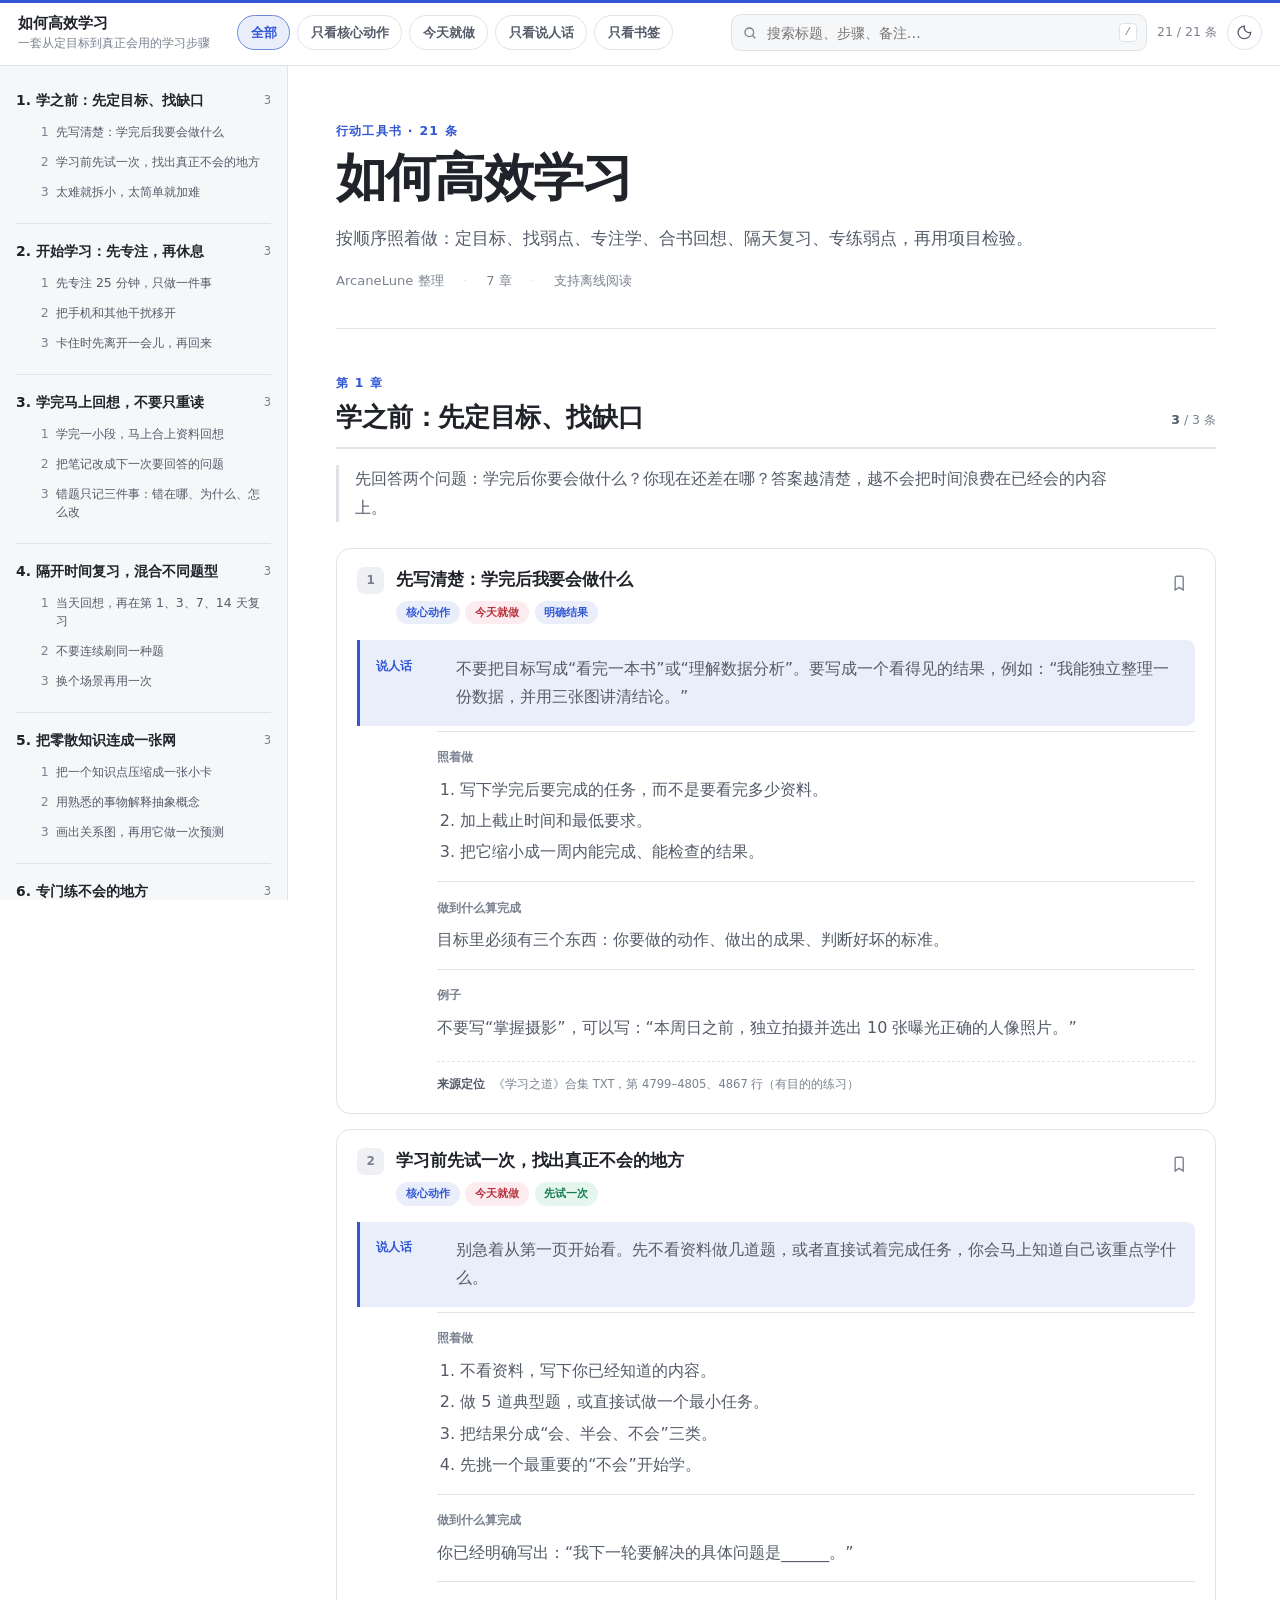
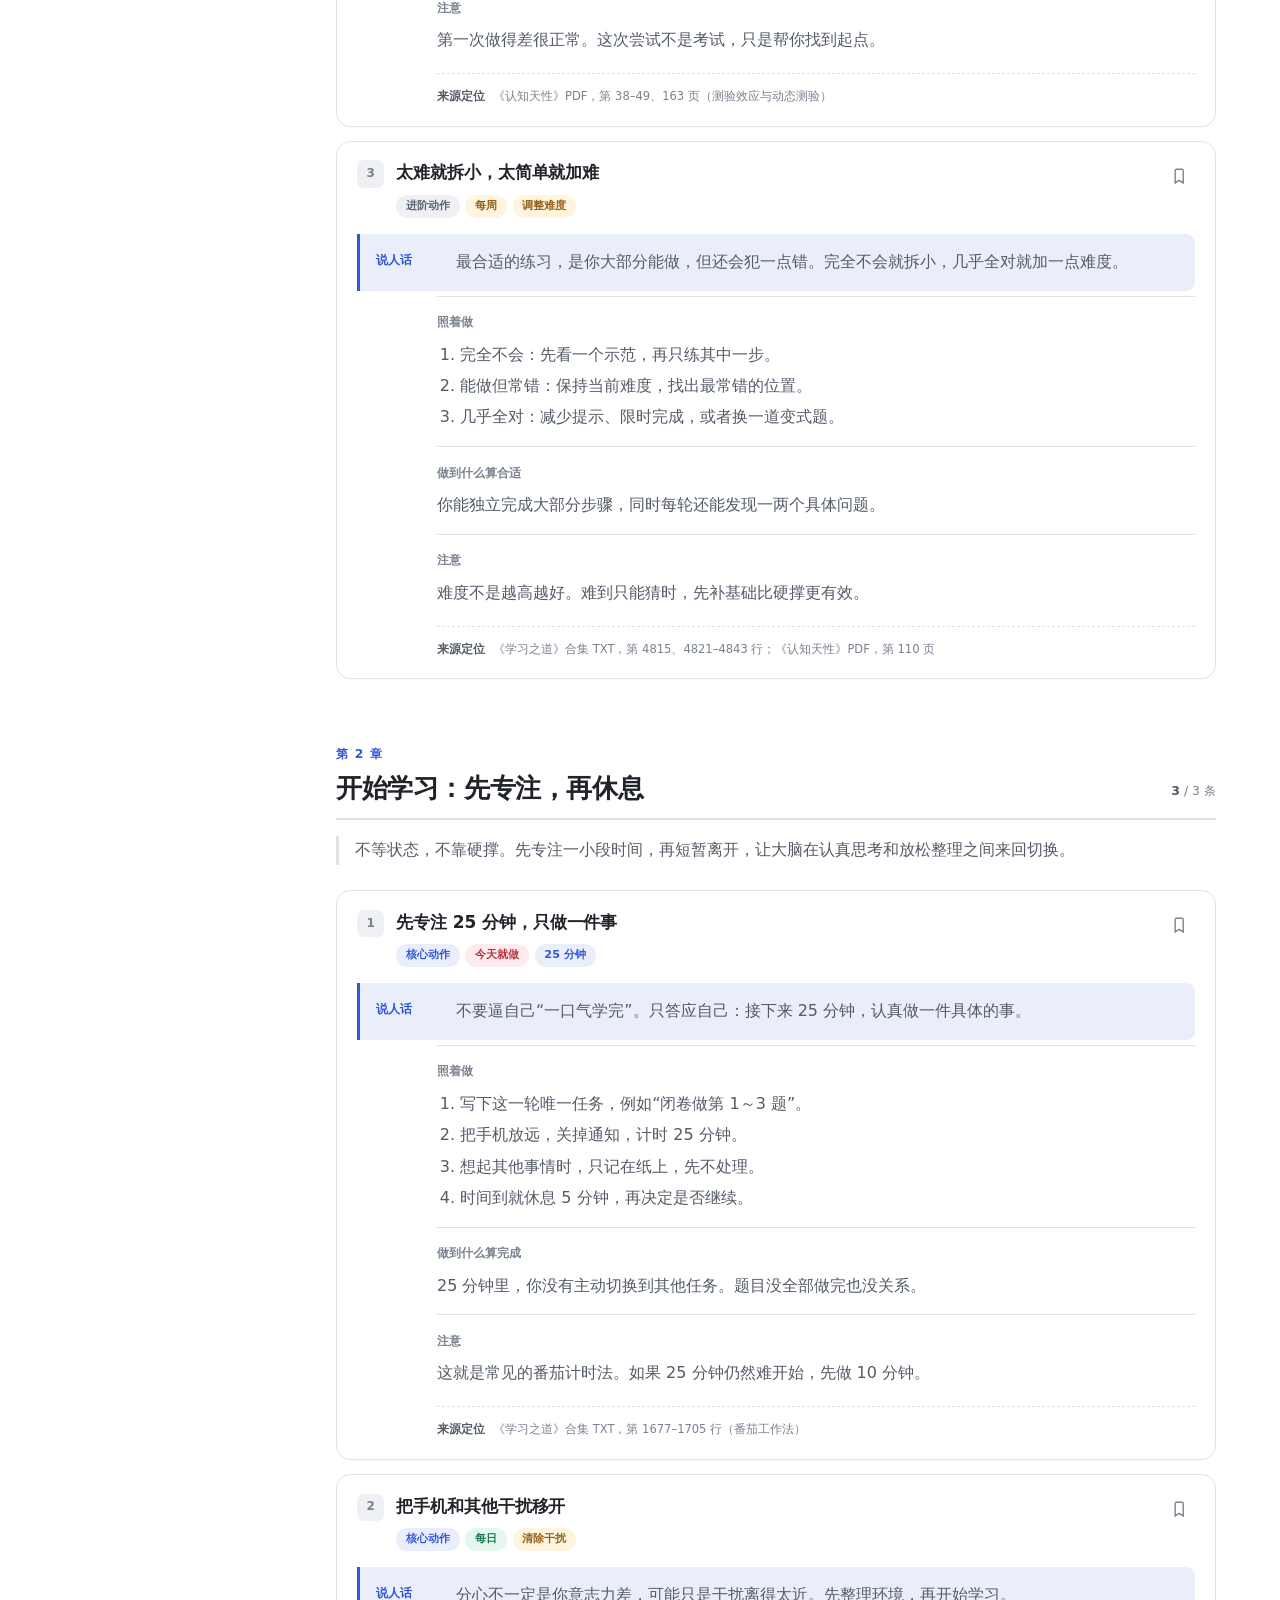
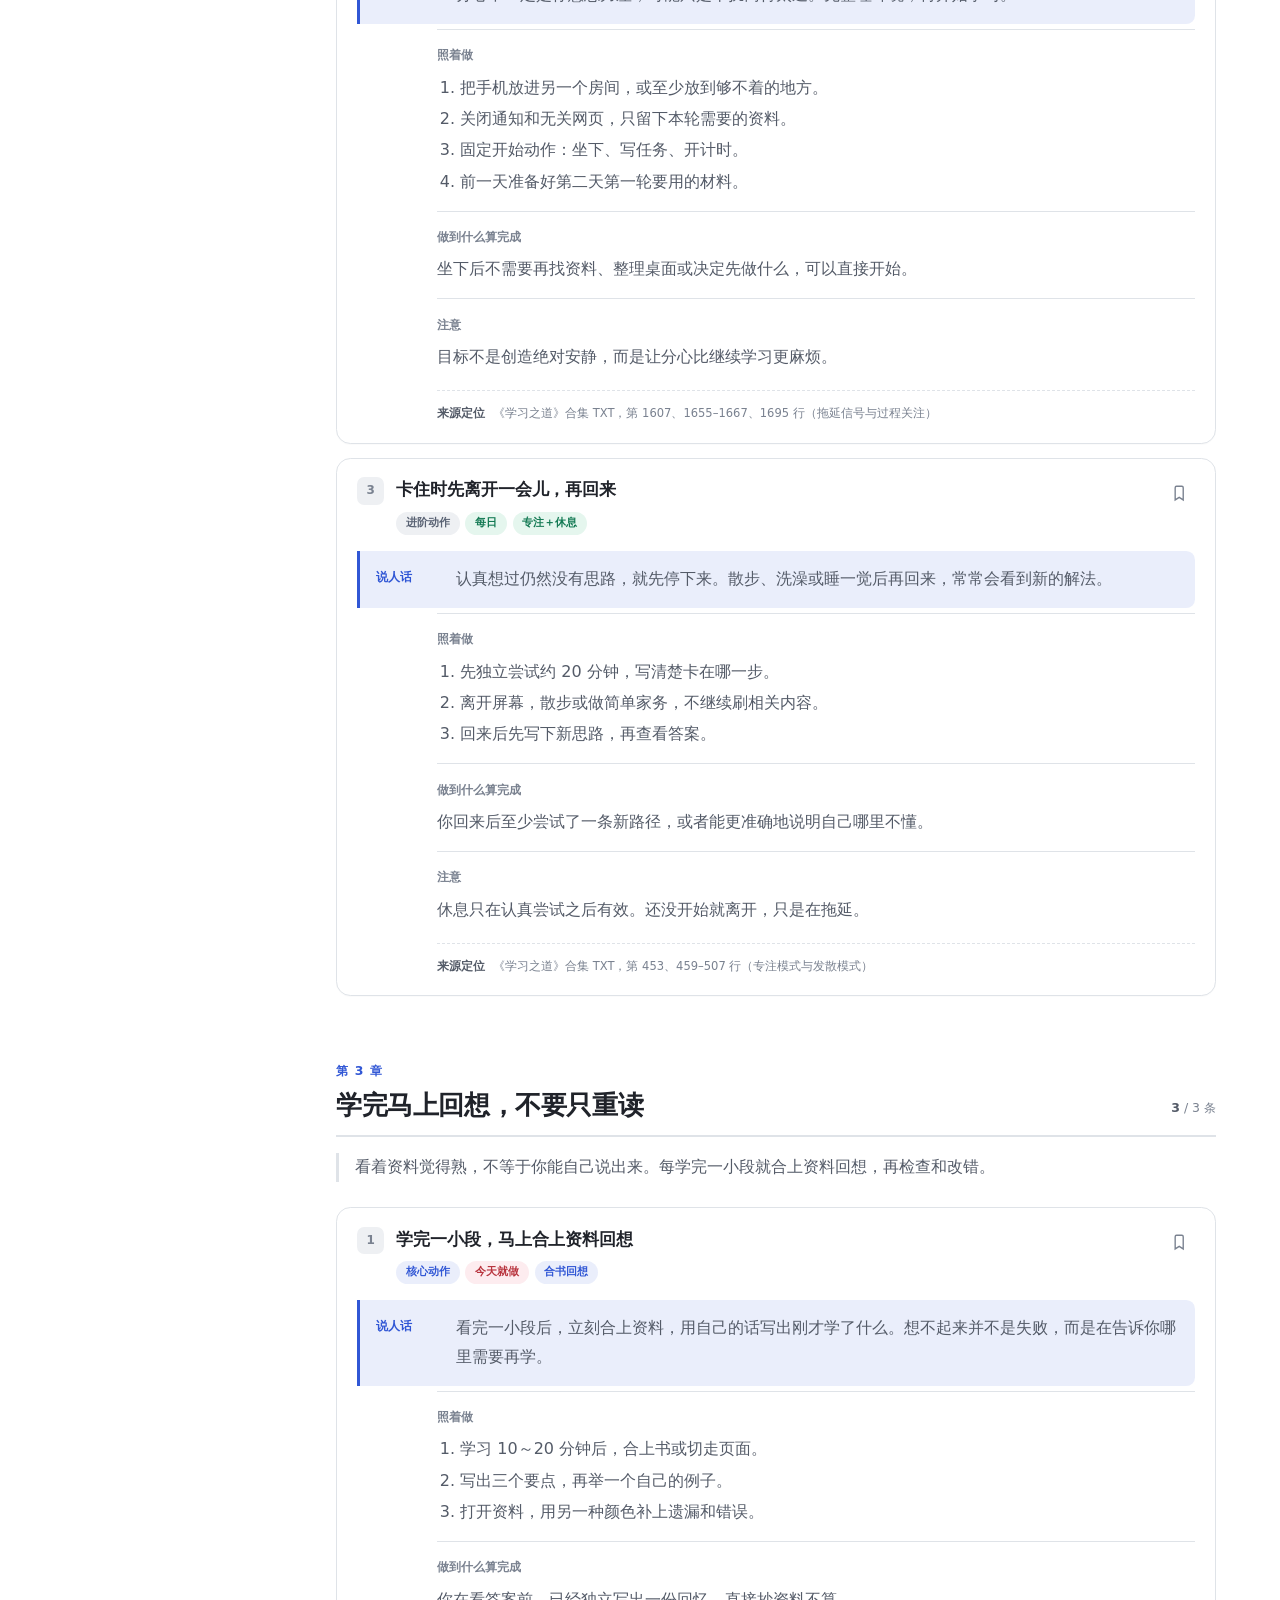
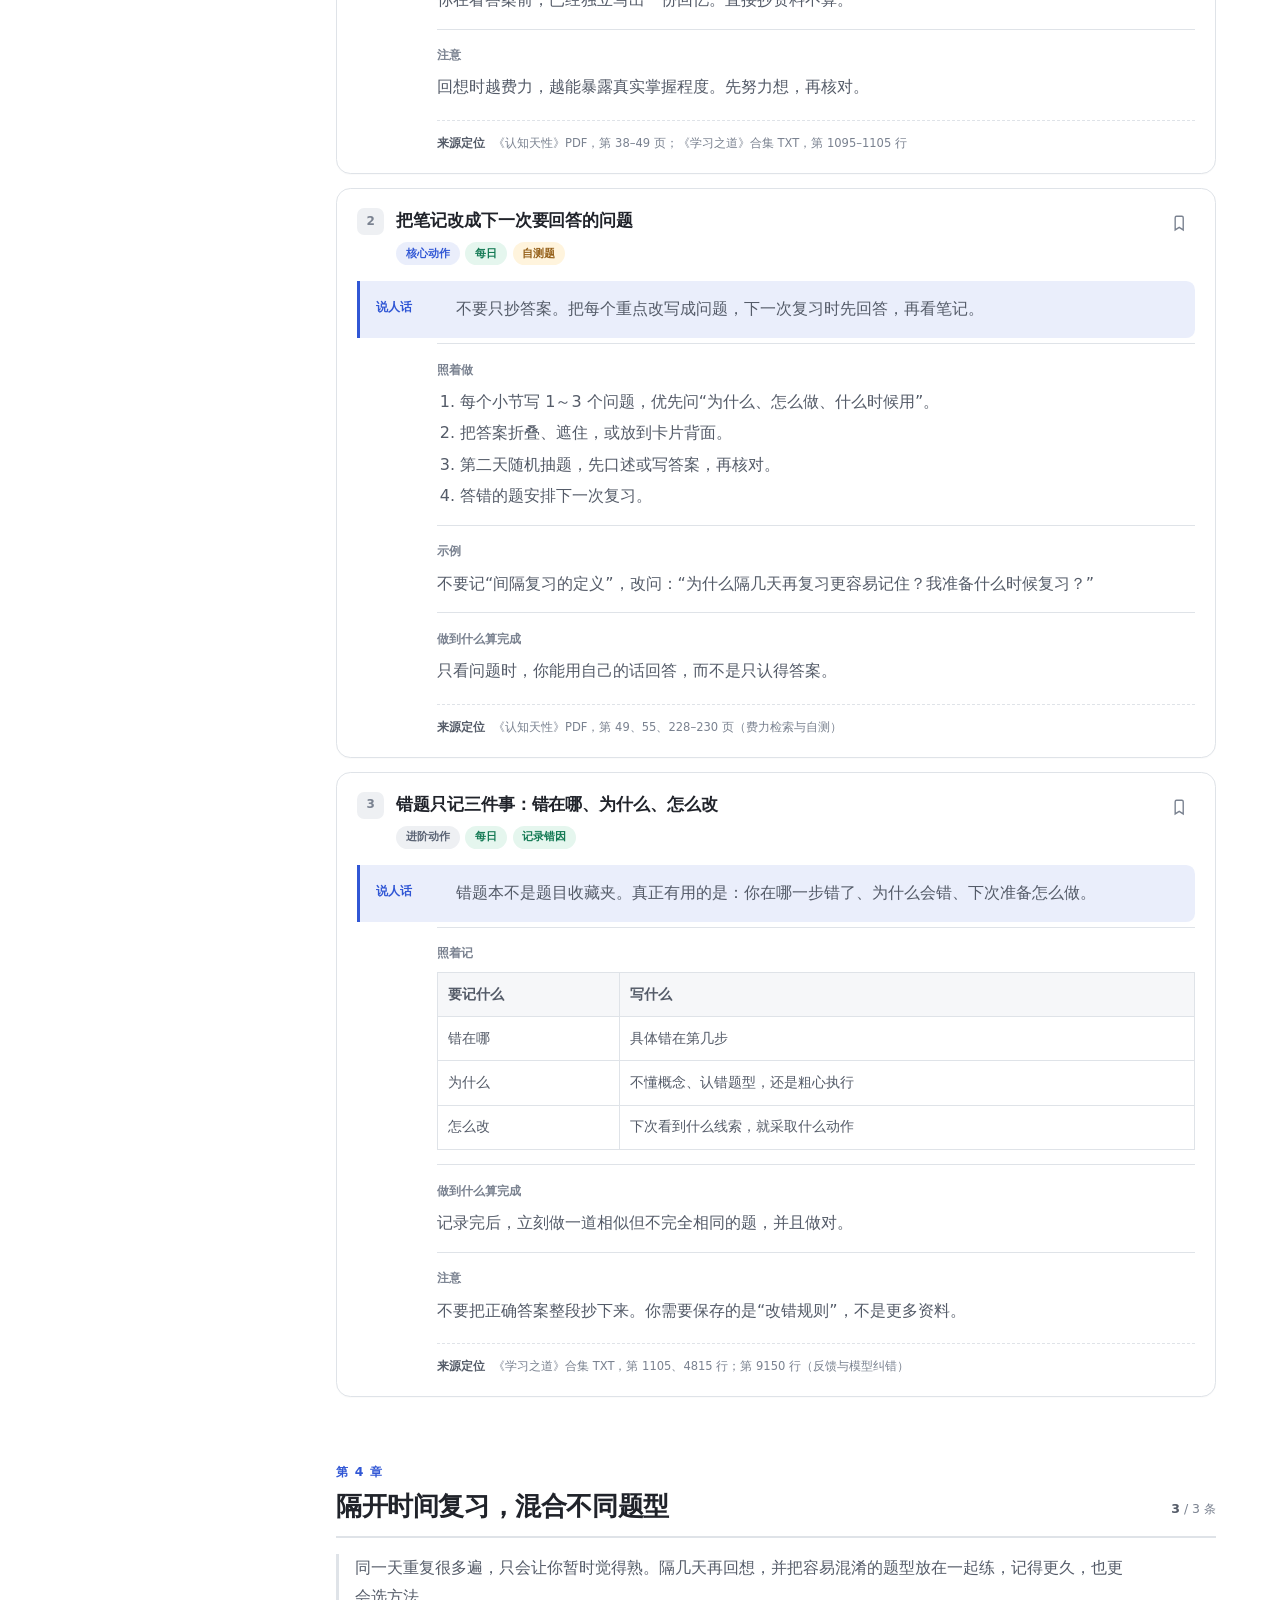
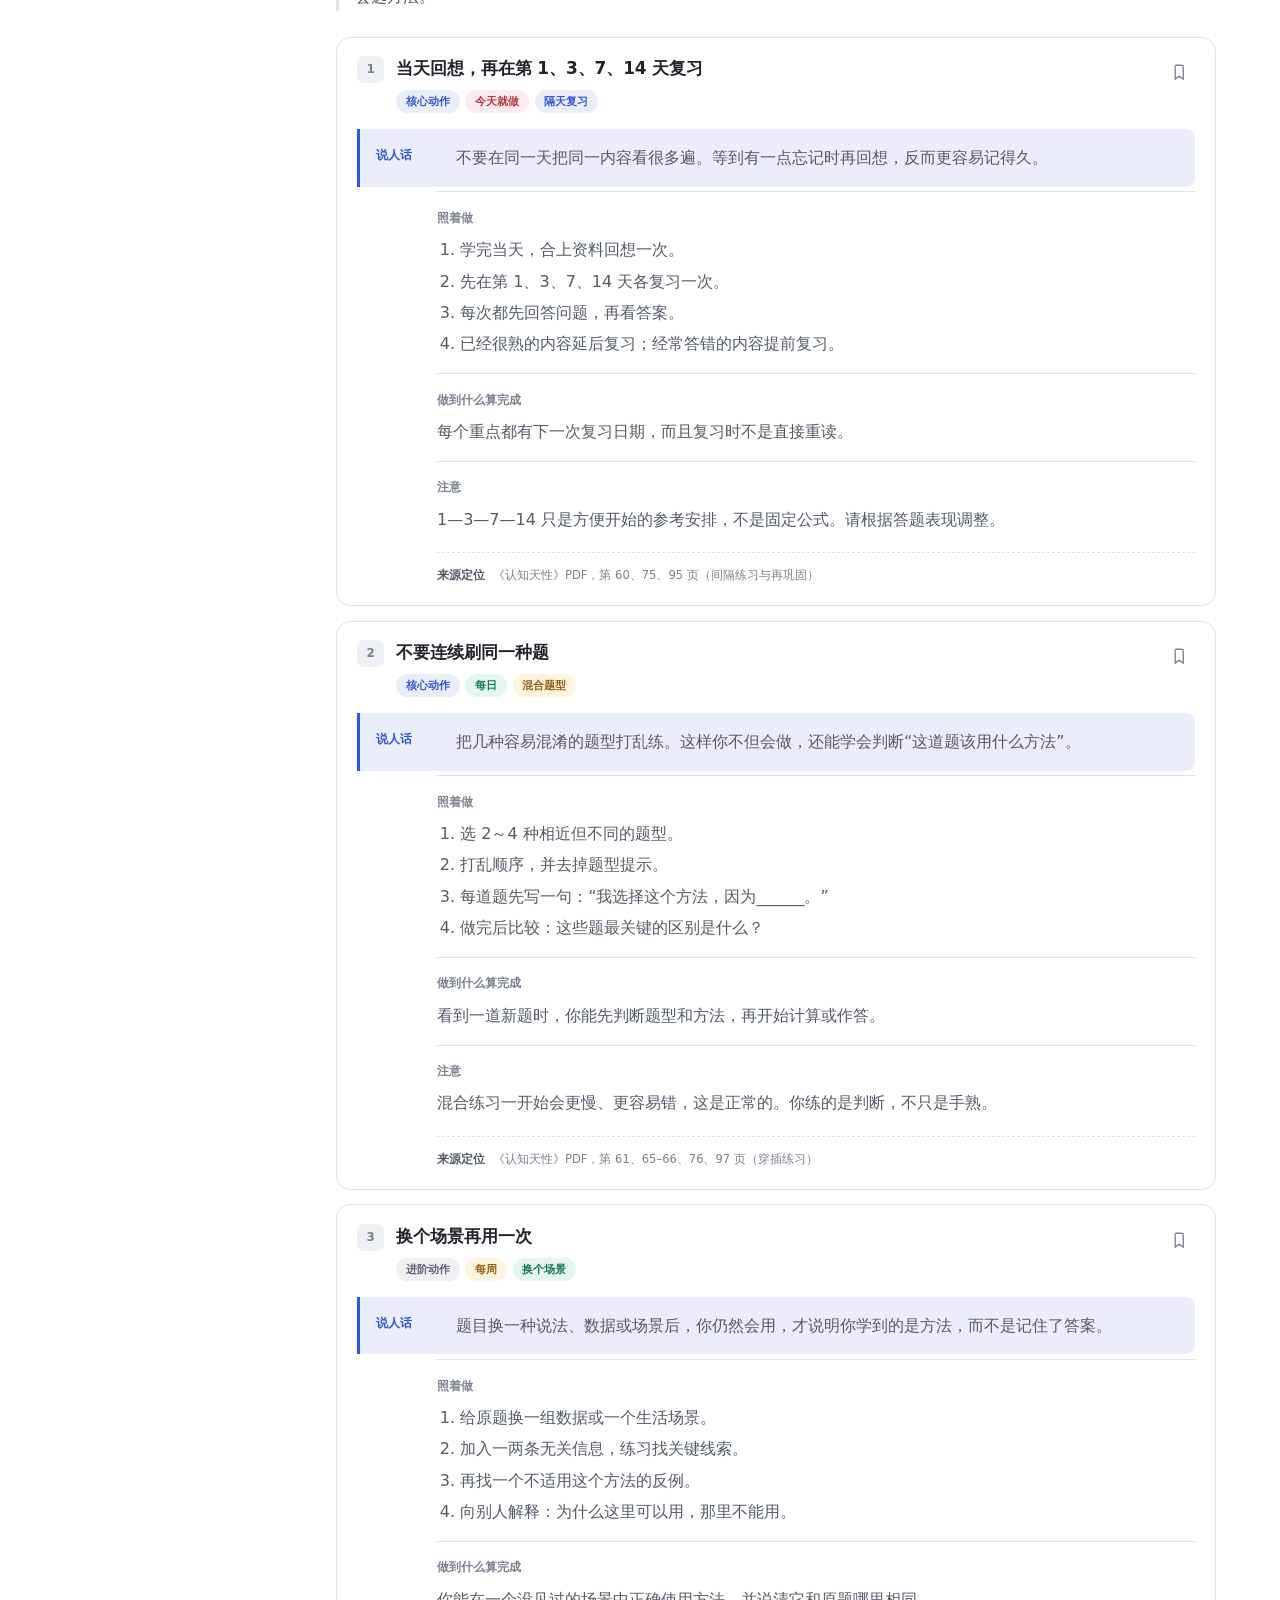
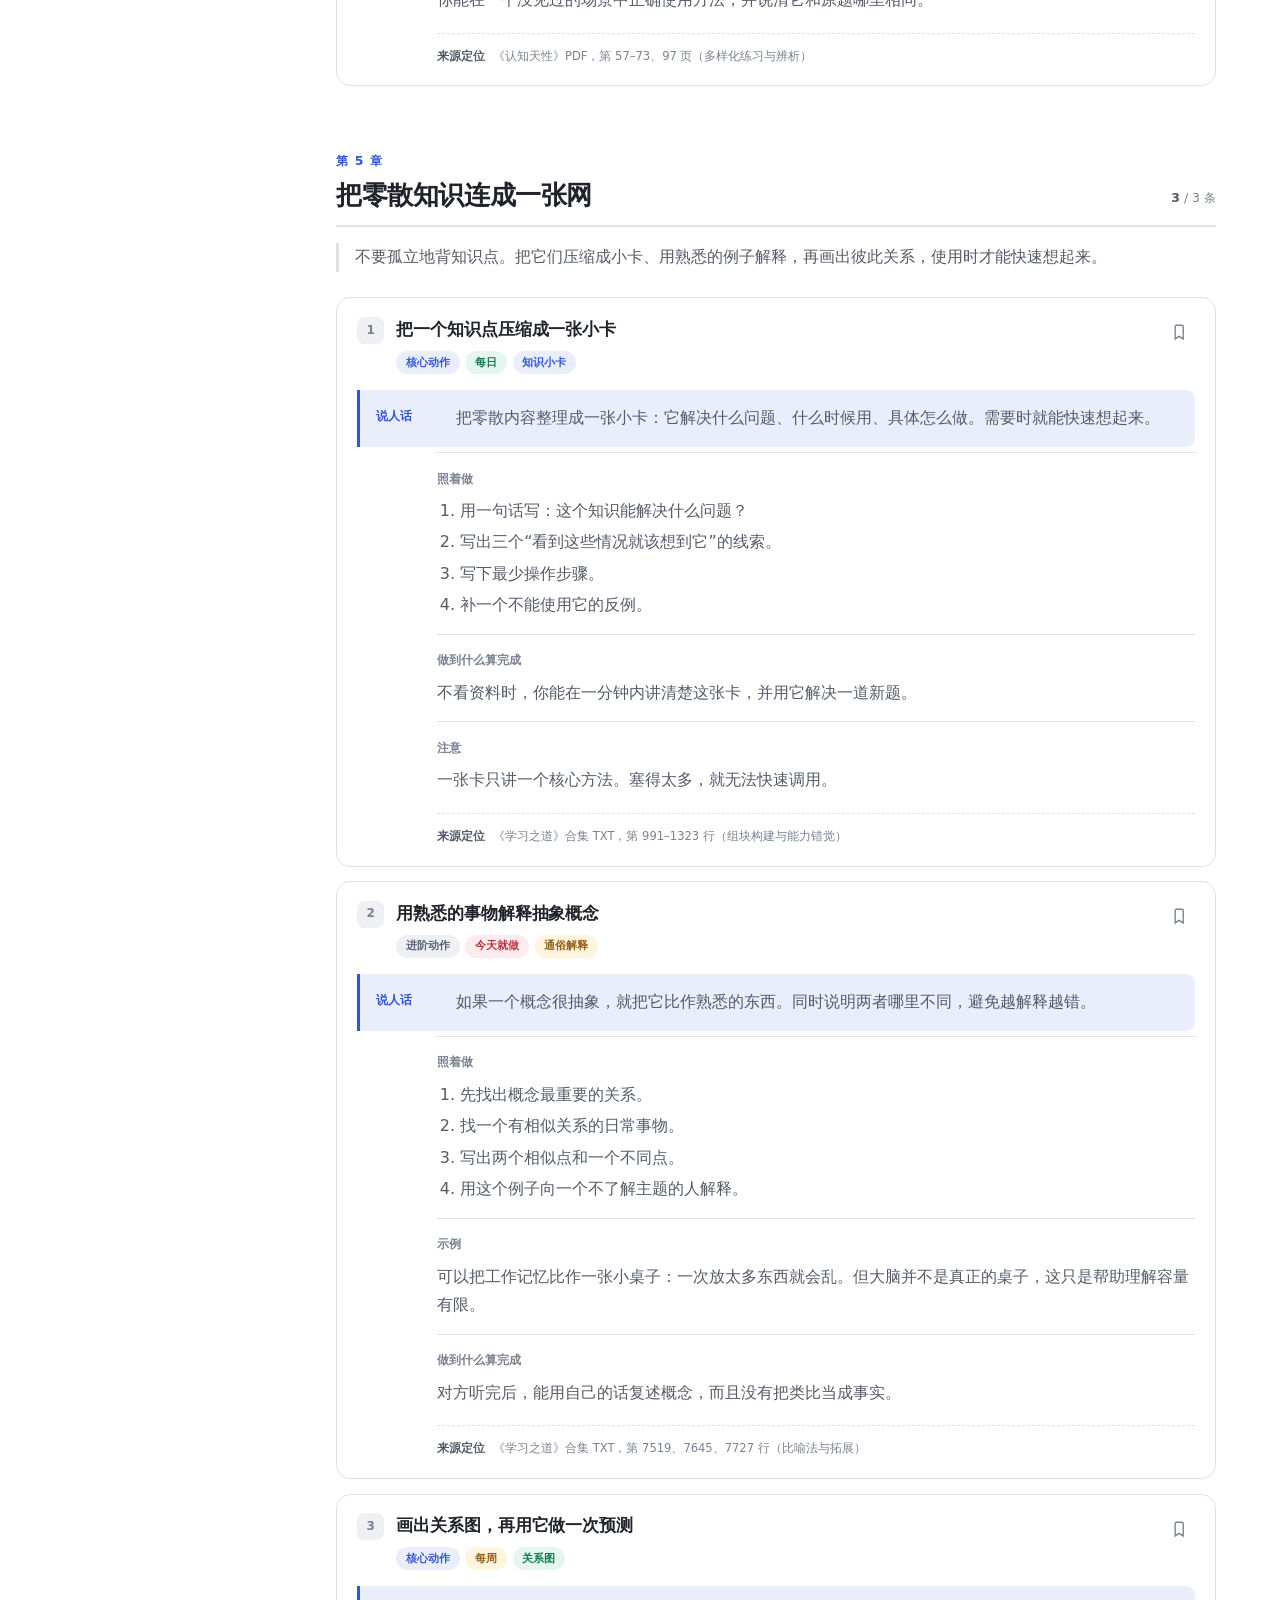
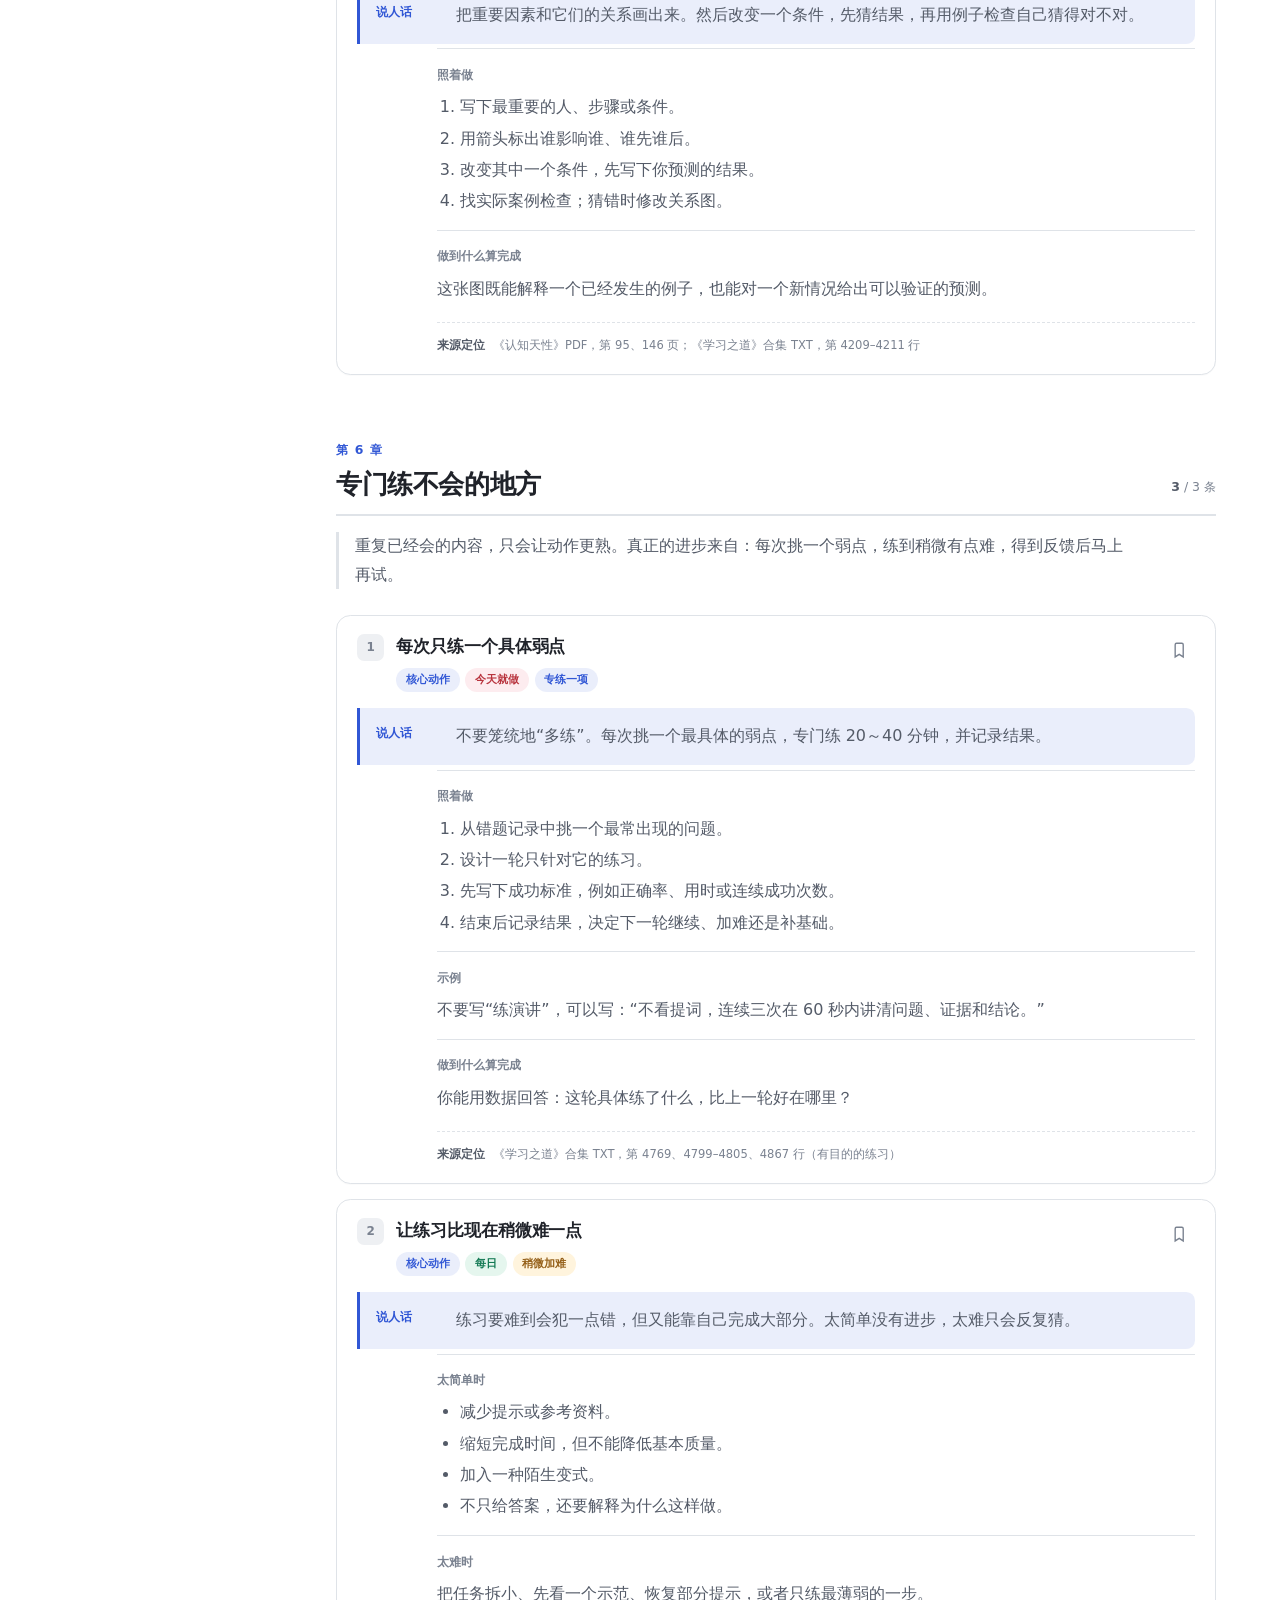
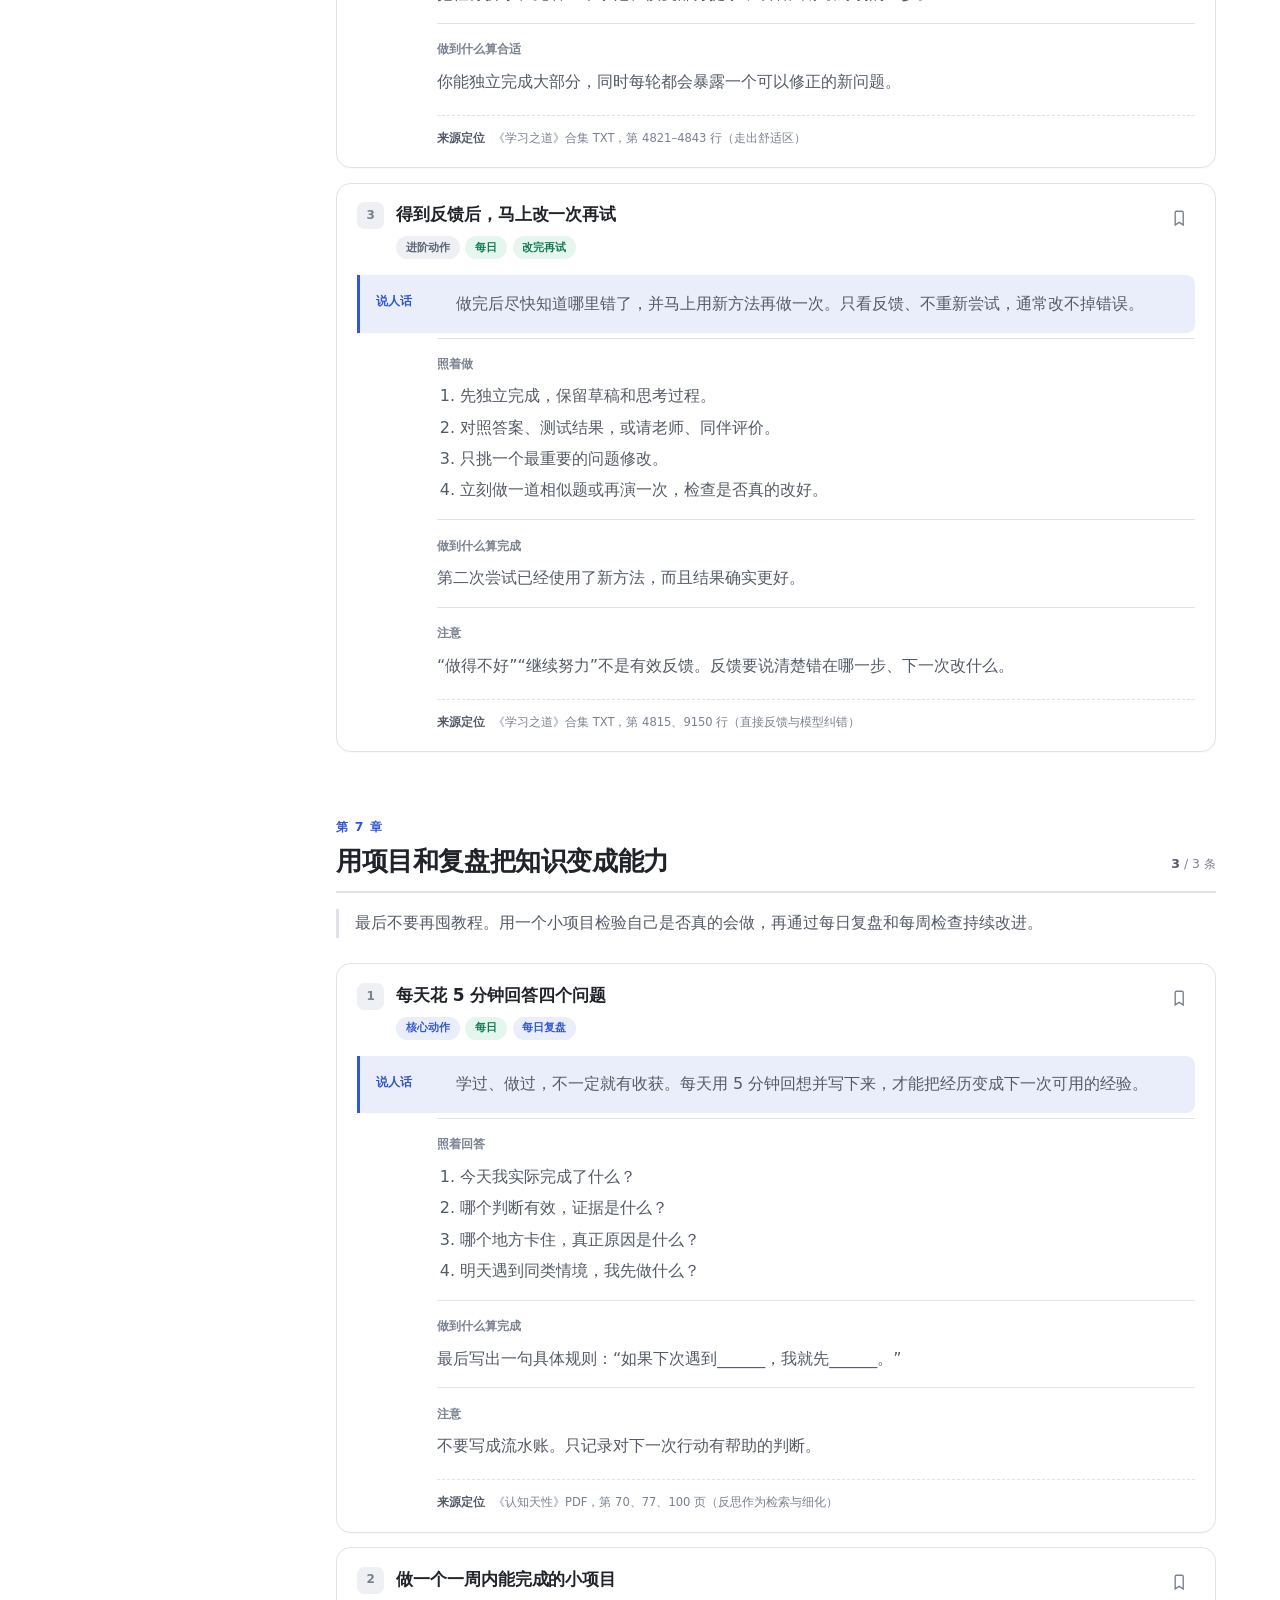
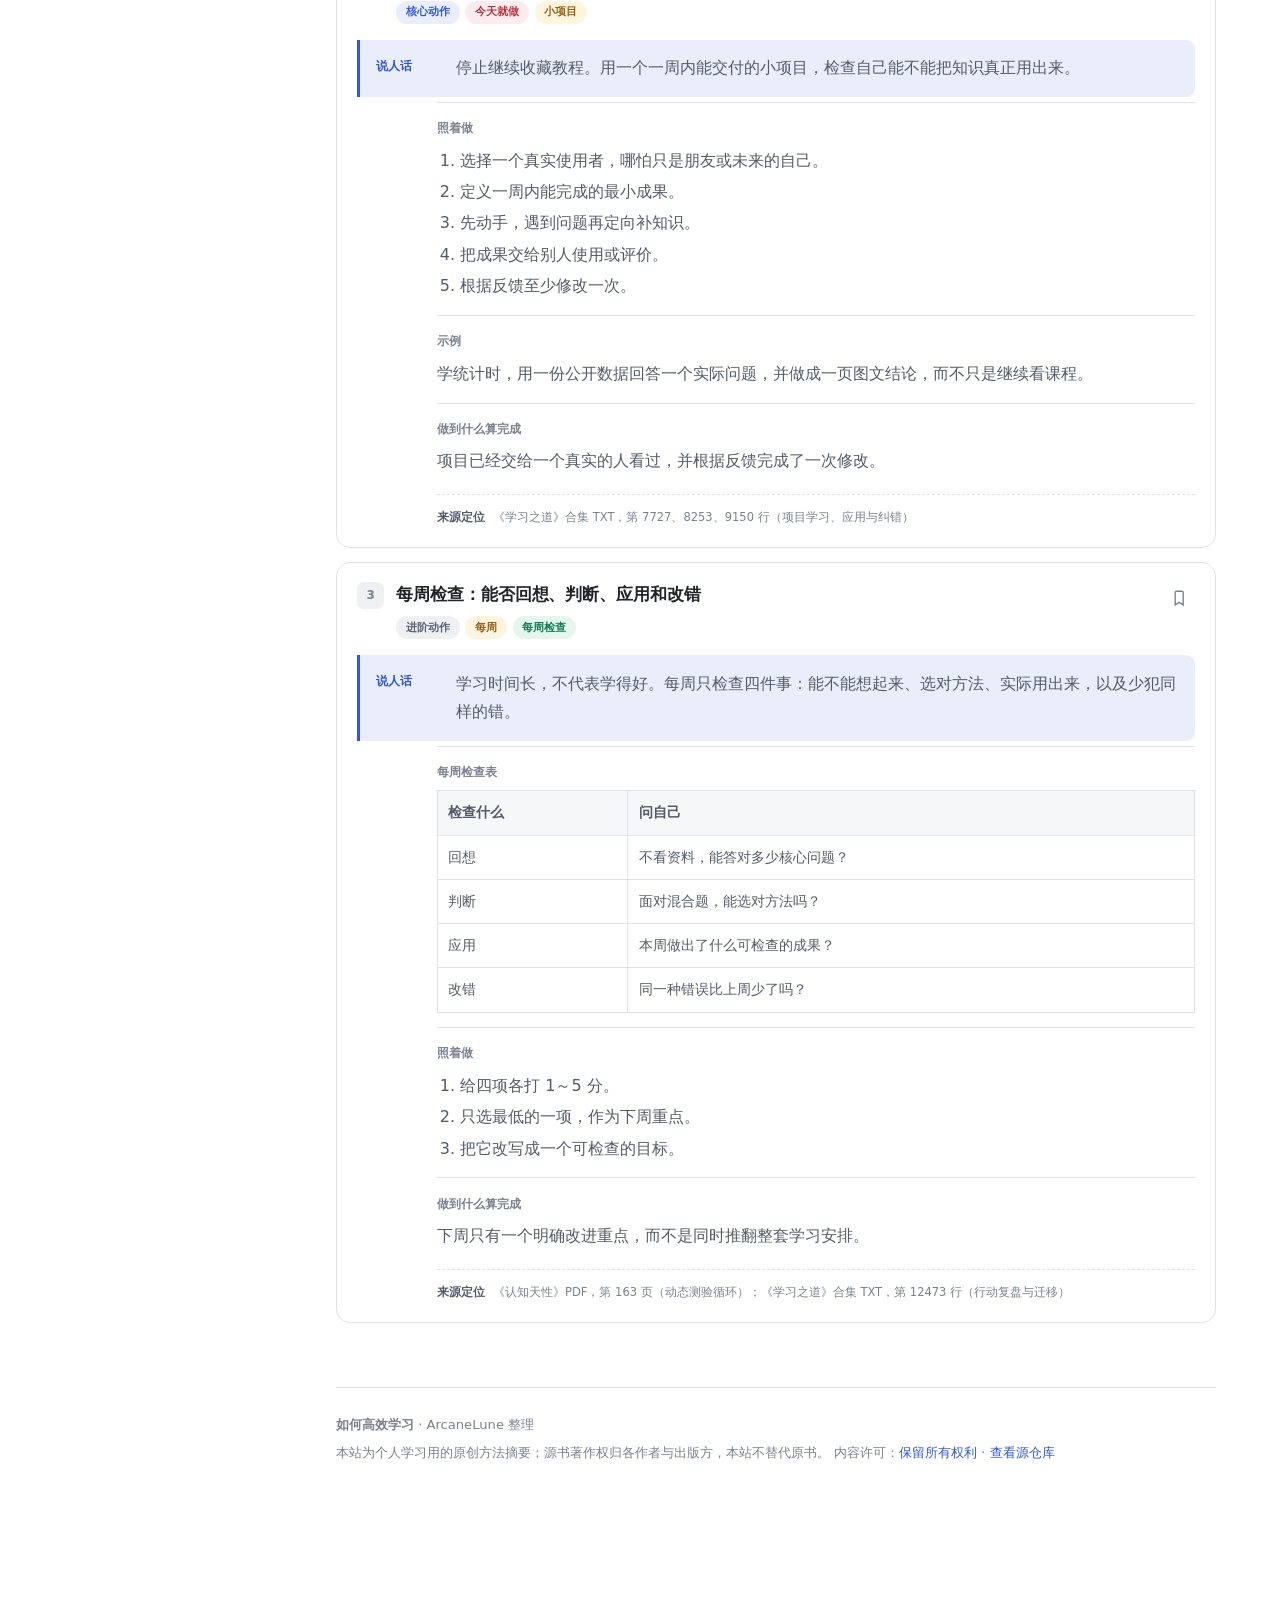
<file: index.html>
<!doctype html>
<html lang="zh-CN">
  <head>
    <meta charset="UTF-8" />
    <meta name="viewport" content="width=device-width, initial-scale=1, viewport-fit=cover" />
    <meta name="color-scheme" content="light dark" />
    <link rel="icon" type="image/svg+xml" href="./favicon.svg" />
    
    <title>如何高效学习 · 在线阅读</title>
    <meta name="description" content="按顺序照着做：定目标、找弱点、专注学、合书回想、隔天复习、专练弱点，再用项目检验。" />
    <meta name="author" content="ArcaneLune 整理" />
    <meta name="theme-color" content="#2563a8" />
    <link rel="canonical" href="https://arcanelune.github.io/learn-smarter/" />
    <meta property="og:type" content="book" />
    <meta property="og:title" content="如何高效学习" />
    <meta property="og:description" content="按顺序照着做：定目标、找弱点、专注学、合书回想、隔天复习、专练弱点，再用项目检验。" />
    <meta property="og:url" content="https://arcanelune.github.io/learn-smarter/" />
    <script type="application/ld+json">{"@context":"https://schema.org","@type":"Book","name":"如何高效学习","description":"按顺序照着做：定目标、找弱点、专注学、合书回想、隔天复习、专练弱点，再用项目检验。","author":{"@type":"Organization","name":"ArcaneLune 整理"},"inLanguage":"zh-CN","url":"https://arcanelune.github.io/learn-smarter/","license":"https://github.com/ArcaneLune/action-book-reader"}</script>
    <style>:root{--brand:#2563a8;--brand-dark:#8fc5ff;--accent:#e07a2f}</style>
    <script>(function(){try{var t=localStorage.getItem('book:learn-smarter:theme');if(t==='dark'||(!t&&matchMedia('(prefers-color-scheme:dark)').matches))document.documentElement.dataset.theme='dark'}catch(e){}})();</script>
    <script type="module" crossorigin src="./assets/index-BccJ0OLc.js"></script>
    <link rel="stylesheet" crossorigin href="./assets/style-DrHMvaFY.css">
  </head>
  <body>
    
    <div class="reading-progress" aria-hidden="true"><i id="progressBar"></i></div>
    <header class="topbar" id="topbar">
      <a class="book-identity" href="#top" aria-label="返回本书顶部"><strong>如何高效学习</strong><span>一套从定目标到真正会用的学习步骤</span></a>
      <select class="chapter-jump" id="chapterJump" aria-label="跳转到章节"><option value="chapter-diagnose">1. 学之前：先定目标、找缺口</option><option value="chapter-focus">2. 开始学习：先专注，再休息</option><option value="chapter-retrieve">3. 学完马上回想，不要只重读</option><option value="chapter-space">4. 隔开时间复习，混合不同题型</option><option value="chapter-model">5. 把零散知识连成一张网</option><option value="chapter-practice">6. 专门练不会的地方</option><option value="chapter-transfer">7. 用项目和复盘把知识变成能力</option></select>
      <div class="toolbar" role="group" aria-label="阅读筛选">
        <button class="filter-button is-active" type="button" data-mode="all" aria-pressed="true">全部</button>
        
    <button class="filter-button" type="button" data-mode="badge" data-filter-key="priority" data-filter-value="core" aria-pressed="false">只看核心动作</button>
    <button class="filter-button" type="button" data-mode="badge" data-filter-key="rhythm" data-filter-value="now" aria-pressed="false">今天就做</button>
        <button class="filter-button" type="button" data-mode="plain" aria-pressed="false">只看说人话</button>
        <button class="filter-button" type="button" data-mode="bookmarks" aria-pressed="false">只看书签</button>
      </div>
      <label class="search-box">
        <svg viewBox="0 0 24 24" aria-hidden="true"><circle cx="11" cy="11" r="6.5"/><path d="m16 16 4 4"/></svg>
        <span class="sr-only">搜索本书</span>
        <input id="searchInput" type="search" autocomplete="off" placeholder="搜索标题、步骤、备注…" />
        <kbd>/</kbd>
      </label>
      <span class="result-count" id="resultCount">21 / 21 条</span>
      <button class="theme-button" id="themeButton" type="button" aria-label="切换明暗主题" title="切换明暗主题">
        <svg viewBox="0 0 24 24" aria-hidden="true"><path d="M12 3a9 9 0 1 0 9 9c-5 2-11-4-9-9Z"/></svg>
      </button>
    </header>
    <div class="continue-wrap" id="continueWrap" hidden><button id="continueButton" type="button">继续上次阅读</button><button id="dismissContinue" type="button" aria-label="关闭继续阅读提示">×</button></div>
    <div class="reader-shell" id="top" data-book-id="learn-smarter">
      <aside class="sidebar" aria-label="全书目录">
    <section class="toc-group" data-toc-chapter="chapter-diagnose">
      <div class="toc-heading"><a href="#chapter-diagnose">1. 学之前：先定目标、找缺口</a><span>3</span></div>
      <div class="toc-entries">
        <a href="#diagnose-outcome" data-toc-entry="diagnose-outcome"><i>1</i><span>先写清楚：学完后我要会做什么</span></a><a href="#diagnose-baseline" data-toc-entry="diagnose-baseline"><i>2</i><span>学习前先试一次，找出真正不会的地方</span></a><a href="#diagnose-ladder" data-toc-entry="diagnose-ladder"><i>3</i><span>太难就拆小，太简单就加难</span></a>
      </div>
    </section>
    <section class="toc-group" data-toc-chapter="chapter-focus">
      <div class="toc-heading"><a href="#chapter-focus">2. 开始学习：先专注，再休息</a><span>3</span></div>
      <div class="toc-entries">
        <a href="#focus-sprint" data-toc-entry="focus-sprint"><i>1</i><span>先专注 25 分钟，只做一件事</span></a><a href="#focus-trigger" data-toc-entry="focus-trigger"><i>2</i><span>把手机和其他干扰移开</span></a><a href="#focus-diffuse" data-toc-entry="focus-diffuse"><i>3</i><span>卡住时先离开一会儿，再回来</span></a>
      </div>
    </section>
    <section class="toc-group" data-toc-chapter="chapter-retrieve">
      <div class="toc-heading"><a href="#chapter-retrieve">3. 学完马上回想，不要只重读</a><span>3</span></div>
      <div class="toc-entries">
        <a href="#retrieve-blank" data-toc-entry="retrieve-blank"><i>1</i><span>学完一小段，马上合上资料回想</span></a><a href="#retrieve-question" data-toc-entry="retrieve-question"><i>2</i><span>把笔记改成下一次要回答的问题</span></a><a href="#retrieve-feedback" data-toc-entry="retrieve-feedback"><i>3</i><span>错题只记三件事：错在哪、为什么、怎么改</span></a>
      </div>
    </section>
    <section class="toc-group" data-toc-chapter="chapter-space">
      <div class="toc-heading"><a href="#chapter-space">4. 隔开时间复习，混合不同题型</a><span>3</span></div>
      <div class="toc-entries">
        <a href="#space-spacing" data-toc-entry="space-spacing"><i>1</i><span>当天回想，再在第 1、3、7、14 天复习</span></a><a href="#space-interleave" data-toc-entry="space-interleave"><i>2</i><span>不要连续刷同一种题</span></a><a href="#space-variation" data-toc-entry="space-variation"><i>3</i><span>换个场景再用一次</span></a>
      </div>
    </section>
    <section class="toc-group" data-toc-chapter="chapter-model">
      <div class="toc-heading"><a href="#chapter-model">5. 把零散知识连成一张网</a><span>3</span></div>
      <div class="toc-entries">
        <a href="#model-chunk" data-toc-entry="model-chunk"><i>1</i><span>把一个知识点压缩成一张小卡</span></a><a href="#model-analogy" data-toc-entry="model-analogy"><i>2</i><span>用熟悉的事物解释抽象概念</span></a><a href="#model-mental-model" data-toc-entry="model-mental-model"><i>3</i><span>画出关系图，再用它做一次预测</span></a>
      </div>
    </section>
    <section class="toc-group" data-toc-chapter="chapter-practice">
      <div class="toc-heading"><a href="#chapter-practice">6. 专门练不会的地方</a><span>3</span></div>
      <div class="toc-entries">
        <a href="#practice-target" data-toc-entry="practice-target"><i>1</i><span>每次只练一个具体弱点</span></a><a href="#practice-stretch" data-toc-entry="practice-stretch"><i>2</i><span>让练习比现在稍微难一点</span></a><a href="#practice-loop" data-toc-entry="practice-loop"><i>3</i><span>得到反馈后，马上改一次再试</span></a>
      </div>
    </section>
    <section class="toc-group" data-toc-chapter="chapter-transfer">
      <div class="toc-heading"><a href="#chapter-transfer">7. 用项目和复盘把知识变成能力</a><span>3</span></div>
      <div class="toc-entries">
        <a href="#transfer-reflect" data-toc-entry="transfer-reflect"><i>1</i><span>每天花 5 分钟回答四个问题</span></a><a href="#transfer-project" data-toc-entry="transfer-project"><i>2</i><span>做一个一周内能完成的小项目</span></a><a href="#transfer-dashboard" data-toc-entry="transfer-dashboard"><i>3</i><span>每周检查：能否回想、判断、应用和改错</span></a>
      </div>
    </section></aside>
      <main class="book-main">
        <header class="book-opening">
          <span class="eyebrow">行动工具书 · 21 条</span>
          <h1>如何高效学习</h1>
          <p>按顺序照着做：定目标、找弱点、专注学、合书回想、隔天复习、专练弱点，再用项目检验。</p>
          <div class="opening-meta"><span>ArcaneLune 整理</span><span>7 章</span><span>支持离线阅读</span></div>
        </header>
        <noscript><p class="noscript">正文可以直接阅读；搜索、筛选、书签和阅读进度需要启用 JavaScript。</p></noscript>
        
    <section class="book-chapter" id="chapter-diagnose" data-chapter-id="diagnose">
      <header class="chapter-heading">
        <div><span class="chapter-kicker">第 1 章</span><h2>学之前：先定目标、找缺口</h2></div>
        <span class="chapter-count"><b class="chapter-visible">3</b> / 3 条</span>
      </header>
      <p class="chapter-intro">先回答两个问题：学完后你要会做什么？你现在还差在哪？答案越清楚，越不会把时间浪费在已经会的内容上。</p>
      <div class="entry-list">
  <article class="entry-card" id="diagnose-outcome"
    data-entry-id="diagnose-outcome" data-entry-index="0"
    data-badges="{&quot;priority&quot;:&quot;core&quot;,&quot;rhythm&quot;:&quot;now&quot;,&quot;method&quot;:&quot;outcome&quot;}">
    <header class="entry-head">
      <span class="entry-number" aria-hidden="true">1</span>
      <div class="entry-title-wrap">
        <div class="entry-title-line">
          <h3>先写清楚：学完后我要会做什么</h3>
          <a class="anchor-link" href="#diagnose-outcome" aria-label="复制或打开“先写清楚：学完后我要会做什么”的直达链接">#</a>
        </div>
        <div class="badges"><span class="badge badge--brand" title="优先级">核心动作</span><span class="badge badge--danger" title="节奏">今天就做</span><span class="badge badge--brand" title="方法">明确结果</span></div>
      </div>
      <button class="bookmark-button" type="button" aria-label="收藏“先写清楚：学完后我要会做什么”" aria-pressed="false" title="收藏">
        <svg viewBox="0 0 24 24" aria-hidden="true"><path d="M6.75 4.75A1.75 1.75 0 0 1 8.5 3h7A1.75 1.75 0 0 1 17.25 4.75v16L12 17.4l-5.25 3.35v-16Z"/></svg>
      </button>
    </header>
    <div class="plain-language"><span class="plain-label">说人话</span><div class="prose"><p>不要把目标写成“看完一本书”或“理解数据分析”。要写成一个看得见的结果，例如：“我能独立整理一份数据，并用三张图讲清结论。”</p>
</div></div>
    <div class="entry-details">
    <section class="field-block">
      <h4>照着做</h4>
      <div class="prose"><ol>
<li>写下学完后要完成的任务，而不是要看完多少资料。</li>
<li>加上截止时间和最低要求。</li>
<li>把它缩小成一周内能完成、能检查的结果。</li>
</ol>
</div>
    </section>
    <section class="field-block">
      <h4>做到什么算完成</h4>
      <div class="prose"><p>目标里必须有三个东西：你要做的动作、做出的成果、判断好坏的标准。</p>
</div>
    </section>
    <section class="field-block">
      <h4>例子</h4>
      <div class="prose"><p>不要写“掌握摄影”，可以写：“本周日之前，独立拍摄并选出 10 张曝光正确的人像照片。”</p>
</div>
    </section><div class="entry-source"><span>来源定位</span>《学习之道》合集 TXT，第 4799–4805、4867 行（有目的的练习）</div></div>
  </article>
  <article class="entry-card" id="diagnose-baseline"
    data-entry-id="diagnose-baseline" data-entry-index="1"
    data-badges="{&quot;priority&quot;:&quot;core&quot;,&quot;rhythm&quot;:&quot;now&quot;,&quot;method&quot;:&quot;baseline&quot;}">
    <header class="entry-head">
      <span class="entry-number" aria-hidden="true">2</span>
      <div class="entry-title-wrap">
        <div class="entry-title-line">
          <h3>学习前先试一次，找出真正不会的地方</h3>
          <a class="anchor-link" href="#diagnose-baseline" aria-label="复制或打开“学习前先试一次，找出真正不会的地方”的直达链接">#</a>
        </div>
        <div class="badges"><span class="badge badge--brand" title="优先级">核心动作</span><span class="badge badge--danger" title="节奏">今天就做</span><span class="badge badge--success" title="方法">先试一次</span></div>
      </div>
      <button class="bookmark-button" type="button" aria-label="收藏“学习前先试一次，找出真正不会的地方”" aria-pressed="false" title="收藏">
        <svg viewBox="0 0 24 24" aria-hidden="true"><path d="M6.75 4.75A1.75 1.75 0 0 1 8.5 3h7A1.75 1.75 0 0 1 17.25 4.75v16L12 17.4l-5.25 3.35v-16Z"/></svg>
      </button>
    </header>
    <div class="plain-language"><span class="plain-label">说人话</span><div class="prose"><p>别急着从第一页开始看。先不看资料做几道题，或者直接试着完成任务，你会马上知道自己该重点学什么。</p>
</div></div>
    <div class="entry-details">
    <section class="field-block">
      <h4>照着做</h4>
      <div class="prose"><ol>
<li>不看资料，写下你已经知道的内容。</li>
<li>做 5 道典型题，或直接试做一个最小任务。</li>
<li>把结果分成“会、半会、不会”三类。</li>
<li>先挑一个最重要的“不会”开始学。</li>
</ol>
</div>
    </section>
    <section class="field-block">
      <h4>做到什么算完成</h4>
      <div class="prose"><p>你已经明确写出：“我下一轮要解决的具体问题是______。”</p>
</div>
    </section>
    <section class="field-block">
      <h4>注意</h4>
      <div class="prose"><p>第一次做得差很正常。这次尝试不是考试，只是帮你找到起点。</p>
</div>
    </section><div class="entry-source"><span>来源定位</span>《认知天性》PDF，第 38–49、163 页（测验效应与动态测验）</div></div>
  </article>
  <article class="entry-card" id="diagnose-ladder"
    data-entry-id="diagnose-ladder" data-entry-index="2"
    data-badges="{&quot;priority&quot;:&quot;deepen&quot;,&quot;rhythm&quot;:&quot;weekly&quot;,&quot;method&quot;:&quot;ladder&quot;}">
    <header class="entry-head">
      <span class="entry-number" aria-hidden="true">3</span>
      <div class="entry-title-wrap">
        <div class="entry-title-line">
          <h3>太难就拆小，太简单就加难</h3>
          <a class="anchor-link" href="#diagnose-ladder" aria-label="复制或打开“太难就拆小，太简单就加难”的直达链接">#</a>
        </div>
        <div class="badges"><span class="badge badge--neutral" title="优先级">进阶动作</span><span class="badge badge--warning" title="节奏">每周</span><span class="badge badge--warning" title="方法">调整难度</span></div>
      </div>
      <button class="bookmark-button" type="button" aria-label="收藏“太难就拆小，太简单就加难”" aria-pressed="false" title="收藏">
        <svg viewBox="0 0 24 24" aria-hidden="true"><path d="M6.75 4.75A1.75 1.75 0 0 1 8.5 3h7A1.75 1.75 0 0 1 17.25 4.75v16L12 17.4l-5.25 3.35v-16Z"/></svg>
      </button>
    </header>
    <div class="plain-language"><span class="plain-label">说人话</span><div class="prose"><p>最合适的练习，是你大部分能做，但还会犯一点错。完全不会就拆小，几乎全对就加一点难度。</p>
</div></div>
    <div class="entry-details">
    <section class="field-block">
      <h4>照着做</h4>
      <div class="prose"><ol>
<li>完全不会：先看一个示范，再只练其中一步。</li>
<li>能做但常错：保持当前难度，找出最常错的位置。</li>
<li>几乎全对：减少提示、限时完成，或者换一道变式题。</li>
</ol>
</div>
    </section>
    <section class="field-block">
      <h4>做到什么算合适</h4>
      <div class="prose"><p>你能独立完成大部分步骤，同时每轮还能发现一两个具体问题。</p>
</div>
    </section>
    <section class="field-block">
      <h4>注意</h4>
      <div class="prose"><p>难度不是越高越好。难到只能猜时，先补基础比硬撑更有效。</p>
</div>
    </section><div class="entry-source"><span>来源定位</span>《学习之道》合集 TXT，第 4815、4821–4843 行；《认知天性》PDF，第 110 页</div></div>
  </article></div>
    </section>
    <section class="book-chapter" id="chapter-focus" data-chapter-id="focus">
      <header class="chapter-heading">
        <div><span class="chapter-kicker">第 2 章</span><h2>开始学习：先专注，再休息</h2></div>
        <span class="chapter-count"><b class="chapter-visible">3</b> / 3 条</span>
      </header>
      <p class="chapter-intro">不等状态，不靠硬撑。先专注一小段时间，再短暂离开，让大脑在认真思考和放松整理之间来回切换。</p>
      <div class="entry-list">
  <article class="entry-card" id="focus-sprint"
    data-entry-id="focus-sprint" data-entry-index="3"
    data-badges="{&quot;priority&quot;:&quot;core&quot;,&quot;rhythm&quot;:&quot;now&quot;,&quot;method&quot;:&quot;sprint&quot;}">
    <header class="entry-head">
      <span class="entry-number" aria-hidden="true">1</span>
      <div class="entry-title-wrap">
        <div class="entry-title-line">
          <h3>先专注 25 分钟，只做一件事</h3>
          <a class="anchor-link" href="#focus-sprint" aria-label="复制或打开“先专注 25 分钟，只做一件事”的直达链接">#</a>
        </div>
        <div class="badges"><span class="badge badge--brand" title="优先级">核心动作</span><span class="badge badge--danger" title="节奏">今天就做</span><span class="badge badge--brand" title="方法">25 分钟</span></div>
      </div>
      <button class="bookmark-button" type="button" aria-label="收藏“先专注 25 分钟，只做一件事”" aria-pressed="false" title="收藏">
        <svg viewBox="0 0 24 24" aria-hidden="true"><path d="M6.75 4.75A1.75 1.75 0 0 1 8.5 3h7A1.75 1.75 0 0 1 17.25 4.75v16L12 17.4l-5.25 3.35v-16Z"/></svg>
      </button>
    </header>
    <div class="plain-language"><span class="plain-label">说人话</span><div class="prose"><p>不要逼自己“一口气学完”。只答应自己：接下来 25 分钟，认真做一件具体的事。</p>
</div></div>
    <div class="entry-details">
    <section class="field-block">
      <h4>照着做</h4>
      <div class="prose"><ol>
<li>写下这一轮唯一任务，例如“闭卷做第 1～3 题”。</li>
<li>把手机放远，关掉通知，计时 25 分钟。</li>
<li>想起其他事情时，只记在纸上，先不处理。</li>
<li>时间到就休息 5 分钟，再决定是否继续。</li>
</ol>
</div>
    </section>
    <section class="field-block">
      <h4>做到什么算完成</h4>
      <div class="prose"><p>25 分钟里，你没有主动切换到其他任务。题目没全部做完也没关系。</p>
</div>
    </section>
    <section class="field-block">
      <h4>注意</h4>
      <div class="prose"><p>这就是常见的番茄计时法。如果 25 分钟仍然难开始，先做 10 分钟。</p>
</div>
    </section><div class="entry-source"><span>来源定位</span>《学习之道》合集 TXT，第 1677–1705 行（番茄工作法）</div></div>
  </article>
  <article class="entry-card" id="focus-trigger"
    data-entry-id="focus-trigger" data-entry-index="4"
    data-badges="{&quot;priority&quot;:&quot;core&quot;,&quot;rhythm&quot;:&quot;daily&quot;,&quot;method&quot;:&quot;trigger&quot;}">
    <header class="entry-head">
      <span class="entry-number" aria-hidden="true">2</span>
      <div class="entry-title-wrap">
        <div class="entry-title-line">
          <h3>把手机和其他干扰移开</h3>
          <a class="anchor-link" href="#focus-trigger" aria-label="复制或打开“把手机和其他干扰移开”的直达链接">#</a>
        </div>
        <div class="badges"><span class="badge badge--brand" title="优先级">核心动作</span><span class="badge badge--success" title="节奏">每日</span><span class="badge badge--warning" title="方法">清除干扰</span></div>
      </div>
      <button class="bookmark-button" type="button" aria-label="收藏“把手机和其他干扰移开”" aria-pressed="false" title="收藏">
        <svg viewBox="0 0 24 24" aria-hidden="true"><path d="M6.75 4.75A1.75 1.75 0 0 1 8.5 3h7A1.75 1.75 0 0 1 17.25 4.75v16L12 17.4l-5.25 3.35v-16Z"/></svg>
      </button>
    </header>
    <div class="plain-language"><span class="plain-label">说人话</span><div class="prose"><p>分心不一定是你意志力差，可能只是干扰离得太近。先整理环境，再开始学习。</p>
</div></div>
    <div class="entry-details">
    <section class="field-block">
      <h4>照着做</h4>
      <div class="prose"><ol>
<li>把手机放进另一个房间，或至少放到够不着的地方。</li>
<li>关闭通知和无关网页，只留下本轮需要的资料。</li>
<li>固定开始动作：坐下、写任务、开计时。</li>
<li>前一天准备好第二天第一轮要用的材料。</li>
</ol>
</div>
    </section>
    <section class="field-block">
      <h4>做到什么算完成</h4>
      <div class="prose"><p>坐下后不需要再找资料、整理桌面或决定先做什么，可以直接开始。</p>
</div>
    </section>
    <section class="field-block">
      <h4>注意</h4>
      <div class="prose"><p>目标不是创造绝对安静，而是让分心比继续学习更麻烦。</p>
</div>
    </section><div class="entry-source"><span>来源定位</span>《学习之道》合集 TXT，第 1607、1655–1667、1695 行（拖延信号与过程关注）</div></div>
  </article>
  <article class="entry-card" id="focus-diffuse"
    data-entry-id="focus-diffuse" data-entry-index="5"
    data-badges="{&quot;priority&quot;:&quot;deepen&quot;,&quot;rhythm&quot;:&quot;daily&quot;,&quot;method&quot;:&quot;diffuse&quot;}">
    <header class="entry-head">
      <span class="entry-number" aria-hidden="true">3</span>
      <div class="entry-title-wrap">
        <div class="entry-title-line">
          <h3>卡住时先离开一会儿，再回来</h3>
          <a class="anchor-link" href="#focus-diffuse" aria-label="复制或打开“卡住时先离开一会儿，再回来”的直达链接">#</a>
        </div>
        <div class="badges"><span class="badge badge--neutral" title="优先级">进阶动作</span><span class="badge badge--success" title="节奏">每日</span><span class="badge badge--success" title="方法">专注＋休息</span></div>
      </div>
      <button class="bookmark-button" type="button" aria-label="收藏“卡住时先离开一会儿，再回来”" aria-pressed="false" title="收藏">
        <svg viewBox="0 0 24 24" aria-hidden="true"><path d="M6.75 4.75A1.75 1.75 0 0 1 8.5 3h7A1.75 1.75 0 0 1 17.25 4.75v16L12 17.4l-5.25 3.35v-16Z"/></svg>
      </button>
    </header>
    <div class="plain-language"><span class="plain-label">说人话</span><div class="prose"><p>认真想过仍然没有思路，就先停下来。散步、洗澡或睡一觉后再回来，常常会看到新的解法。</p>
</div></div>
    <div class="entry-details">
    <section class="field-block">
      <h4>照着做</h4>
      <div class="prose"><ol>
<li>先独立尝试约 20 分钟，写清楚卡在哪一步。</li>
<li>离开屏幕，散步或做简单家务，不继续刷相关内容。</li>
<li>回来后先写下新思路，再查看答案。</li>
</ol>
</div>
    </section>
    <section class="field-block">
      <h4>做到什么算完成</h4>
      <div class="prose"><p>你回来后至少尝试了一条新路径，或者能更准确地说明自己哪里不懂。</p>
</div>
    </section>
    <section class="field-block">
      <h4>注意</h4>
      <div class="prose"><p>休息只在认真尝试之后有效。还没开始就离开，只是在拖延。</p>
</div>
    </section><div class="entry-source"><span>来源定位</span>《学习之道》合集 TXT，第 453、459–507 行（专注模式与发散模式）</div></div>
  </article></div>
    </section>
    <section class="book-chapter" id="chapter-retrieve" data-chapter-id="retrieve">
      <header class="chapter-heading">
        <div><span class="chapter-kicker">第 3 章</span><h2>学完马上回想，不要只重读</h2></div>
        <span class="chapter-count"><b class="chapter-visible">3</b> / 3 条</span>
      </header>
      <p class="chapter-intro">看着资料觉得熟，不等于你能自己说出来。每学完一小段就合上资料回想，再检查和改错。</p>
      <div class="entry-list">
  <article class="entry-card" id="retrieve-blank"
    data-entry-id="retrieve-blank" data-entry-index="6"
    data-badges="{&quot;priority&quot;:&quot;core&quot;,&quot;rhythm&quot;:&quot;now&quot;,&quot;method&quot;:&quot;blank&quot;}">
    <header class="entry-head">
      <span class="entry-number" aria-hidden="true">1</span>
      <div class="entry-title-wrap">
        <div class="entry-title-line">
          <h3>学完一小段，马上合上资料回想</h3>
          <a class="anchor-link" href="#retrieve-blank" aria-label="复制或打开“学完一小段，马上合上资料回想”的直达链接">#</a>
        </div>
        <div class="badges"><span class="badge badge--brand" title="优先级">核心动作</span><span class="badge badge--danger" title="节奏">今天就做</span><span class="badge badge--brand" title="方法">合书回想</span></div>
      </div>
      <button class="bookmark-button" type="button" aria-label="收藏“学完一小段，马上合上资料回想”" aria-pressed="false" title="收藏">
        <svg viewBox="0 0 24 24" aria-hidden="true"><path d="M6.75 4.75A1.75 1.75 0 0 1 8.5 3h7A1.75 1.75 0 0 1 17.25 4.75v16L12 17.4l-5.25 3.35v-16Z"/></svg>
      </button>
    </header>
    <div class="plain-language"><span class="plain-label">说人话</span><div class="prose"><p>看完一小段后，立刻合上资料，用自己的话写出刚才学了什么。想不起来并不是失败，而是在告诉你哪里需要再学。</p>
</div></div>
    <div class="entry-details">
    <section class="field-block">
      <h4>照着做</h4>
      <div class="prose"><ol>
<li>学习 10～20 分钟后，合上书或切走页面。</li>
<li>写出三个要点，再举一个自己的例子。</li>
<li>打开资料，用另一种颜色补上遗漏和错误。</li>
</ol>
</div>
    </section>
    <section class="field-block">
      <h4>做到什么算完成</h4>
      <div class="prose"><p>你在看答案前，已经独立写出一份回忆。直接抄资料不算。</p>
</div>
    </section>
    <section class="field-block">
      <h4>注意</h4>
      <div class="prose"><p>回想时越费力，越能暴露真实掌握程度。先努力想，再核对。</p>
</div>
    </section><div class="entry-source"><span>来源定位</span>《认知天性》PDF，第 38–49 页；《学习之道》合集 TXT，第 1095–1105 行</div></div>
  </article>
  <article class="entry-card" id="retrieve-question"
    data-entry-id="retrieve-question" data-entry-index="7"
    data-badges="{&quot;priority&quot;:&quot;core&quot;,&quot;rhythm&quot;:&quot;daily&quot;,&quot;method&quot;:&quot;question&quot;}">
    <header class="entry-head">
      <span class="entry-number" aria-hidden="true">2</span>
      <div class="entry-title-wrap">
        <div class="entry-title-line">
          <h3>把笔记改成下一次要回答的问题</h3>
          <a class="anchor-link" href="#retrieve-question" aria-label="复制或打开“把笔记改成下一次要回答的问题”的直达链接">#</a>
        </div>
        <div class="badges"><span class="badge badge--brand" title="优先级">核心动作</span><span class="badge badge--success" title="节奏">每日</span><span class="badge badge--warning" title="方法">自测题</span></div>
      </div>
      <button class="bookmark-button" type="button" aria-label="收藏“把笔记改成下一次要回答的问题”" aria-pressed="false" title="收藏">
        <svg viewBox="0 0 24 24" aria-hidden="true"><path d="M6.75 4.75A1.75 1.75 0 0 1 8.5 3h7A1.75 1.75 0 0 1 17.25 4.75v16L12 17.4l-5.25 3.35v-16Z"/></svg>
      </button>
    </header>
    <div class="plain-language"><span class="plain-label">说人话</span><div class="prose"><p>不要只抄答案。把每个重点改写成问题，下一次复习时先回答，再看笔记。</p>
</div></div>
    <div class="entry-details">
    <section class="field-block">
      <h4>照着做</h4>
      <div class="prose"><ol>
<li>每个小节写 1～3 个问题，优先问“为什么、怎么做、什么时候用”。</li>
<li>把答案折叠、遮住，或放到卡片背面。</li>
<li>第二天随机抽题，先口述或写答案，再核对。</li>
<li>答错的题安排下一次复习。</li>
</ol>
</div>
    </section>
    <section class="field-block">
      <h4>示例</h4>
      <div class="prose"><p>不要记“间隔复习的定义”，改问：“为什么隔几天再复习更容易记住？我准备什么时候复习？”</p>
</div>
    </section>
    <section class="field-block">
      <h4>做到什么算完成</h4>
      <div class="prose"><p>只看问题时，你能用自己的话回答，而不是只认得答案。</p>
</div>
    </section><div class="entry-source"><span>来源定位</span>《认知天性》PDF，第 49、55、228–230 页（费力检索与自测）</div></div>
  </article>
  <article class="entry-card" id="retrieve-feedback"
    data-entry-id="retrieve-feedback" data-entry-index="8"
    data-badges="{&quot;priority&quot;:&quot;deepen&quot;,&quot;rhythm&quot;:&quot;daily&quot;,&quot;method&quot;:&quot;feedback&quot;}">
    <header class="entry-head">
      <span class="entry-number" aria-hidden="true">3</span>
      <div class="entry-title-wrap">
        <div class="entry-title-line">
          <h3>错题只记三件事：错在哪、为什么、怎么改</h3>
          <a class="anchor-link" href="#retrieve-feedback" aria-label="复制或打开“错题只记三件事：错在哪、为什么、怎么改”的直达链接">#</a>
        </div>
        <div class="badges"><span class="badge badge--neutral" title="优先级">进阶动作</span><span class="badge badge--success" title="节奏">每日</span><span class="badge badge--success" title="方法">记录错因</span></div>
      </div>
      <button class="bookmark-button" type="button" aria-label="收藏“错题只记三件事：错在哪、为什么、怎么改”" aria-pressed="false" title="收藏">
        <svg viewBox="0 0 24 24" aria-hidden="true"><path d="M6.75 4.75A1.75 1.75 0 0 1 8.5 3h7A1.75 1.75 0 0 1 17.25 4.75v16L12 17.4l-5.25 3.35v-16Z"/></svg>
      </button>
    </header>
    <div class="plain-language"><span class="plain-label">说人话</span><div class="prose"><p>错题本不是题目收藏夹。真正有用的是：你在哪一步错了、为什么会错、下次准备怎么做。</p>
</div></div>
    <div class="entry-details">
    <section class="field-block">
      <h4>照着记</h4>
      <div class="prose"><table>
<thead>
<tr>
<th>要记什么</th>
<th>写什么</th>
</tr>
</thead>
<tbody><tr>
<td>错在哪</td>
<td>具体错在第几步</td>
</tr>
<tr>
<td>为什么</td>
<td>不懂概念、认错题型，还是粗心执行</td>
</tr>
<tr>
<td>怎么改</td>
<td>下次看到什么线索，就采取什么动作</td>
</tr>
</tbody></table>
</div>
    </section>
    <section class="field-block">
      <h4>做到什么算完成</h4>
      <div class="prose"><p>记录完后，立刻做一道相似但不完全相同的题，并且做对。</p>
</div>
    </section>
    <section class="field-block">
      <h4>注意</h4>
      <div class="prose"><p>不要把正确答案整段抄下来。你需要保存的是“改错规则”，不是更多资料。</p>
</div>
    </section><div class="entry-source"><span>来源定位</span>《学习之道》合集 TXT，第 1105、4815 行；第 9150 行（反馈与模型纠错）</div></div>
  </article></div>
    </section>
    <section class="book-chapter" id="chapter-space" data-chapter-id="space">
      <header class="chapter-heading">
        <div><span class="chapter-kicker">第 4 章</span><h2>隔开时间复习，混合不同题型</h2></div>
        <span class="chapter-count"><b class="chapter-visible">3</b> / 3 条</span>
      </header>
      <p class="chapter-intro">同一天重复很多遍，只会让你暂时觉得熟。隔几天再回想，并把容易混淆的题型放在一起练，记得更久，也更会选方法。</p>
      <div class="entry-list">
  <article class="entry-card" id="space-spacing"
    data-entry-id="space-spacing" data-entry-index="9"
    data-badges="{&quot;priority&quot;:&quot;core&quot;,&quot;rhythm&quot;:&quot;now&quot;,&quot;method&quot;:&quot;spacing&quot;}">
    <header class="entry-head">
      <span class="entry-number" aria-hidden="true">1</span>
      <div class="entry-title-wrap">
        <div class="entry-title-line">
          <h3>当天回想，再在第 1、3、7、14 天复习</h3>
          <a class="anchor-link" href="#space-spacing" aria-label="复制或打开“当天回想，再在第 1、3、7、14 天复习”的直达链接">#</a>
        </div>
        <div class="badges"><span class="badge badge--brand" title="优先级">核心动作</span><span class="badge badge--danger" title="节奏">今天就做</span><span class="badge badge--brand" title="方法">隔天复习</span></div>
      </div>
      <button class="bookmark-button" type="button" aria-label="收藏“当天回想，再在第 1、3、7、14 天复习”" aria-pressed="false" title="收藏">
        <svg viewBox="0 0 24 24" aria-hidden="true"><path d="M6.75 4.75A1.75 1.75 0 0 1 8.5 3h7A1.75 1.75 0 0 1 17.25 4.75v16L12 17.4l-5.25 3.35v-16Z"/></svg>
      </button>
    </header>
    <div class="plain-language"><span class="plain-label">说人话</span><div class="prose"><p>不要在同一天把同一内容看很多遍。等到有一点忘记时再回想，反而更容易记得久。</p>
</div></div>
    <div class="entry-details">
    <section class="field-block">
      <h4>照着做</h4>
      <div class="prose"><ol>
<li>学完当天，合上资料回想一次。</li>
<li>先在第 1、3、7、14 天各复习一次。</li>
<li>每次都先回答问题，再看答案。</li>
<li>已经很熟的内容延后复习；经常答错的内容提前复习。</li>
</ol>
</div>
    </section>
    <section class="field-block">
      <h4>做到什么算完成</h4>
      <div class="prose"><p>每个重点都有下一次复习日期，而且复习时不是直接重读。</p>
</div>
    </section>
    <section class="field-block">
      <h4>注意</h4>
      <div class="prose"><p>1—3—7—14 只是方便开始的参考安排，不是固定公式。请根据答题表现调整。</p>
</div>
    </section><div class="entry-source"><span>来源定位</span>《认知天性》PDF，第 60、75、95 页（间隔练习与再巩固）</div></div>
  </article>
  <article class="entry-card" id="space-interleave"
    data-entry-id="space-interleave" data-entry-index="10"
    data-badges="{&quot;priority&quot;:&quot;core&quot;,&quot;rhythm&quot;:&quot;daily&quot;,&quot;method&quot;:&quot;interleave&quot;}">
    <header class="entry-head">
      <span class="entry-number" aria-hidden="true">2</span>
      <div class="entry-title-wrap">
        <div class="entry-title-line">
          <h3>不要连续刷同一种题</h3>
          <a class="anchor-link" href="#space-interleave" aria-label="复制或打开“不要连续刷同一种题”的直达链接">#</a>
        </div>
        <div class="badges"><span class="badge badge--brand" title="优先级">核心动作</span><span class="badge badge--success" title="节奏">每日</span><span class="badge badge--warning" title="方法">混合题型</span></div>
      </div>
      <button class="bookmark-button" type="button" aria-label="收藏“不要连续刷同一种题”" aria-pressed="false" title="收藏">
        <svg viewBox="0 0 24 24" aria-hidden="true"><path d="M6.75 4.75A1.75 1.75 0 0 1 8.5 3h7A1.75 1.75 0 0 1 17.25 4.75v16L12 17.4l-5.25 3.35v-16Z"/></svg>
      </button>
    </header>
    <div class="plain-language"><span class="plain-label">说人话</span><div class="prose"><p>把几种容易混淆的题型打乱练。这样你不但会做，还能学会判断“这道题该用什么方法”。</p>
</div></div>
    <div class="entry-details">
    <section class="field-block">
      <h4>照着做</h4>
      <div class="prose"><ol>
<li>选 2～4 种相近但不同的题型。</li>
<li>打乱顺序，并去掉题型提示。</li>
<li>每道题先写一句：“我选择这个方法，因为______。”</li>
<li>做完后比较：这些题最关键的区别是什么？</li>
</ol>
</div>
    </section>
    <section class="field-block">
      <h4>做到什么算完成</h4>
      <div class="prose"><p>看到一道新题时，你能先判断题型和方法，再开始计算或作答。</p>
</div>
    </section>
    <section class="field-block">
      <h4>注意</h4>
      <div class="prose"><p>混合练习一开始会更慢、更容易错，这是正常的。你练的是判断，不只是手熟。</p>
</div>
    </section><div class="entry-source"><span>来源定位</span>《认知天性》PDF，第 61、65–66、76、97 页（穿插练习）</div></div>
  </article>
  <article class="entry-card" id="space-variation"
    data-entry-id="space-variation" data-entry-index="11"
    data-badges="{&quot;priority&quot;:&quot;deepen&quot;,&quot;rhythm&quot;:&quot;weekly&quot;,&quot;method&quot;:&quot;variation&quot;}">
    <header class="entry-head">
      <span class="entry-number" aria-hidden="true">3</span>
      <div class="entry-title-wrap">
        <div class="entry-title-line">
          <h3>换个场景再用一次</h3>
          <a class="anchor-link" href="#space-variation" aria-label="复制或打开“换个场景再用一次”的直达链接">#</a>
        </div>
        <div class="badges"><span class="badge badge--neutral" title="优先级">进阶动作</span><span class="badge badge--warning" title="节奏">每周</span><span class="badge badge--success" title="方法">换个场景</span></div>
      </div>
      <button class="bookmark-button" type="button" aria-label="收藏“换个场景再用一次”" aria-pressed="false" title="收藏">
        <svg viewBox="0 0 24 24" aria-hidden="true"><path d="M6.75 4.75A1.75 1.75 0 0 1 8.5 3h7A1.75 1.75 0 0 1 17.25 4.75v16L12 17.4l-5.25 3.35v-16Z"/></svg>
      </button>
    </header>
    <div class="plain-language"><span class="plain-label">说人话</span><div class="prose"><p>题目换一种说法、数据或场景后，你仍然会用，才说明你学到的是方法，而不是记住了答案。</p>
</div></div>
    <div class="entry-details">
    <section class="field-block">
      <h4>照着做</h4>
      <div class="prose"><ol>
<li>给原题换一组数据或一个生活场景。</li>
<li>加入一两条无关信息，练习找关键线索。</li>
<li>再找一个不适用这个方法的反例。</li>
<li>向别人解释：为什么这里可以用，那里不能用。</li>
</ol>
</div>
    </section>
    <section class="field-block">
      <h4>做到什么算完成</h4>
      <div class="prose"><p>你能在一个没见过的场景中正确使用方法，并说清它和原题哪里相同。</p>
</div>
    </section><div class="entry-source"><span>来源定位</span>《认知天性》PDF，第 57–73、97 页（多样化练习与辨析）</div></div>
  </article></div>
    </section>
    <section class="book-chapter" id="chapter-model" data-chapter-id="model">
      <header class="chapter-heading">
        <div><span class="chapter-kicker">第 5 章</span><h2>把零散知识连成一张网</h2></div>
        <span class="chapter-count"><b class="chapter-visible">3</b> / 3 条</span>
      </header>
      <p class="chapter-intro">不要孤立地背知识点。把它们压缩成小卡、用熟悉的例子解释，再画出彼此关系，使用时才能快速想起来。</p>
      <div class="entry-list">
  <article class="entry-card" id="model-chunk"
    data-entry-id="model-chunk" data-entry-index="12"
    data-badges="{&quot;priority&quot;:&quot;core&quot;,&quot;rhythm&quot;:&quot;daily&quot;,&quot;method&quot;:&quot;chunk&quot;}">
    <header class="entry-head">
      <span class="entry-number" aria-hidden="true">1</span>
      <div class="entry-title-wrap">
        <div class="entry-title-line">
          <h3>把一个知识点压缩成一张小卡</h3>
          <a class="anchor-link" href="#model-chunk" aria-label="复制或打开“把一个知识点压缩成一张小卡”的直达链接">#</a>
        </div>
        <div class="badges"><span class="badge badge--brand" title="优先级">核心动作</span><span class="badge badge--success" title="节奏">每日</span><span class="badge badge--brand" title="方法">知识小卡</span></div>
      </div>
      <button class="bookmark-button" type="button" aria-label="收藏“把一个知识点压缩成一张小卡”" aria-pressed="false" title="收藏">
        <svg viewBox="0 0 24 24" aria-hidden="true"><path d="M6.75 4.75A1.75 1.75 0 0 1 8.5 3h7A1.75 1.75 0 0 1 17.25 4.75v16L12 17.4l-5.25 3.35v-16Z"/></svg>
      </button>
    </header>
    <div class="plain-language"><span class="plain-label">说人话</span><div class="prose"><p>把零散内容整理成一张小卡：它解决什么问题、什么时候用、具体怎么做。需要时就能快速想起来。</p>
</div></div>
    <div class="entry-details">
    <section class="field-block">
      <h4>照着做</h4>
      <div class="prose"><ol>
<li>用一句话写：这个知识能解决什么问题？</li>
<li>写出三个“看到这些情况就该想到它”的线索。</li>
<li>写下最少操作步骤。</li>
<li>补一个不能使用它的反例。</li>
</ol>
</div>
    </section>
    <section class="field-block">
      <h4>做到什么算完成</h4>
      <div class="prose"><p>不看资料时，你能在一分钟内讲清楚这张卡，并用它解决一道新题。</p>
</div>
    </section>
    <section class="field-block">
      <h4>注意</h4>
      <div class="prose"><p>一张卡只讲一个核心方法。塞得太多，就无法快速调用。</p>
</div>
    </section><div class="entry-source"><span>来源定位</span>《学习之道》合集 TXT，第 991–1323 行（组块构建与能力错觉）</div></div>
  </article>
  <article class="entry-card" id="model-analogy"
    data-entry-id="model-analogy" data-entry-index="13"
    data-badges="{&quot;priority&quot;:&quot;deepen&quot;,&quot;rhythm&quot;:&quot;now&quot;,&quot;method&quot;:&quot;analogy&quot;}">
    <header class="entry-head">
      <span class="entry-number" aria-hidden="true">2</span>
      <div class="entry-title-wrap">
        <div class="entry-title-line">
          <h3>用熟悉的事物解释抽象概念</h3>
          <a class="anchor-link" href="#model-analogy" aria-label="复制或打开“用熟悉的事物解释抽象概念”的直达链接">#</a>
        </div>
        <div class="badges"><span class="badge badge--neutral" title="优先级">进阶动作</span><span class="badge badge--danger" title="节奏">今天就做</span><span class="badge badge--warning" title="方法">通俗解释</span></div>
      </div>
      <button class="bookmark-button" type="button" aria-label="收藏“用熟悉的事物解释抽象概念”" aria-pressed="false" title="收藏">
        <svg viewBox="0 0 24 24" aria-hidden="true"><path d="M6.75 4.75A1.75 1.75 0 0 1 8.5 3h7A1.75 1.75 0 0 1 17.25 4.75v16L12 17.4l-5.25 3.35v-16Z"/></svg>
      </button>
    </header>
    <div class="plain-language"><span class="plain-label">说人话</span><div class="prose"><p>如果一个概念很抽象，就把它比作熟悉的东西。同时说明两者哪里不同，避免越解释越错。</p>
</div></div>
    <div class="entry-details">
    <section class="field-block">
      <h4>照着做</h4>
      <div class="prose"><ol>
<li>先找出概念最重要的关系。</li>
<li>找一个有相似关系的日常事物。</li>
<li>写出两个相似点和一个不同点。</li>
<li>用这个例子向一个不了解主题的人解释。</li>
</ol>
</div>
    </section>
    <section class="field-block">
      <h4>示例</h4>
      <div class="prose"><p>可以把工作记忆比作一张小桌子：一次放太多东西就会乱。但大脑并不是真正的桌子，这只是帮助理解容量有限。</p>
</div>
    </section>
    <section class="field-block">
      <h4>做到什么算完成</h4>
      <div class="prose"><p>对方听完后，能用自己的话复述概念，而且没有把类比当成事实。</p>
</div>
    </section><div class="entry-source"><span>来源定位</span>《学习之道》合集 TXT，第 7519、7645、7727 行（比喻法与拓展）</div></div>
  </article>
  <article class="entry-card" id="model-mental-model"
    data-entry-id="model-mental-model" data-entry-index="14"
    data-badges="{&quot;priority&quot;:&quot;core&quot;,&quot;rhythm&quot;:&quot;weekly&quot;,&quot;method&quot;:&quot;model&quot;}">
    <header class="entry-head">
      <span class="entry-number" aria-hidden="true">3</span>
      <div class="entry-title-wrap">
        <div class="entry-title-line">
          <h3>画出关系图，再用它做一次预测</h3>
          <a class="anchor-link" href="#model-mental-model" aria-label="复制或打开“画出关系图，再用它做一次预测”的直达链接">#</a>
        </div>
        <div class="badges"><span class="badge badge--brand" title="优先级">核心动作</span><span class="badge badge--warning" title="节奏">每周</span><span class="badge badge--success" title="方法">关系图</span></div>
      </div>
      <button class="bookmark-button" type="button" aria-label="收藏“画出关系图，再用它做一次预测”" aria-pressed="false" title="收藏">
        <svg viewBox="0 0 24 24" aria-hidden="true"><path d="M6.75 4.75A1.75 1.75 0 0 1 8.5 3h7A1.75 1.75 0 0 1 17.25 4.75v16L12 17.4l-5.25 3.35v-16Z"/></svg>
      </button>
    </header>
    <div class="plain-language"><span class="plain-label">说人话</span><div class="prose"><p>把重要因素和它们的关系画出来。然后改变一个条件，先猜结果，再用例子检查自己猜得对不对。</p>
</div></div>
    <div class="entry-details">
    <section class="field-block">
      <h4>照着做</h4>
      <div class="prose"><ol>
<li>写下最重要的人、步骤或条件。</li>
<li>用箭头标出谁影响谁、谁先谁后。</li>
<li>改变其中一个条件，先写下你预测的结果。</li>
<li>找实际案例检查；猜错时修改关系图。</li>
</ol>
</div>
    </section>
    <section class="field-block">
      <h4>做到什么算完成</h4>
      <div class="prose"><p>这张图既能解释一个已经发生的例子，也能对一个新情况给出可以验证的预测。</p>
</div>
    </section><div class="entry-source"><span>来源定位</span>《认知天性》PDF，第 95、146 页；《学习之道》合集 TXT，第 4209–4211 行</div></div>
  </article></div>
    </section>
    <section class="book-chapter" id="chapter-practice" data-chapter-id="practice">
      <header class="chapter-heading">
        <div><span class="chapter-kicker">第 6 章</span><h2>专门练不会的地方</h2></div>
        <span class="chapter-count"><b class="chapter-visible">3</b> / 3 条</span>
      </header>
      <p class="chapter-intro">重复已经会的内容，只会让动作更熟。真正的进步来自：每次挑一个弱点，练到稍微有点难，得到反馈后马上再试。</p>
      <div class="entry-list">
  <article class="entry-card" id="practice-target"
    data-entry-id="practice-target" data-entry-index="15"
    data-badges="{&quot;priority&quot;:&quot;core&quot;,&quot;rhythm&quot;:&quot;now&quot;,&quot;method&quot;:&quot;target&quot;}">
    <header class="entry-head">
      <span class="entry-number" aria-hidden="true">1</span>
      <div class="entry-title-wrap">
        <div class="entry-title-line">
          <h3>每次只练一个具体弱点</h3>
          <a class="anchor-link" href="#practice-target" aria-label="复制或打开“每次只练一个具体弱点”的直达链接">#</a>
        </div>
        <div class="badges"><span class="badge badge--brand" title="优先级">核心动作</span><span class="badge badge--danger" title="节奏">今天就做</span><span class="badge badge--brand" title="方法">专练一项</span></div>
      </div>
      <button class="bookmark-button" type="button" aria-label="收藏“每次只练一个具体弱点”" aria-pressed="false" title="收藏">
        <svg viewBox="0 0 24 24" aria-hidden="true"><path d="M6.75 4.75A1.75 1.75 0 0 1 8.5 3h7A1.75 1.75 0 0 1 17.25 4.75v16L12 17.4l-5.25 3.35v-16Z"/></svg>
      </button>
    </header>
    <div class="plain-language"><span class="plain-label">说人话</span><div class="prose"><p>不要笼统地“多练”。每次挑一个最具体的弱点，专门练 20～40 分钟，并记录结果。</p>
</div></div>
    <div class="entry-details">
    <section class="field-block">
      <h4>照着做</h4>
      <div class="prose"><ol>
<li>从错题记录中挑一个最常出现的问题。</li>
<li>设计一轮只针对它的练习。</li>
<li>先写下成功标准，例如正确率、用时或连续成功次数。</li>
<li>结束后记录结果，决定下一轮继续、加难还是补基础。</li>
</ol>
</div>
    </section>
    <section class="field-block">
      <h4>示例</h4>
      <div class="prose"><p>不要写“练演讲”，可以写：“不看提词，连续三次在 60 秒内讲清问题、证据和结论。”</p>
</div>
    </section>
    <section class="field-block">
      <h4>做到什么算完成</h4>
      <div class="prose"><p>你能用数据回答：这轮具体练了什么，比上一轮好在哪里？</p>
</div>
    </section><div class="entry-source"><span>来源定位</span>《学习之道》合集 TXT，第 4769、4799–4805、4867 行（有目的的练习）</div></div>
  </article>
  <article class="entry-card" id="practice-stretch"
    data-entry-id="practice-stretch" data-entry-index="16"
    data-badges="{&quot;priority&quot;:&quot;core&quot;,&quot;rhythm&quot;:&quot;daily&quot;,&quot;method&quot;:&quot;stretch&quot;}">
    <header class="entry-head">
      <span class="entry-number" aria-hidden="true">2</span>
      <div class="entry-title-wrap">
        <div class="entry-title-line">
          <h3>让练习比现在稍微难一点</h3>
          <a class="anchor-link" href="#practice-stretch" aria-label="复制或打开“让练习比现在稍微难一点”的直达链接">#</a>
        </div>
        <div class="badges"><span class="badge badge--brand" title="优先级">核心动作</span><span class="badge badge--success" title="节奏">每日</span><span class="badge badge--warning" title="方法">稍微加难</span></div>
      </div>
      <button class="bookmark-button" type="button" aria-label="收藏“让练习比现在稍微难一点”" aria-pressed="false" title="收藏">
        <svg viewBox="0 0 24 24" aria-hidden="true"><path d="M6.75 4.75A1.75 1.75 0 0 1 8.5 3h7A1.75 1.75 0 0 1 17.25 4.75v16L12 17.4l-5.25 3.35v-16Z"/></svg>
      </button>
    </header>
    <div class="plain-language"><span class="plain-label">说人话</span><div class="prose"><p>练习要难到会犯一点错，但又能靠自己完成大部分。太简单没有进步，太难只会反复猜。</p>
</div></div>
    <div class="entry-details">
    <section class="field-block">
      <h4>太简单时</h4>
      <div class="prose"><ul>
<li>减少提示或参考资料。</li>
<li>缩短完成时间，但不能降低基本质量。</li>
<li>加入一种陌生变式。</li>
<li>不只给答案，还要解释为什么这样做。</li>
</ul>
</div>
    </section>
    <section class="field-block">
      <h4>太难时</h4>
      <div class="prose"><p>把任务拆小、先看一个示范、恢复部分提示，或者只练最薄弱的一步。</p>
</div>
    </section>
    <section class="field-block">
      <h4>做到什么算合适</h4>
      <div class="prose"><p>你能独立完成大部分，同时每轮都会暴露一个可以修正的新问题。</p>
</div>
    </section><div class="entry-source"><span>来源定位</span>《学习之道》合集 TXT，第 4821–4843 行（走出舒适区）</div></div>
  </article>
  <article class="entry-card" id="practice-loop"
    data-entry-id="practice-loop" data-entry-index="17"
    data-badges="{&quot;priority&quot;:&quot;deepen&quot;,&quot;rhythm&quot;:&quot;daily&quot;,&quot;method&quot;:&quot;loop&quot;}">
    <header class="entry-head">
      <span class="entry-number" aria-hidden="true">3</span>
      <div class="entry-title-wrap">
        <div class="entry-title-line">
          <h3>得到反馈后，马上改一次再试</h3>
          <a class="anchor-link" href="#practice-loop" aria-label="复制或打开“得到反馈后，马上改一次再试”的直达链接">#</a>
        </div>
        <div class="badges"><span class="badge badge--neutral" title="优先级">进阶动作</span><span class="badge badge--success" title="节奏">每日</span><span class="badge badge--success" title="方法">改完再试</span></div>
      </div>
      <button class="bookmark-button" type="button" aria-label="收藏“得到反馈后，马上改一次再试”" aria-pressed="false" title="收藏">
        <svg viewBox="0 0 24 24" aria-hidden="true"><path d="M6.75 4.75A1.75 1.75 0 0 1 8.5 3h7A1.75 1.75 0 0 1 17.25 4.75v16L12 17.4l-5.25 3.35v-16Z"/></svg>
      </button>
    </header>
    <div class="plain-language"><span class="plain-label">说人话</span><div class="prose"><p>做完后尽快知道哪里错了，并马上用新方法再做一次。只看反馈、不重新尝试，通常改不掉错误。</p>
</div></div>
    <div class="entry-details">
    <section class="field-block">
      <h4>照着做</h4>
      <div class="prose"><ol>
<li>先独立完成，保留草稿和思考过程。</li>
<li>对照答案、测试结果，或请老师、同伴评价。</li>
<li>只挑一个最重要的问题修改。</li>
<li>立刻做一道相似题或再演一次，检查是否真的改好。</li>
</ol>
</div>
    </section>
    <section class="field-block">
      <h4>做到什么算完成</h4>
      <div class="prose"><p>第二次尝试已经使用了新方法，而且结果确实更好。</p>
</div>
    </section>
    <section class="field-block">
      <h4>注意</h4>
      <div class="prose"><p>“做得不好”“继续努力”不是有效反馈。反馈要说清楚错在哪一步、下一次改什么。</p>
</div>
    </section><div class="entry-source"><span>来源定位</span>《学习之道》合集 TXT，第 4815、9150 行（直接反馈与模型纠错）</div></div>
  </article></div>
    </section>
    <section class="book-chapter" id="chapter-transfer" data-chapter-id="transfer">
      <header class="chapter-heading">
        <div><span class="chapter-kicker">第 7 章</span><h2>用项目和复盘把知识变成能力</h2></div>
        <span class="chapter-count"><b class="chapter-visible">3</b> / 3 条</span>
      </header>
      <p class="chapter-intro">最后不要再囤教程。用一个小项目检验自己是否真的会做，再通过每日复盘和每周检查持续改进。</p>
      <div class="entry-list">
  <article class="entry-card" id="transfer-reflect"
    data-entry-id="transfer-reflect" data-entry-index="18"
    data-badges="{&quot;priority&quot;:&quot;core&quot;,&quot;rhythm&quot;:&quot;daily&quot;,&quot;method&quot;:&quot;reflect&quot;}">
    <header class="entry-head">
      <span class="entry-number" aria-hidden="true">1</span>
      <div class="entry-title-wrap">
        <div class="entry-title-line">
          <h3>每天花 5 分钟回答四个问题</h3>
          <a class="anchor-link" href="#transfer-reflect" aria-label="复制或打开“每天花 5 分钟回答四个问题”的直达链接">#</a>
        </div>
        <div class="badges"><span class="badge badge--brand" title="优先级">核心动作</span><span class="badge badge--success" title="节奏">每日</span><span class="badge badge--brand" title="方法">每日复盘</span></div>
      </div>
      <button class="bookmark-button" type="button" aria-label="收藏“每天花 5 分钟回答四个问题”" aria-pressed="false" title="收藏">
        <svg viewBox="0 0 24 24" aria-hidden="true"><path d="M6.75 4.75A1.75 1.75 0 0 1 8.5 3h7A1.75 1.75 0 0 1 17.25 4.75v16L12 17.4l-5.25 3.35v-16Z"/></svg>
      </button>
    </header>
    <div class="plain-language"><span class="plain-label">说人话</span><div class="prose"><p>学过、做过，不一定就有收获。每天用 5 分钟回想并写下来，才能把经历变成下一次可用的经验。</p>
</div></div>
    <div class="entry-details">
    <section class="field-block">
      <h4>照着回答</h4>
      <div class="prose"><ol>
<li>今天我实际完成了什么？</li>
<li>哪个判断有效，证据是什么？</li>
<li>哪个地方卡住，真正原因是什么？</li>
<li>明天遇到同类情境，我先做什么？</li>
</ol>
</div>
    </section>
    <section class="field-block">
      <h4>做到什么算完成</h4>
      <div class="prose"><p>最后写出一句具体规则：“如果下次遇到______，我就先______。”</p>
</div>
    </section>
    <section class="field-block">
      <h4>注意</h4>
      <div class="prose"><p>不要写成流水账。只记录对下一次行动有帮助的判断。</p>
</div>
    </section><div class="entry-source"><span>来源定位</span>《认知天性》PDF，第 70、77、100 页（反思作为检索与细化）</div></div>
  </article>
  <article class="entry-card" id="transfer-project"
    data-entry-id="transfer-project" data-entry-index="19"
    data-badges="{&quot;priority&quot;:&quot;core&quot;,&quot;rhythm&quot;:&quot;now&quot;,&quot;method&quot;:&quot;project&quot;}">
    <header class="entry-head">
      <span class="entry-number" aria-hidden="true">2</span>
      <div class="entry-title-wrap">
        <div class="entry-title-line">
          <h3>做一个一周内能完成的小项目</h3>
          <a class="anchor-link" href="#transfer-project" aria-label="复制或打开“做一个一周内能完成的小项目”的直达链接">#</a>
        </div>
        <div class="badges"><span class="badge badge--brand" title="优先级">核心动作</span><span class="badge badge--danger" title="节奏">今天就做</span><span class="badge badge--warning" title="方法">小项目</span></div>
      </div>
      <button class="bookmark-button" type="button" aria-label="收藏“做一个一周内能完成的小项目”" aria-pressed="false" title="收藏">
        <svg viewBox="0 0 24 24" aria-hidden="true"><path d="M6.75 4.75A1.75 1.75 0 0 1 8.5 3h7A1.75 1.75 0 0 1 17.25 4.75v16L12 17.4l-5.25 3.35v-16Z"/></svg>
      </button>
    </header>
    <div class="plain-language"><span class="plain-label">说人话</span><div class="prose"><p>停止继续收藏教程。用一个一周内能交付的小项目，检查自己能不能把知识真正用出来。</p>
</div></div>
    <div class="entry-details">
    <section class="field-block">
      <h4>照着做</h4>
      <div class="prose"><ol>
<li>选择一个真实使用者，哪怕只是朋友或未来的自己。</li>
<li>定义一周内能完成的最小成果。</li>
<li>先动手，遇到问题再定向补知识。</li>
<li>把成果交给别人使用或评价。</li>
<li>根据反馈至少修改一次。</li>
</ol>
</div>
    </section>
    <section class="field-block">
      <h4>示例</h4>
      <div class="prose"><p>学统计时，用一份公开数据回答一个实际问题，并做成一页图文结论，而不只是继续看课程。</p>
</div>
    </section>
    <section class="field-block">
      <h4>做到什么算完成</h4>
      <div class="prose"><p>项目已经交给一个真实的人看过，并根据反馈完成了一次修改。</p>
</div>
    </section><div class="entry-source"><span>来源定位</span>《学习之道》合集 TXT，第 7727、8253、9150 行（项目学习、应用与纠错）</div></div>
  </article>
  <article class="entry-card" id="transfer-dashboard"
    data-entry-id="transfer-dashboard" data-entry-index="20"
    data-badges="{&quot;priority&quot;:&quot;deepen&quot;,&quot;rhythm&quot;:&quot;weekly&quot;,&quot;method&quot;:&quot;dashboard&quot;}">
    <header class="entry-head">
      <span class="entry-number" aria-hidden="true">3</span>
      <div class="entry-title-wrap">
        <div class="entry-title-line">
          <h3>每周检查：能否回想、判断、应用和改错</h3>
          <a class="anchor-link" href="#transfer-dashboard" aria-label="复制或打开“每周检查：能否回想、判断、应用和改错”的直达链接">#</a>
        </div>
        <div class="badges"><span class="badge badge--neutral" title="优先级">进阶动作</span><span class="badge badge--warning" title="节奏">每周</span><span class="badge badge--success" title="方法">每周检查</span></div>
      </div>
      <button class="bookmark-button" type="button" aria-label="收藏“每周检查：能否回想、判断、应用和改错”" aria-pressed="false" title="收藏">
        <svg viewBox="0 0 24 24" aria-hidden="true"><path d="M6.75 4.75A1.75 1.75 0 0 1 8.5 3h7A1.75 1.75 0 0 1 17.25 4.75v16L12 17.4l-5.25 3.35v-16Z"/></svg>
      </button>
    </header>
    <div class="plain-language"><span class="plain-label">说人话</span><div class="prose"><p>学习时间长，不代表学得好。每周只检查四件事：能不能想起来、选对方法、实际用出来，以及少犯同样的错。</p>
</div></div>
    <div class="entry-details">
    <section class="field-block">
      <h4>每周检查表</h4>
      <div class="prose"><table>
<thead>
<tr>
<th>检查什么</th>
<th>问自己</th>
</tr>
</thead>
<tbody><tr>
<td>回想</td>
<td>不看资料，能答对多少核心问题？</td>
</tr>
<tr>
<td>判断</td>
<td>面对混合题，能选对方法吗？</td>
</tr>
<tr>
<td>应用</td>
<td>本周做出了什么可检查的成果？</td>
</tr>
<tr>
<td>改错</td>
<td>同一种错误比上周少了吗？</td>
</tr>
</tbody></table>
</div>
    </section>
    <section class="field-block">
      <h4>照着做</h4>
      <div class="prose"><ol>
<li>给四项各打 1～5 分。</li>
<li>只选最低的一项，作为下周重点。</li>
<li>把它改写成一个可检查的目标。</li>
</ol>
</div>
    </section>
    <section class="field-block">
      <h4>做到什么算完成</h4>
      <div class="prose"><p>下周只有一个明确改进重点，而不是同时推翻整套学习安排。</p>
</div>
    </section><div class="entry-source"><span>来源定位</span>《认知天性》PDF，第 163 页（动态测验循环）；《学习之道》合集 TXT，第 12473 行（行动复盘与迁移）</div></div>
  </article></div>
    </section>
        <div class="empty-state" id="emptyState" hidden><strong>没有找到匹配内容</strong><span>换一个关键词，或清除当前筛选。</span></div>
        <footer class="book-footer">
          <p><strong>如何高效学习</strong> · ArcaneLune 整理</p>
          <p>本站为个人学习用的原创方法摘要；源书著作权归各作者与出版方，本站不替代原书。 内容许可：<a href="https://github.com/ArcaneLune/action-book-reader" target="_blank" rel="noopener noreferrer">保留所有权利</a> · <a href="https://github.com/ArcaneLune/learn-smarter" target="_blank" rel="noopener noreferrer">查看源仓库</a></p>
        </footer>
      </main>
    </div>
    <button class="back-to-top" id="backToTop" type="button" aria-label="回到顶部" title="回到顶部">↑</button>
  </body>
</html>
</file>
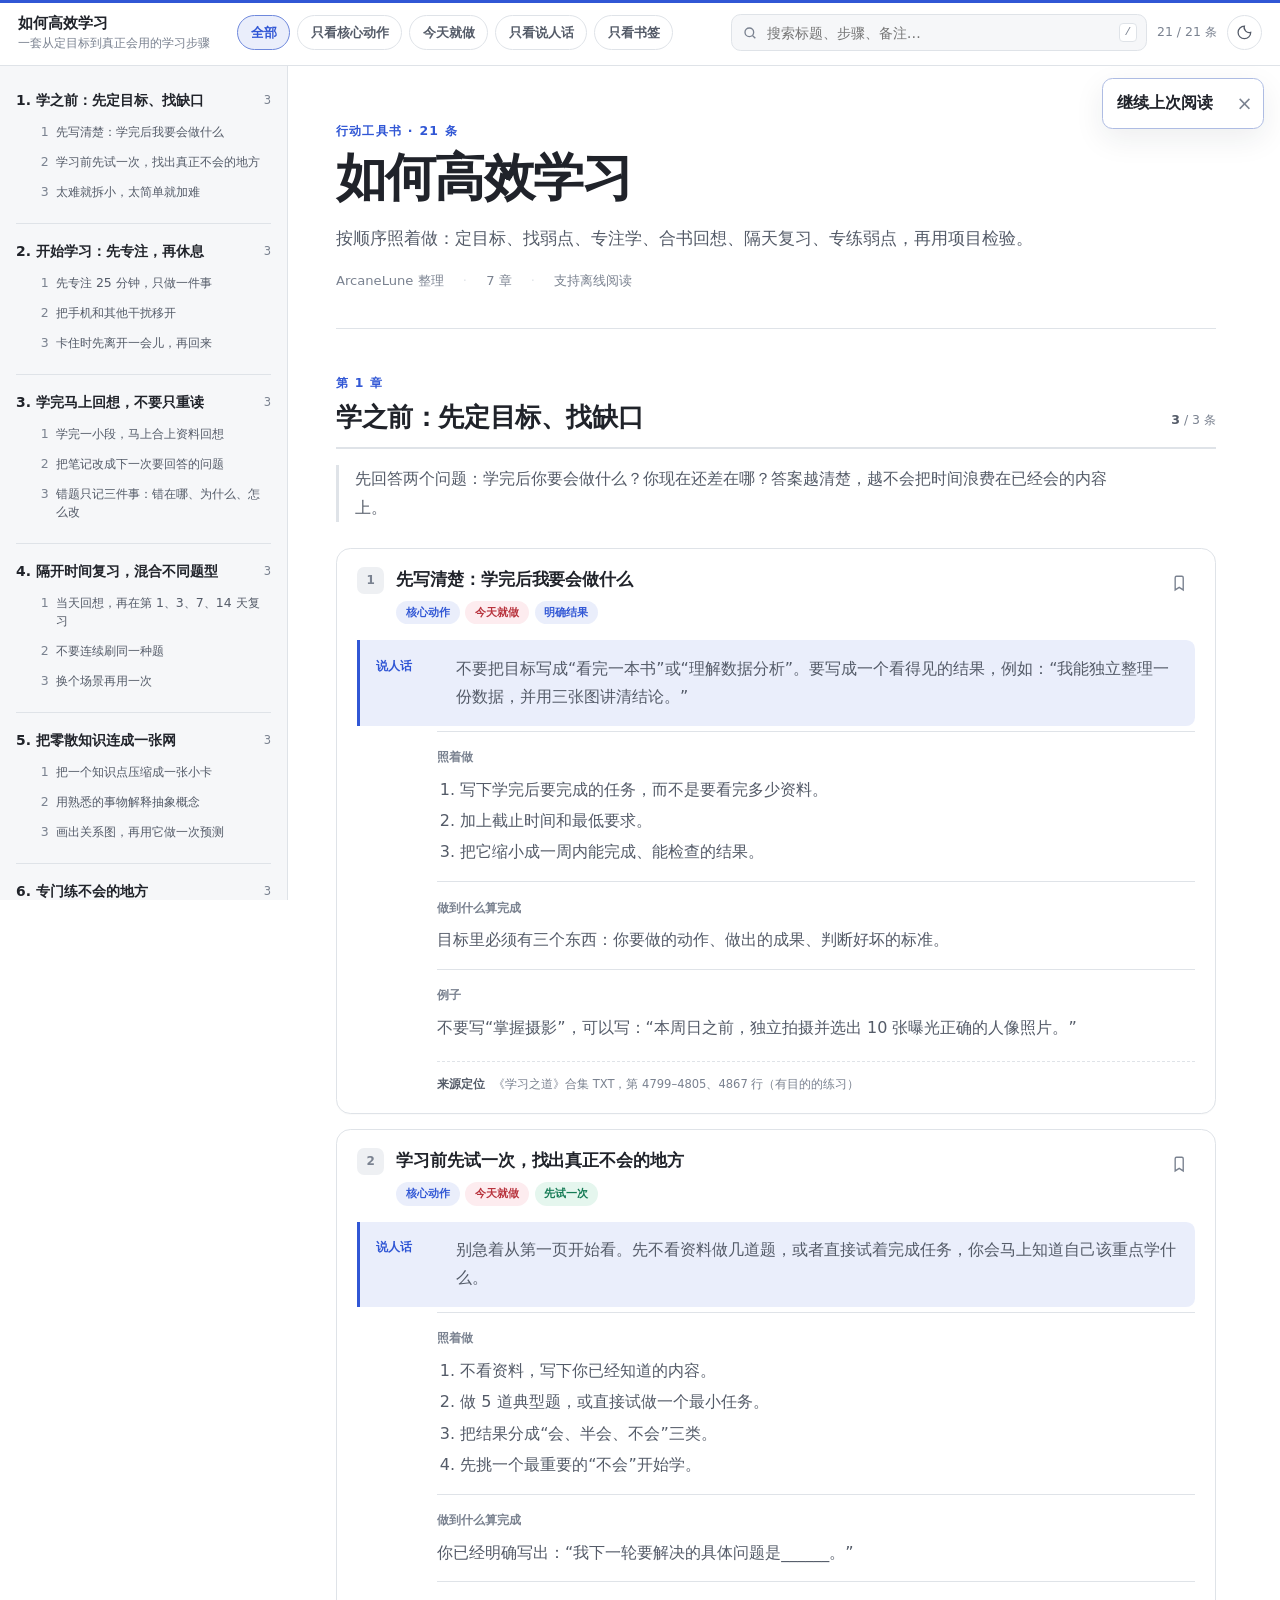
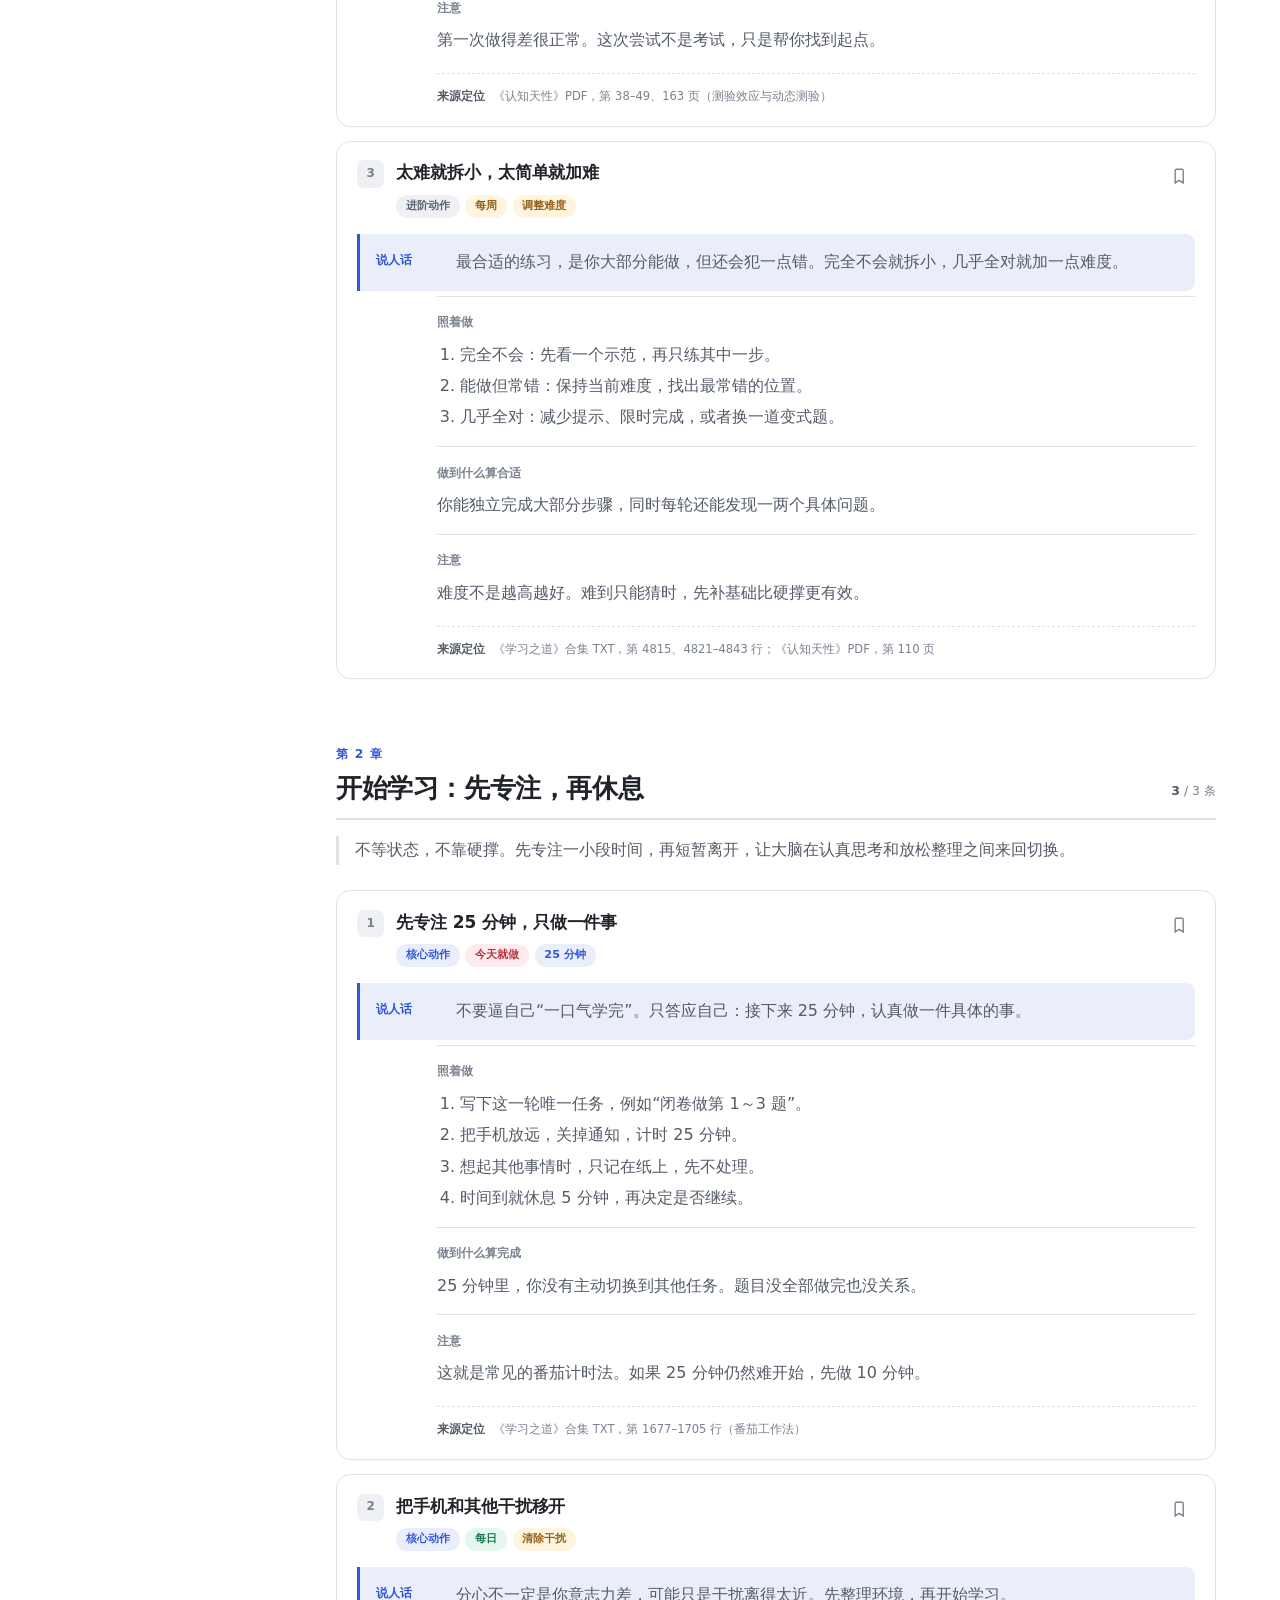
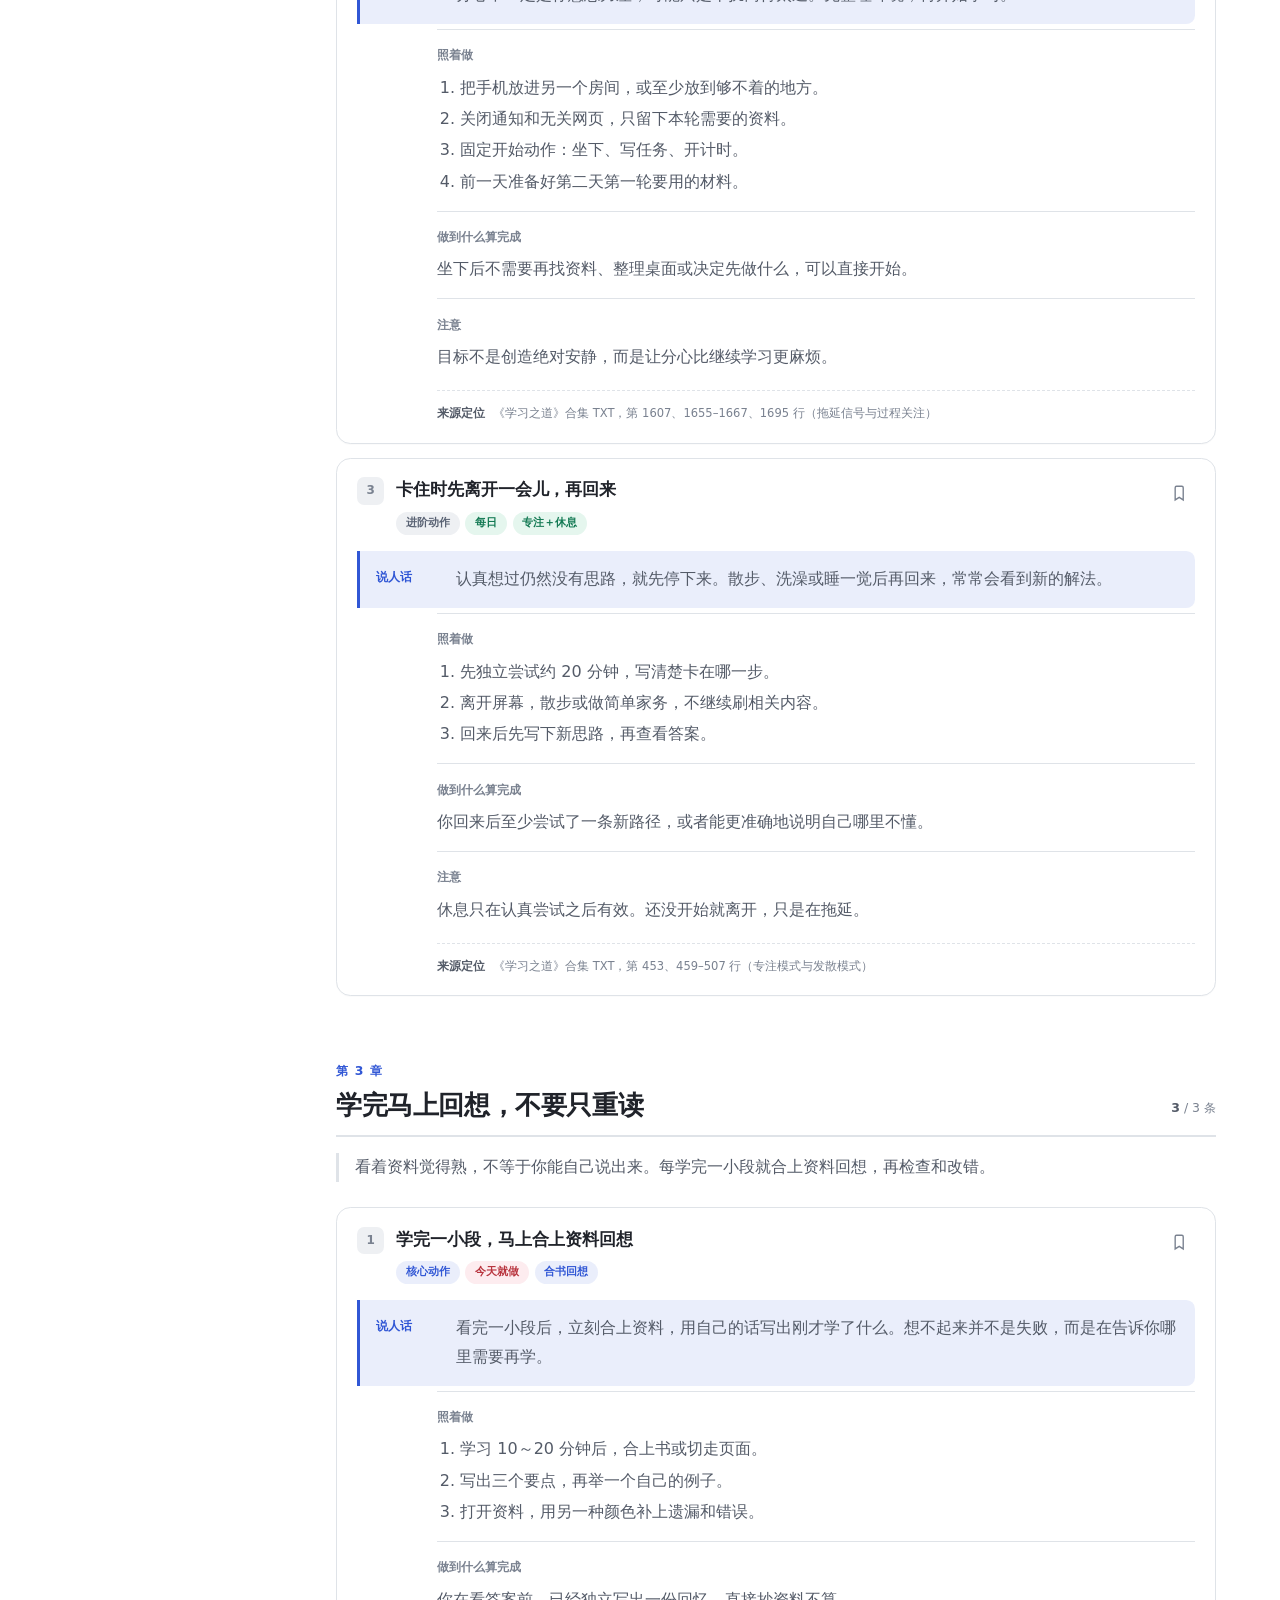
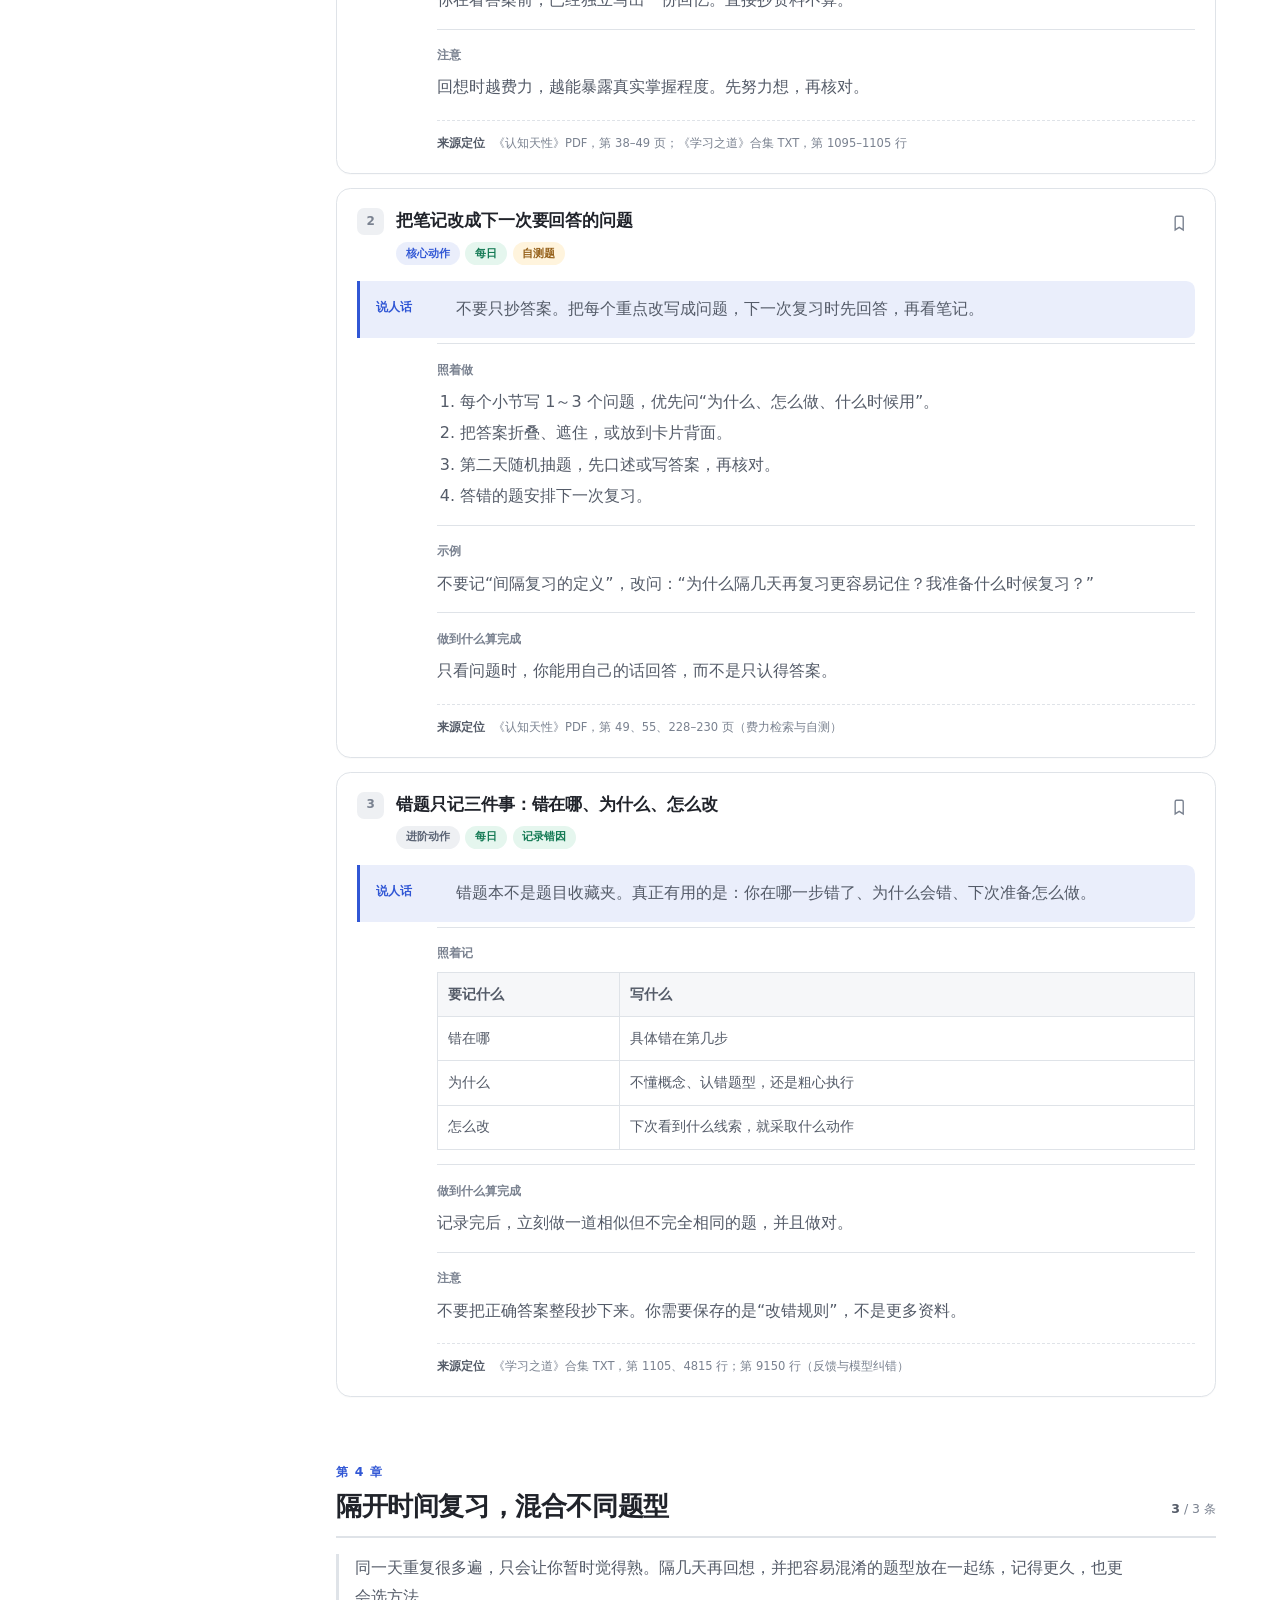
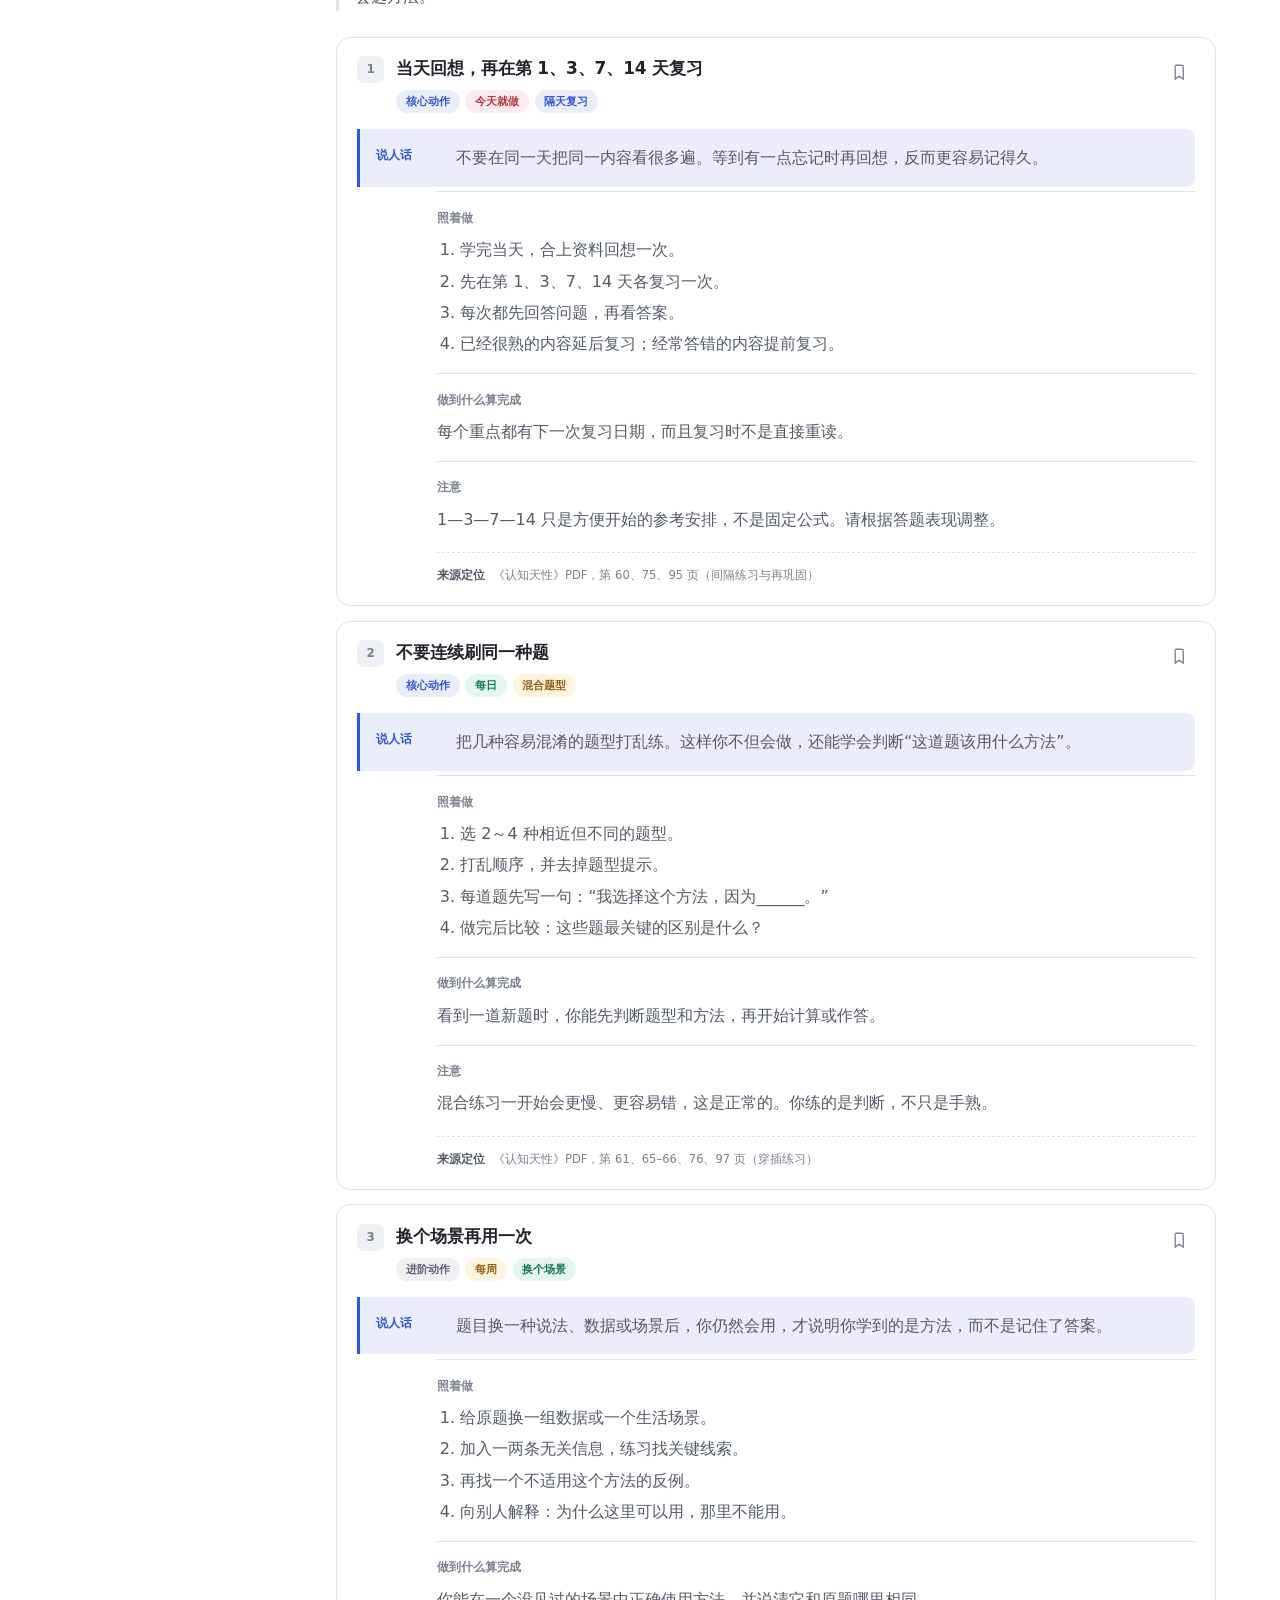
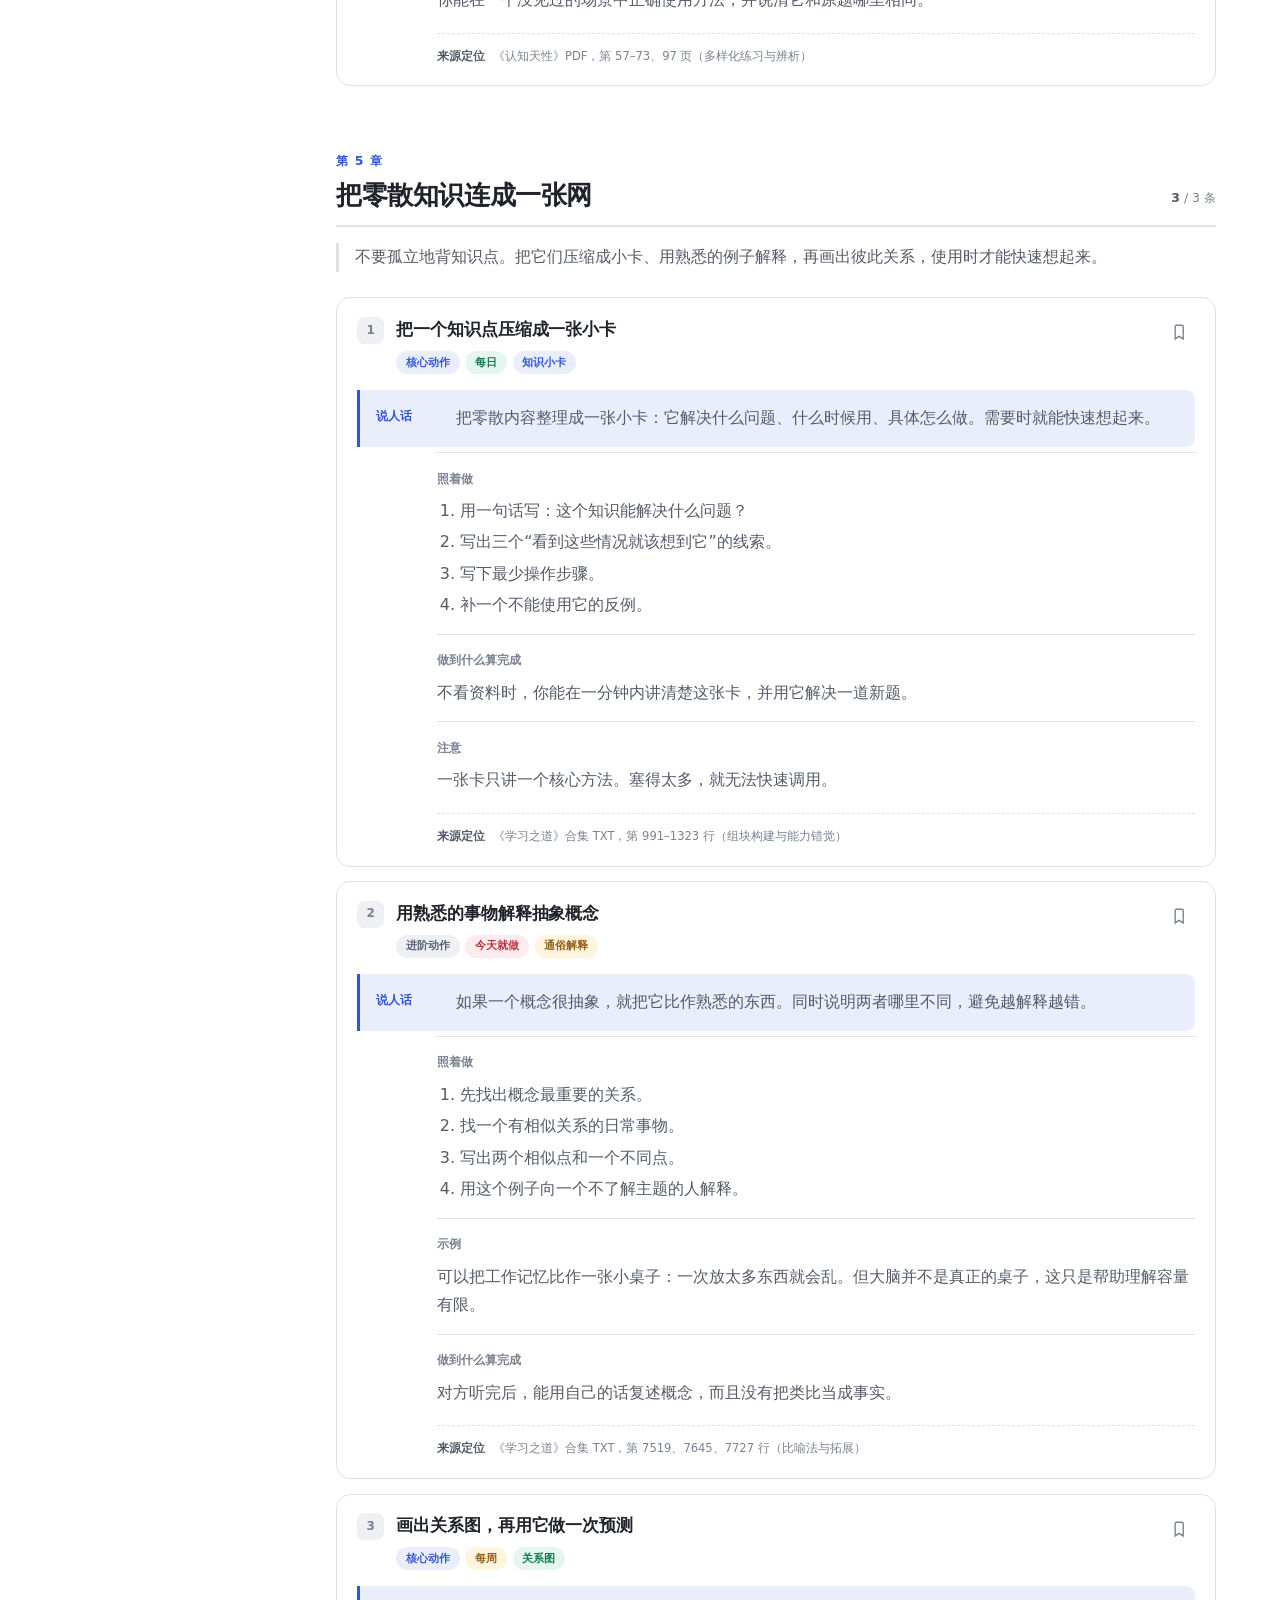
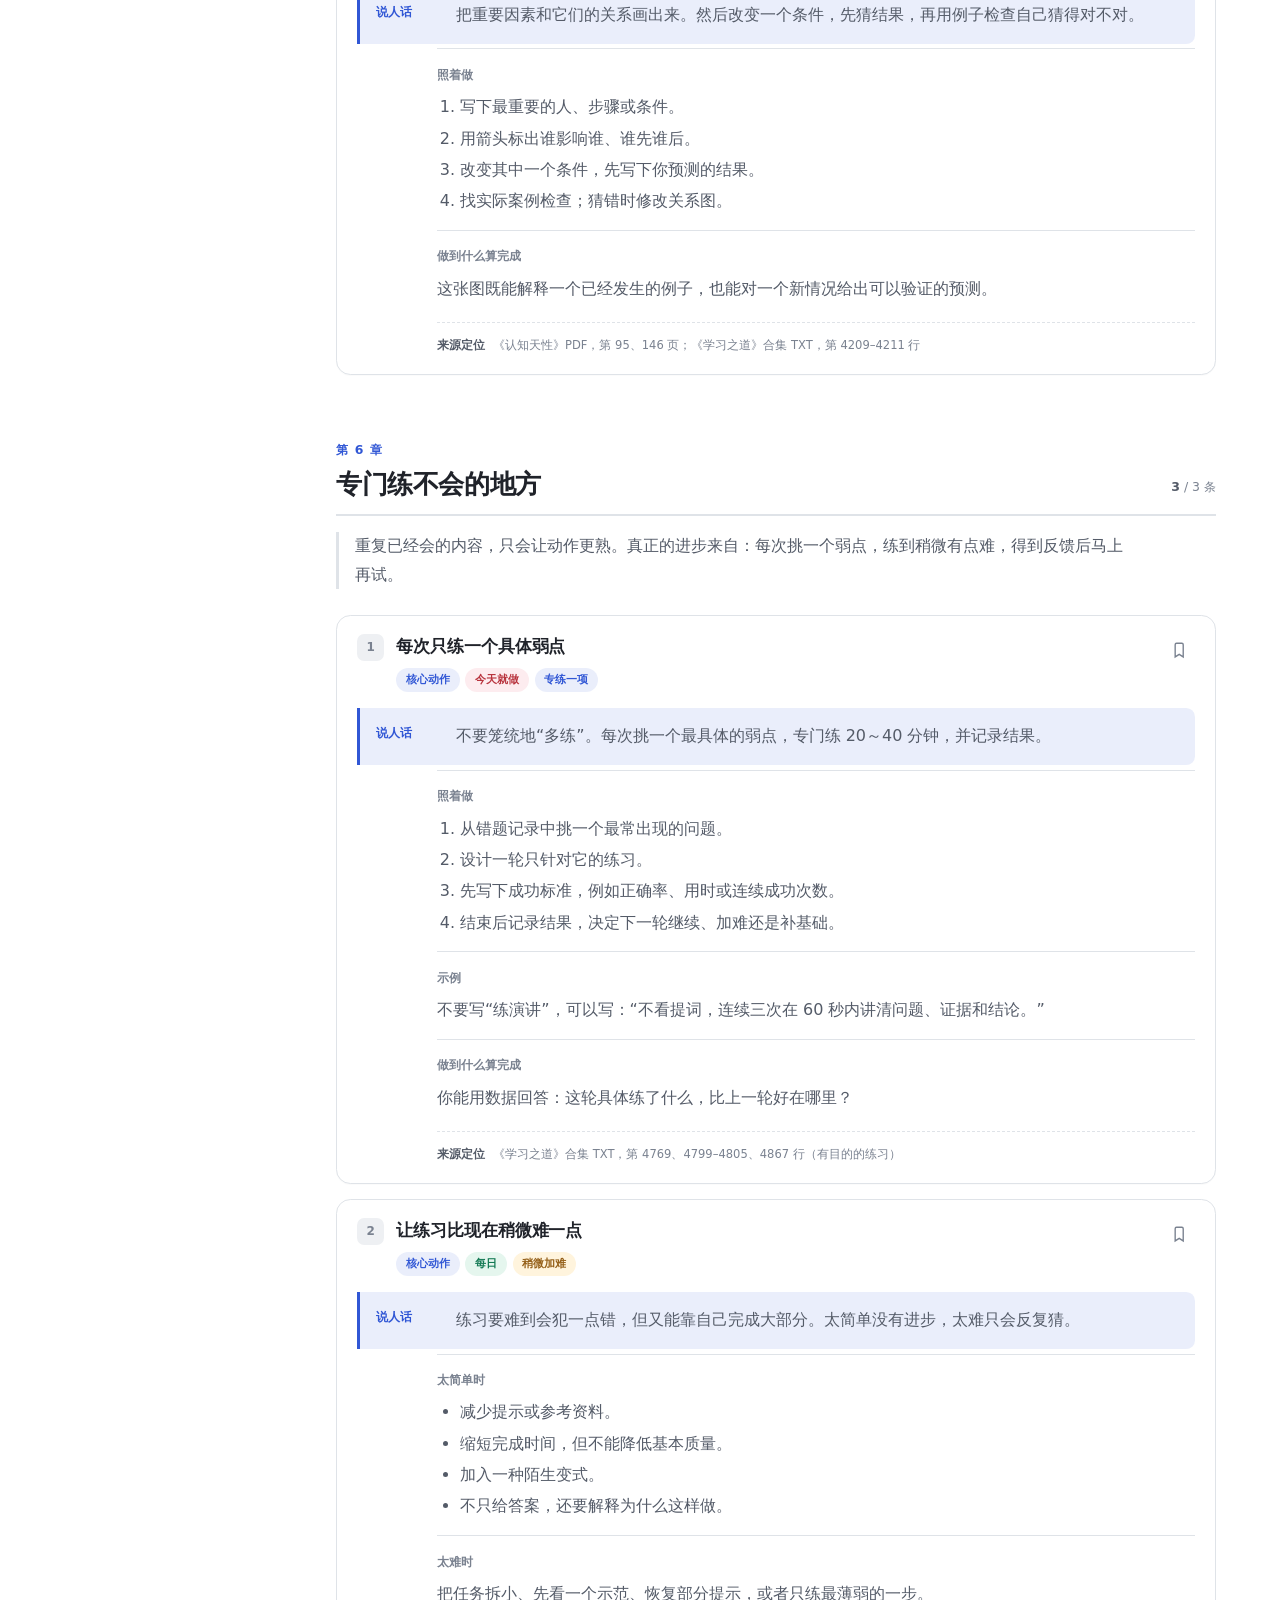
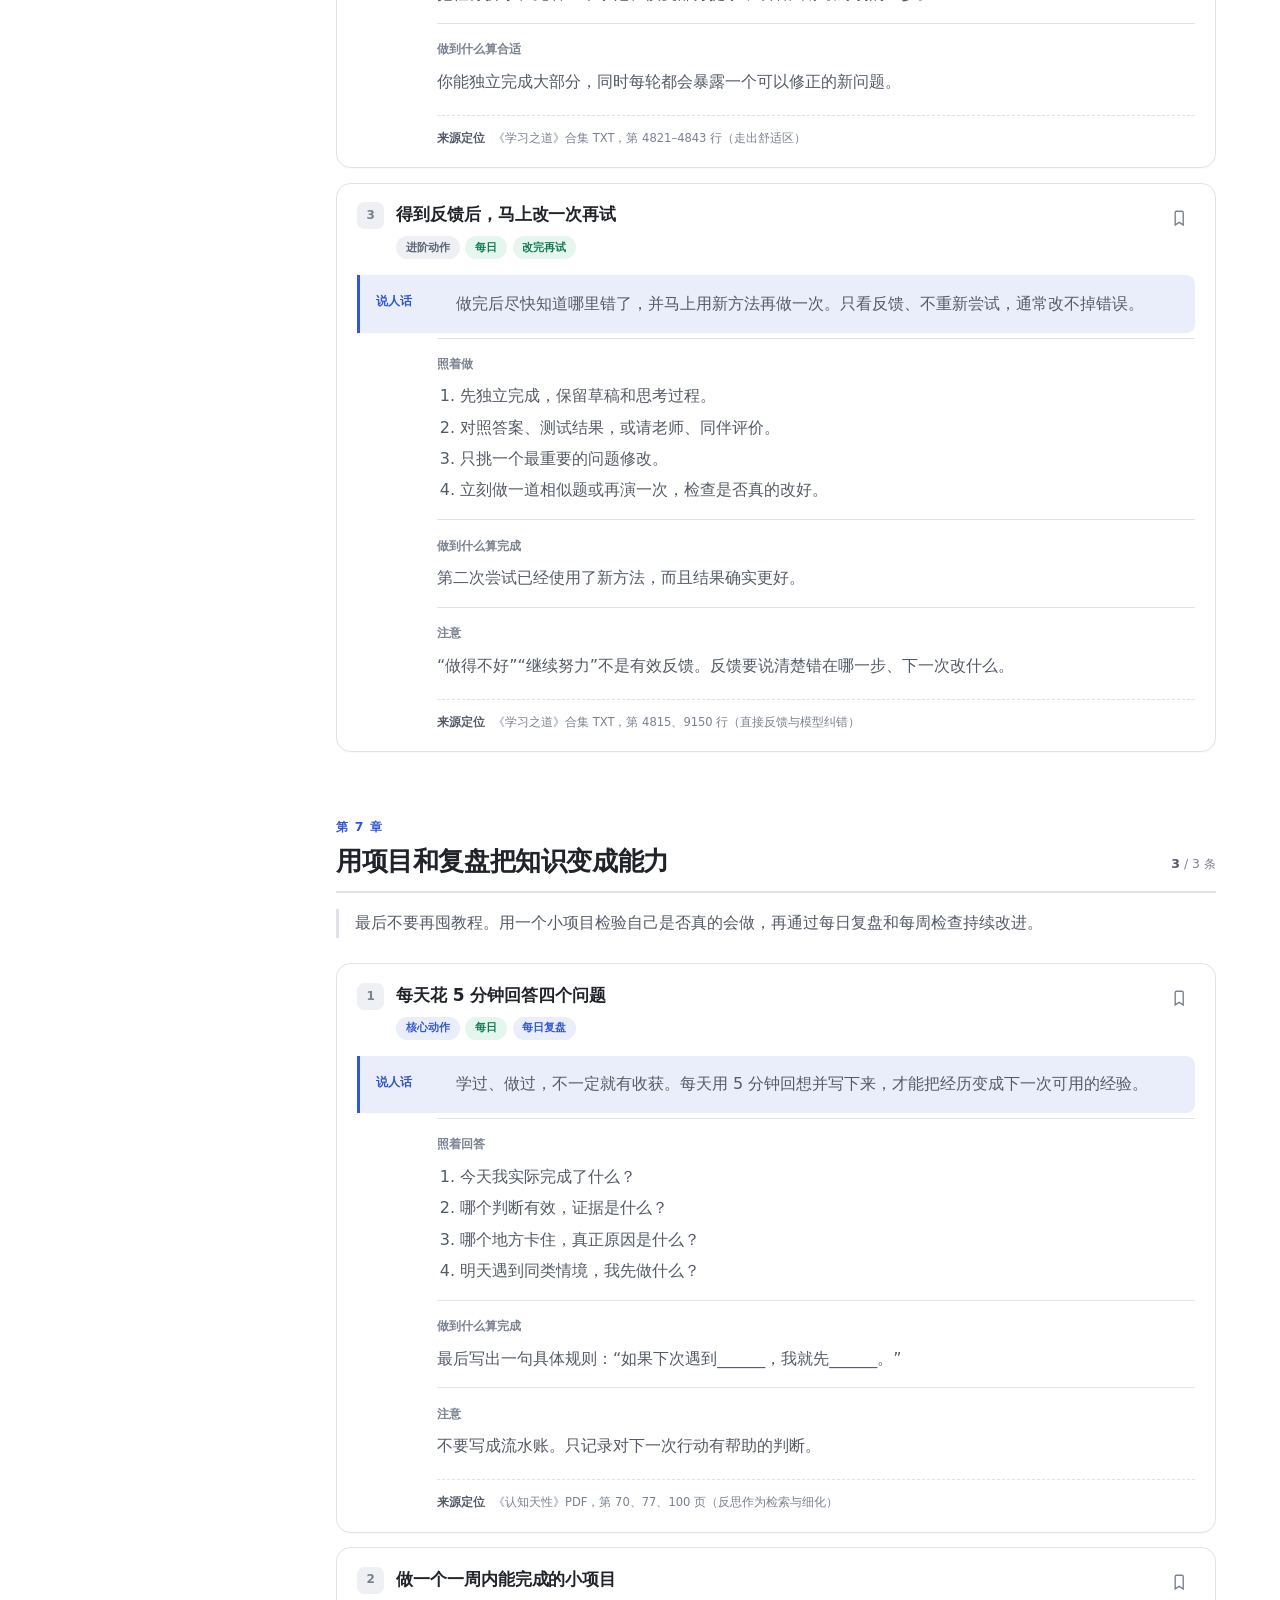
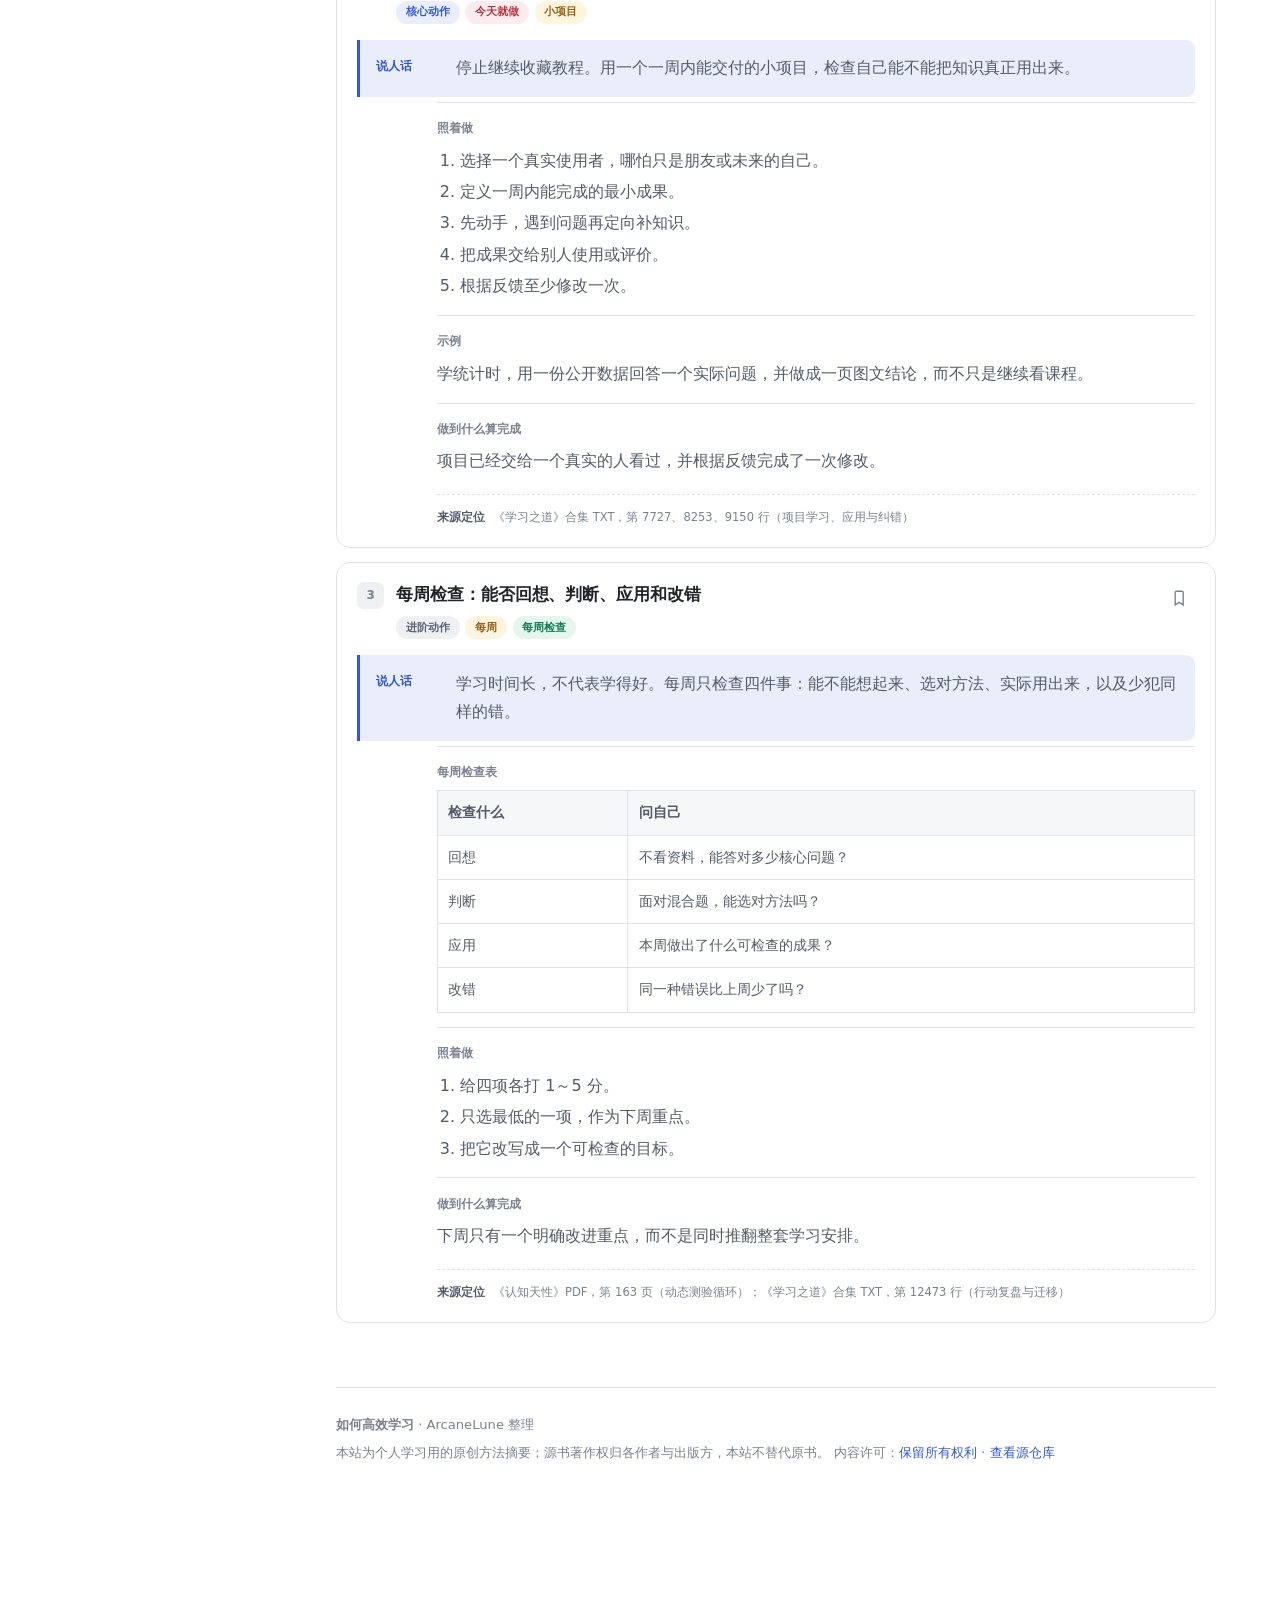
<file: download/learn-smarter.html>
<!doctype html>
<html lang="zh-CN">
  <head>
    <meta charset="UTF-8" />
    <meta name="viewport" content="width=device-width, initial-scale=1, viewport-fit=cover" />
    <meta name="color-scheme" content="light dark" />
    <link rel="icon" type="image/svg+xml" href="[data-uri]" />
    
    <title>如何高效学习 · 在线阅读</title>
    <meta name="description" content="按顺序照着做：定目标、找弱点、专注学、合书回想、隔天复习、专练弱点，再用项目检验。" />
    <meta name="author" content="ArcaneLune 整理" />
    <meta name="theme-color" content="#2563a8" />
    <link rel="canonical" href="https://arcanelune.github.io/learn-smarter/" />
    <meta property="og:type" content="book" />
    <meta property="og:title" content="如何高效学习" />
    <meta property="og:description" content="按顺序照着做：定目标、找弱点、专注学、合书回想、隔天复习、专练弱点，再用项目检验。" />
    <meta property="og:url" content="https://arcanelune.github.io/learn-smarter/" />
    <script type="application/ld+json">{"@context":"https://schema.org","@type":"Book","name":"如何高效学习","description":"按顺序照着做：定目标、找弱点、专注学、合书回想、隔天复习、专练弱点，再用项目检验。","author":{"@type":"Organization","name":"ArcaneLune 整理"},"inLanguage":"zh-CN","url":"https://arcanelune.github.io/learn-smarter/","license":"https://github.com/ArcaneLune/action-book-reader"}</script>
    <style>:root{--brand:#2563a8;--brand-dark:#8fc5ff;--accent:#e07a2f}</style>
    <script>(function(){try{var t=localStorage.getItem('book:learn-smarter:theme');if(t==='dark'||(!t&&matchMedia('(prefers-color-scheme:dark)').matches))document.documentElement.dataset.theme='dark'}catch(e){}})();</script>
    <script type="module">(function(){const o=document.createElement("link").relList;if(o&&o.supports&&o.supports("modulepreload"))return;for(const t of document.querySelectorAll('link[rel="modulepreload"]'))c(t);new MutationObserver(t=>{for(const n of t)if(n.type==="childList")for(const s of n.addedNodes)s.tagName==="LINK"&&s.rel==="modulepreload"&&c(s)}).observe(document,{childList:!0,subtree:!0});function r(t){const n={};return t.integrity&&(n.integrity=t.integrity),t.referrerPolicy&&(n.referrerPolicy=t.referrerPolicy),t.crossOrigin==="use-credentials"?n.credentials="include":t.crossOrigin==="anonymous"?n.credentials="omit":n.credentials="same-origin",n}function c(t){if(t.ep)return;t.ep=!0;const n=r(t);fetch(t.href,n)}})();const $=document.querySelector(".reader-shell"),E=$.dataset.bookId,m=[...document.querySelectorAll(".entry-card")],B=[...document.querySelectorAll(".book-chapter")],a=document.querySelector("#searchInput"),A=document.querySelector("#resultCount"),F=document.querySelector("#emptyState"),x=[...document.querySelectorAll(".filter-button")],R=document.querySelector("#themeButton"),C=document.querySelector("#backToTop"),k=document.querySelector("#chapterJump"),J=document.querySelector("#topbar"),T=document.querySelector("#progressBar"),L=document.querySelector("#continueWrap"),P=document.querySelector("#continueButton"),M=document.querySelector("#dismissContinue"),N=`book:${E}:bookmarks`,O=`book:${E}:progress`,V=`book:${E}:theme`;let f="all",b=null,h=W(N),I=0,g=!1,v=!1;function W(e){try{const o=JSON.parse(localStorage.getItem(e)??"[]");return new Set(Array.isArray(o)?o.filter(r=>typeof r=="string"):[])}catch{return new Set}}function K(){try{localStorage.setItem(N,JSON.stringify([...h]))}catch{}}function _(e){const o=[...e.querySelectorAll("mark.search-mark")];for(const r of o)r.replaceWith(document.createTextNode(r.textContent??""));o.length&&e instanceof Node&&e.normalize()}function z(e,o){for(const r of o){const c=document.createTreeWalker(e,NodeFilter.SHOW_TEXT,{acceptNode(n){const s=n.parentElement;return!n.nodeValue?.trim()||!s||s.closest("script,style,mark,a,button,kbd")?NodeFilter.FILTER_REJECT:n.nodeValue.toLocaleLowerCase().includes(r)?NodeFilter.FILTER_ACCEPT:NodeFilter.FILTER_REJECT}}),t=[];for(;c.nextNode();)t.push(c.currentNode);for(const n of t){const s=n.nodeValue??"",p=s.toLocaleLowerCase(),u=document.createDocumentFragment();let l=0,d=p.indexOf(r);for(;d>=0;){u.append(s.slice(l,d));const S=document.createElement("mark");S.className="search-mark",S.textContent=s.slice(d,d+r.length),u.append(S),l=d+r.length,d=p.indexOf(r,l)}u.append(s.slice(l)),n.replaceWith(u)}}}function D(e,o){if(f==="bookmarks"&&!h.has(e.dataset.entryId))return!1;if(f==="badge"&&b)try{if(JSON.parse(e.dataset.badges??"{}")[b.key]!==b.value)return!1}catch{return!1}const r=(e.textContent??"").toLocaleLowerCase();return o.every(c=>r.includes(c))}function y(){_(document.querySelector(".book-main"));const e=a.value.trim().toLocaleLowerCase().split(/\s+/).filter(Boolean);let o=0;for(const t of m){const n=D(t,e);t.hidden=!n,n&&(o+=1,e.length&&z(t,e))}for(const t of B){const n=[...t.querySelectorAll(".entry-card")],s=n.filter(l=>!l.hidden).length;t.hidden=s===0,t.querySelector(".chapter-visible").textContent=String(s);const p=document.querySelector(`[data-toc-chapter="${t.id}"]`);p&&(p.hidden=s===0);for(const l of n){const d=document.querySelector(`[data-toc-entry="${l.id}"]`);d&&(d.hidden=l.hidden)}const u=k.querySelector(`option[value="${t.id}"]`);u&&(u.disabled=s===0)}document.body.classList.toggle("plain-mode",f==="plain"),A.textContent=`${o} / ${m.length} 条`,F.hidden=o!==0;const r=new URLSearchParams(location.search);a.value.trim()?r.set("q",a.value.trim()):r.delete("q");const c=r.toString();history.replaceState(history.state,"",`${location.pathname}${c?`?${c}`:""}${location.hash}`)}function H(e){f=e.dataset.mode??"all",b=f==="badge"?{key:e.dataset.filterKey,value:e.dataset.filterValue}:null;for(const o of x){const r=o===e;o.classList.toggle("is-active",r),o.setAttribute("aria-pressed",String(r))}y()}for(const e of x)e.addEventListener("click",()=>H(e));a.addEventListener("input",()=>{window.clearTimeout(I),I=window.setTimeout(y,90)});for(const e of m){const o=e.dataset.entryId,r=e.querySelector(".bookmark-button"),c=()=>{const t=h.has(o);r.classList.toggle("is-saved",t),r.setAttribute("aria-pressed",String(t)),r.title=t?"取消收藏":"收藏"};c(),r.addEventListener("click",()=>{h.has(o)?h.delete(o):h.add(o),K(),c(),f==="bookmarks"&&y()})}R.addEventListener("click",()=>{const e=document.documentElement.dataset.theme==="dark";document.documentElement.dataset.theme=e?"light":"dark";try{localStorage.setItem(V,e?"light":"dark")}catch{}});k.addEventListener("change",()=>document.getElementById(k.value)?.scrollIntoView({behavior:"smooth"}));C.addEventListener("click",()=>window.scrollTo({top:0,behavior:"smooth"}));document.addEventListener("keydown",e=>{e.key==="/"&&document.activeElement!==a&&!document.activeElement?.matches("input,textarea,select")&&(e.preventDefault(),a.focus()),e.key==="Escape"&&document.activeElement===a&&(a.value="",y(),a.blur())});function w(){document.documentElement.style.setProperty("--topbar-height",`${Math.round(J.getBoundingClientRect().height)}px`)}function U(){const e=window.scrollY,o=g?e>180:e>360;o!==g&&(g=o,document.body.classList.toggle("compact",g),w()),C.classList.toggle("is-visible",e>800)}window.addEventListener("scroll",()=>{v||(v=!0,requestAnimationFrame(()=>{v=!1,U()}))},{passive:!0});window.addEventListener("resize",w);w();const G=[...document.querySelectorAll("[data-toc-entry]")],Q=new IntersectionObserver(e=>{const o=e.filter(t=>t.isIntersecting).sort((t,n)=>t.boundingClientRect.top-n.boundingClientRect.top)[0];if(!o)return;const r=o.target;for(const t of G)t.classList.toggle("is-current",t.dataset.tocEntry===r.id);const c=r.closest(".book-chapter");c&&(k.value=c.id)},{rootMargin:"-20% 0px -65% 0px",threshold:0});m.forEach(e=>Q.observe(e));let i=null;try{i=JSON.parse(localStorage.getItem(O)??"null")}catch{i=null}i&&document.getElementById(i.lastId)&&!location.hash&&(L.hidden=!1);const X=new IntersectionObserver(e=>{for(const o of e){if(!o.isIntersecting)continue;const r=o.target,c=Number(r.dataset.entryIndex??0),t={lastId:r.id,maxIndex:Math.max(i?.maxIndex??0,c)};i=t,T.style.width=`${(t.maxIndex+1)/m.length*100}%`;try{localStorage.setItem(O,JSON.stringify(t))}catch{}}},{rootMargin:"-15% 0px -70% 0px",threshold:0});m.forEach(e=>X.observe(e));i&&(T.style.width=`${(i.maxIndex+1)/m.length*100}%`);P.addEventListener("click",()=>{i&&document.getElementById(i.lastId)?.scrollIntoView({behavior:"smooth"}),L.hidden=!0});M.addEventListener("click",()=>{L.hidden=!0});const q=new URLSearchParams(location.search).get("q");q&&(a.value=q);y();
</script>
    <style>*,*:before,*:after{box-sizing:border-box}:root{--bg:#fff;--bg-subtle:#f6f7f9;--surface:#fff;--surface-raised:#fff;--line:#dfe3e8;--text:#20232a;--text-2:#545b68;--text-3:#7a8290;--brand:#3157d5;--brand-dark:#9aaeff;--accent:#d97706;--brand-soft:color-mix(in srgb,var(--brand) 10%,transparent);--success:#147a54;--success-soft:#e5f6ee;--warning:#956019;--warning-soft:#fff4dd;--danger:#b8333d;--danger-soft:#fdecef;--neutral:#596273;--neutral-soft:#eef0f3;--mark:#ffe17d;--shadow:0 10px 30px rgba(28,35,48,.08);--topbar-height:66px;--font:ui-sans-serif,system-ui,-apple-system,"Segoe UI","PingFang SC","Hiragino Sans GB","Microsoft YaHei","Noto Sans CJK SC",sans-serif}:root[data-theme=dark]{--bg:#17181c;--bg-subtle:#121316;--surface:#1e2025;--surface-raised:#23262c;--line:#333740;--text:#f0f1f3;--text-2:#b9bec8;--text-3:#858c99;--brand:var(--brand-dark);--brand-soft:color-mix(in srgb,var(--brand-dark) 16%,transparent);--success:#57d49a;--success-soft:#18392d;--warning:#f1b55a;--warning-soft:#3b2e1c;--danger:#ff8994;--danger-soft:#402329;--neutral:#c1c6d0;--neutral-soft:#30333a;--mark:#796221;--shadow:0 12px 32px rgba(0,0,0,.25) }html{scroll-behavior:smooth;scroll-padding-top:calc(var(--topbar-height) + 18px);background:var(--bg-subtle)}body{margin:0;background:var(--bg);color:var(--text);font:400 1rem/1.78 var(--font);-webkit-font-smoothing:antialiased}a{color:var(--brand);text-decoration:none}a:hover{text-decoration:underline;text-underline-offset:.2em}button,input,select{font:inherit}button{touch-action:manipulation}button:focus-visible,input:focus-visible,select:focus-visible,a:focus-visible{outline:3px solid color-mix(in srgb,var(--brand) 35%,transparent);outline-offset:2px}.sr-only{position:absolute;width:1px;height:1px;padding:0;margin:-1px;overflow:hidden;clip:rect(0,0,0,0);white-space:nowrap;border:0}[hidden]{display:none!important}.reading-progress{position:fixed;z-index:80;top:0;left:0;width:100%;height:3px;background:transparent}.reading-progress i{display:block;width:0;height:100%;background:var(--brand);transition:width .25s}.topbar{position:sticky;top:0;z-index:70;display:flex;align-items:center;gap:.65rem;min-height:66px;padding:.65rem 1.15rem;border-bottom:1px solid var(--line);background:color-mix(in srgb,var(--bg) 94%,transparent);-webkit-backdrop-filter:blur(14px);backdrop-filter:blur(14px)}.book-identity{display:flex;flex-direction:column;min-width:13rem;line-height:1.25;color:var(--text)}.book-identity:hover{text-decoration:none}.book-identity strong{font-size:.95rem}.book-identity span{margin-top:.16rem;color:var(--text-3);font-size:.75rem;white-space:nowrap}.toolbar{display:flex;gap:.4rem;align-items:center}.filter-button,.theme-button{height:2.15rem;border:1px solid var(--line);border-radius:999px;background:var(--surface);color:var(--text-2);font-size:.82rem;font-weight:600;cursor:pointer;white-space:nowrap}.filter-button{padding:0 .8rem}.filter-button:hover,.theme-button:hover{border-color:var(--brand);color:var(--text)}.filter-button.is-active{border-color:color-mix(in srgb,var(--brand) 65%,var(--line));background:var(--brand-soft);color:var(--brand)}.search-box{position:relative;display:flex;align-items:center;min-width:10rem;max-width:26rem;flex:1;margin-left:auto}.search-box svg{position:absolute;left:.7rem;width:1rem;height:1rem;fill:none;stroke:var(--text-3);stroke-width:2}.search-box input{width:100%;height:2.35rem;padding:0 2.5rem 0 2.2rem;border:1px solid var(--line);border-radius:.6rem;background:var(--bg-subtle);color:var(--text);font-size:.88rem}.search-box input:focus{background:var(--surface);border-color:var(--brand);outline-width:2px}.search-box kbd{position:absolute;right:.6rem;border:1px solid var(--line);border-radius:.25rem;background:var(--surface);color:var(--text-3);font-size:.7rem;line-height:1;padding:.2rem .3rem}.result-count{color:var(--text-3);font-size:.78rem;font-variant-numeric:tabular-nums;white-space:nowrap}.theme-button{display:grid;place-items:center;width:2.15rem;padding:0}.theme-button svg{width:1.05rem;height:1.05rem;fill:none;stroke:currentColor;stroke-width:1.8}.chapter-jump{display:none;height:2.15rem;max-width:11rem;border:1px solid var(--line);border-radius:.5rem;background:var(--surface);color:var(--text);font-size:.8rem}.continue-wrap{position:fixed;top:calc(var(--topbar-height) + .75rem);right:1rem;z-index:60;display:flex;overflow:hidden;border:1px solid color-mix(in srgb,var(--brand) 28%,var(--line));border-radius:.65rem;background:var(--surface-raised);box-shadow:var(--shadow)}.continue-wrap button{border:0;background:transparent;color:var(--text);cursor:pointer}.continue-wrap button:first-child{padding:.65rem .85rem;font-weight:600}.continue-wrap button:last-child{padding:.45rem .65rem;color:var(--text-3);font-size:1.2rem}.reader-shell{display:grid;grid-template-columns:18rem minmax(0,1fr);align-items:start;max-width:100rem;margin:0 auto}.sidebar{position:sticky;top:var(--topbar-height);height:calc(100vh - var(--topbar-height));overflow:auto;padding:1.5rem 1rem 5rem;border-right:1px solid var(--line);background:var(--bg-subtle);scrollbar-width:thin}.toc-group{padding-bottom:1.05rem;margin-bottom:1.05rem;border-bottom:1px solid var(--line)}.toc-group:last-child{border-bottom:0}.toc-heading{display:flex;gap:.5rem;align-items:flex-start;justify-content:space-between;margin-bottom:.45rem}.toc-heading a{color:var(--text);font-size:.87rem;font-weight:700;line-height:1.45}.toc-heading span{color:var(--text-3);font-size:.72rem}.toc-entries{display:grid;gap:.12rem}.toc-entries a{display:grid;grid-template-columns:1.6rem 1fr;gap:.45rem;padding:.32rem .45rem;border-radius:.42rem;color:var(--text-2);font-size:.78rem;line-height:1.45}.toc-entries a:hover,.toc-entries a.is-current{background:var(--surface);color:var(--brand);text-decoration:none}.toc-entries i{color:var(--text-3);font-style:normal;text-align:right;font-variant-numeric:tabular-nums}.book-main{min-width:0;max-width:61rem;padding:2.2rem 3rem 8rem}.book-opening{padding:1.2rem 0 2.2rem;border-bottom:1px solid var(--line);margin-bottom:2.7rem}.eyebrow,.chapter-kicker{display:block;margin-bottom:.35rem;color:var(--brand);font-size:.78rem;font-weight:750;letter-spacing:.1em;text-transform:uppercase}.book-opening h1{max-width:14em;margin:0;font-size:clamp(2rem,4vw,3.35rem);line-height:1.16;letter-spacing:-.035em}.book-opening>p{max-width:45rem;margin:1rem 0;color:var(--text-2);font-size:1.05rem}.opening-meta{display:flex;flex-wrap:wrap;gap:.7rem 1.2rem;color:var(--text-3);font-size:.82rem}.opening-meta span+span:before{content:"·";margin-right:1.2rem;color:var(--line)}.book-chapter{margin-bottom:4rem}.chapter-heading{display:flex;align-items:flex-end;justify-content:space-between;gap:1rem;padding-bottom:.8rem;border-bottom:2px solid var(--line)}.chapter-heading h2{margin:0;font-size:1.65rem;line-height:1.3;letter-spacing:-.015em}.chapter-count{padding-bottom:.18rem;color:var(--text-3);font-size:.78rem;font-variant-numeric:tabular-nums}.chapter-count b{color:var(--text-2)}.chapter-intro{max-width:50rem;margin:1rem 0 1.6rem;padding-left:1rem;border-left:3px solid var(--line);color:var(--text-2)}.entry-list{display:grid;gap:.9rem}.entry-card{scroll-margin-top:calc(var(--topbar-height) + 1rem);padding:1.15rem 1.25rem 1.2rem;border:1px solid var(--line);border-radius:.9rem;background:var(--surface);box-shadow:0 1px 1px #161c2805}.entry-card:hover{border-color:color-mix(in srgb,var(--brand) 22%,var(--line));box-shadow:0 7px 20px #161c280b}.entry-head{display:grid;grid-template-columns:auto minmax(0,1fr) auto;gap:.75rem;align-items:start}.entry-number{display:grid;place-items:center;min-width:1.7rem;height:1.7rem;padding:0 .3rem;border-radius:.45rem;background:var(--neutral-soft);color:var(--text-3);font-size:.75rem;font-weight:750;font-variant-numeric:tabular-nums}.entry-title-line{display:flex;gap:.5rem;align-items:baseline}.entry-title-line h3{margin:0;font-size:1.06rem;line-height:1.5;letter-spacing:-.005em}.anchor-link{opacity:0;color:var(--text-3);font-size:.82rem}.entry-card:hover .anchor-link,.anchor-link:focus{opacity:1}.badges{display:flex;flex-wrap:wrap;gap:.35rem;margin-top:.55rem}.badge,.review-state{display:inline-flex;align-items:center;min-height:1.45rem;padding:0 .55rem;border:1px solid transparent;border-radius:999px;font-size:.7rem;font-weight:700}.badge--brand{background:var(--brand-soft);color:var(--brand)}.badge--success{background:var(--success-soft);color:var(--success)}.badge--warning{background:var(--warning-soft);color:var(--warning)}.badge--danger{background:var(--danger-soft);color:var(--danger)}.badge--neutral{background:var(--neutral-soft);color:var(--neutral)}.review-state{background:var(--danger-soft);color:var(--danger)}.bookmark-button{display:grid;place-items:center;width:2rem;height:2rem;border:0;border-radius:.5rem;background:transparent;color:var(--text-3);cursor:pointer}.bookmark-button:hover{background:var(--bg-subtle);color:var(--brand)}.bookmark-button svg{width:1.15rem;height:1.15rem;fill:none;stroke:currentColor;stroke-width:1.8}.bookmark-button.is-saved{color:var(--brand)}.bookmark-button.is-saved svg{fill:currentColor}.plain-language{display:grid;grid-template-columns:4.2rem 1fr;gap:.8rem;margin:1rem 0 .3rem;padding:.9rem 1rem;border-left:3px solid var(--brand);border-radius:0 .55rem .55rem 0;background:var(--brand-soft)}.plain-label{padding-top:.08rem;color:var(--brand);font-size:.76rem;font-weight:800}.entry-details{margin-left:5rem}.field-block,.entry-note{padding:.9rem 0;border-top:1px solid var(--line)}.field-block h4,.entry-note h4{margin:0 0 .45rem;color:var(--text-3);font-size:.78rem;font-weight:750}.entry-note{margin-top:.1rem;padding:.85rem 1rem;border:0;border-radius:.55rem;background:var(--warning-soft)}.entry-note h4{color:var(--warning)}.review-source{margin-top:.8rem;color:var(--danger);font-size:.75rem}.source-ref{font-weight:400}.prose{min-width:0;color:var(--text-2);overflow-wrap:anywhere}.prose>*:first-child{margin-top:0}.prose>*:last-child{margin-bottom:0}.prose p{margin:.3rem 0 .65rem}.prose ul,.prose ol{margin:.45rem 0 .7rem;padding-left:1.45rem}.prose li+li{margin-top:.18rem}.prose blockquote{margin:.7rem 0;padding:.25rem .85rem;border-left:3px solid var(--line);color:var(--text-3)}.prose code{padding:.12rem .3rem;border-radius:.25rem;background:var(--neutral-soft);font-size:.9em}.prose pre{overflow:auto;padding:1rem;border-radius:.55rem;background:#111827;color:#e5e7eb}.prose pre code{padding:0;background:transparent}.prose table{width:100%;border-collapse:collapse;margin:.8rem 0;font-size:.9rem}.prose th,.prose td{padding:.55rem .65rem;border:1px solid var(--line);text-align:left}.prose th{background:var(--bg-subtle)}.prose img{display:block;max-width:100%;height:auto;margin:1rem auto;border-radius:.5rem}.plain-mode .entry-details{display:none}.plain-mode .entry-card{padding-bottom:.95rem}.plain-mode .plain-language{margin-bottom:0}.search-mark{padding:0 .08em;border-radius:.15em;background:var(--mark);color:inherit}.empty-state{display:grid;place-items:center;gap:.25rem;min-height:12rem;color:var(--text-3);text-align:center}.empty-state strong{color:var(--text);font-size:1.05rem}.entry-source{display:flex;gap:.5rem;align-items:baseline;margin-top:.25rem;padding-top:.75rem;border-top:1px dashed var(--line);color:var(--text-3);font-size:.72rem}.entry-source span{flex:none;color:var(--text-2);font-weight:750}.book-footer{margin-top:4rem;padding-top:1.3rem;border-top:1px solid var(--line);color:var(--text-3);font-size:.82rem}.book-footer p{margin:.3rem 0}.noscript{padding:.8rem 1rem;border:1px solid var(--warning);border-radius:.5rem;background:var(--warning-soft)}.back-to-top{position:fixed;right:1rem;bottom:1rem;z-index:65;width:2.8rem;height:2.8rem;border:1px solid var(--line);border-radius:50%;background:var(--surface-raised);box-shadow:var(--shadow);color:var(--text-2);cursor:pointer;opacity:0;pointer-events:none;transform:translateY(.5rem);transition:.18s}.back-to-top.is-visible{opacity:1;pointer-events:auto;transform:none}.back-to-top:hover{border-color:var(--brand);color:var(--brand)}@media(max-width:1180px){.book-identity span{display:none}.book-identity{min-width:10rem}.sidebar{display:none}.reader-shell{display:block}.book-main{max-width:64rem;margin:0 auto}.chapter-jump{display:block}.toolbar .filter-button[data-mode=badge]{display:none}}@media(max-width:820px){:root{--topbar-height:116px}.topbar{flex-wrap:wrap;gap:.45rem;padding:.55rem .75rem}.book-identity{order:1;min-width:0;flex:1}.chapter-jump{order:2}.theme-button{order:3}.toolbar{order:4;overflow-x:auto;max-width:100%;padding-bottom:.08rem}.search-box{order:5;flex:1 1 70%;max-width:none;margin-left:0}.result-count{order:6;margin-left:auto}.book-main{padding:1.35rem 1rem 6rem}.book-opening{padding-top:.6rem}.book-opening h1{font-size:2.15rem}.entry-card{padding:1rem}.entry-details{margin-left:0}.plain-language{grid-template-columns:1fr;gap:.2rem}.plain-label{font-size:.72rem}.anchor-link{display:none}.opening-meta span+span:before{margin-right:.7rem}.opening-meta{gap:.5rem .7rem}body.compact .toolbar,body.compact .result-count{display:none}body.compact .search-box{order:4;flex:1 1 50%}body.compact .topbar{min-height:66px}.continue-wrap{right:.65rem;left:.65rem;justify-content:space-between}}@media(max-width:480px){.book-identity strong{max-width:11rem;overflow:hidden;text-overflow:ellipsis;white-space:nowrap}.chapter-jump{max-width:8.5rem}.filter-button{padding:0 .7rem}.entry-head{gap:.55rem}.entry-title-line h3{font-size:1rem}.chapter-heading h2{font-size:1.4rem}.entry-card{border-radius:.7rem}.book-opening>p{font-size:1rem}}@media(prefers-reduced-motion:reduce){html{scroll-behavior:auto}*,*:before,*:after{scroll-behavior:auto!important;transition:none!important}}@media print{.topbar,.sidebar,.reading-progress,.continue-wrap,.bookmark-button,.anchor-link,.back-to-top{display:none!important}.reader-shell{display:block}.book-main{max-width:none;padding:0}.book-opening{margin-bottom:1.5rem}.entry-card{break-inside:avoid;box-shadow:none}.entry-details{margin-left:0}body{background:#fff;color:#111;font-size:11pt}.book-chapter{break-before:page}.book-chapter:first-of-type{break-before:auto}}
</style>
  <meta name="offline-copy" content="true" /></head>
  <body>
    
    <div class="reading-progress" aria-hidden="true"><i id="progressBar"></i></div>
    <header class="topbar" id="topbar">
      <a class="book-identity" href="#top" aria-label="返回本书顶部"><strong>如何高效学习</strong><span>一套从定目标到真正会用的学习步骤</span></a>
      <select class="chapter-jump" id="chapterJump" aria-label="跳转到章节"><option value="chapter-diagnose">1. 学之前：先定目标、找缺口</option><option value="chapter-focus">2. 开始学习：先专注，再休息</option><option value="chapter-retrieve">3. 学完马上回想，不要只重读</option><option value="chapter-space">4. 隔开时间复习，混合不同题型</option><option value="chapter-model">5. 把零散知识连成一张网</option><option value="chapter-practice">6. 专门练不会的地方</option><option value="chapter-transfer">7. 用项目和复盘把知识变成能力</option></select>
      <div class="toolbar" role="group" aria-label="阅读筛选">
        <button class="filter-button is-active" type="button" data-mode="all" aria-pressed="true">全部</button>
        
    <button class="filter-button" type="button" data-mode="badge" data-filter-key="priority" data-filter-value="core" aria-pressed="false">只看核心动作</button>
    <button class="filter-button" type="button" data-mode="badge" data-filter-key="rhythm" data-filter-value="now" aria-pressed="false">今天就做</button>
        <button class="filter-button" type="button" data-mode="plain" aria-pressed="false">只看说人话</button>
        <button class="filter-button" type="button" data-mode="bookmarks" aria-pressed="false">只看书签</button>
      </div>
      <label class="search-box">
        <svg viewBox="0 0 24 24" aria-hidden="true"><circle cx="11" cy="11" r="6.5"/><path d="m16 16 4 4"/></svg>
        <span class="sr-only">搜索本书</span>
        <input id="searchInput" type="search" autocomplete="off" placeholder="搜索标题、步骤、备注…" />
        <kbd>/</kbd>
      </label>
      <span class="result-count" id="resultCount">21 / 21 条</span>
      <button class="theme-button" id="themeButton" type="button" aria-label="切换明暗主题" title="切换明暗主题">
        <svg viewBox="0 0 24 24" aria-hidden="true"><path d="M12 3a9 9 0 1 0 9 9c-5 2-11-4-9-9Z"/></svg>
      </button>
    </header>
    <div class="continue-wrap" id="continueWrap" hidden><button id="continueButton" type="button">继续上次阅读</button><button id="dismissContinue" type="button" aria-label="关闭继续阅读提示">×</button></div>
    <div class="reader-shell" id="top" data-book-id="learn-smarter">
      <aside class="sidebar" aria-label="全书目录">
    <section class="toc-group" data-toc-chapter="chapter-diagnose">
      <div class="toc-heading"><a href="#chapter-diagnose">1. 学之前：先定目标、找缺口</a><span>3</span></div>
      <div class="toc-entries">
        <a href="#diagnose-outcome" data-toc-entry="diagnose-outcome"><i>1</i><span>先写清楚：学完后我要会做什么</span></a><a href="#diagnose-baseline" data-toc-entry="diagnose-baseline"><i>2</i><span>学习前先试一次，找出真正不会的地方</span></a><a href="#diagnose-ladder" data-toc-entry="diagnose-ladder"><i>3</i><span>太难就拆小，太简单就加难</span></a>
      </div>
    </section>
    <section class="toc-group" data-toc-chapter="chapter-focus">
      <div class="toc-heading"><a href="#chapter-focus">2. 开始学习：先专注，再休息</a><span>3</span></div>
      <div class="toc-entries">
        <a href="#focus-sprint" data-toc-entry="focus-sprint"><i>1</i><span>先专注 25 分钟，只做一件事</span></a><a href="#focus-trigger" data-toc-entry="focus-trigger"><i>2</i><span>把手机和其他干扰移开</span></a><a href="#focus-diffuse" data-toc-entry="focus-diffuse"><i>3</i><span>卡住时先离开一会儿，再回来</span></a>
      </div>
    </section>
    <section class="toc-group" data-toc-chapter="chapter-retrieve">
      <div class="toc-heading"><a href="#chapter-retrieve">3. 学完马上回想，不要只重读</a><span>3</span></div>
      <div class="toc-entries">
        <a href="#retrieve-blank" data-toc-entry="retrieve-blank"><i>1</i><span>学完一小段，马上合上资料回想</span></a><a href="#retrieve-question" data-toc-entry="retrieve-question"><i>2</i><span>把笔记改成下一次要回答的问题</span></a><a href="#retrieve-feedback" data-toc-entry="retrieve-feedback"><i>3</i><span>错题只记三件事：错在哪、为什么、怎么改</span></a>
      </div>
    </section>
    <section class="toc-group" data-toc-chapter="chapter-space">
      <div class="toc-heading"><a href="#chapter-space">4. 隔开时间复习，混合不同题型</a><span>3</span></div>
      <div class="toc-entries">
        <a href="#space-spacing" data-toc-entry="space-spacing"><i>1</i><span>当天回想，再在第 1、3、7、14 天复习</span></a><a href="#space-interleave" data-toc-entry="space-interleave"><i>2</i><span>不要连续刷同一种题</span></a><a href="#space-variation" data-toc-entry="space-variation"><i>3</i><span>换个场景再用一次</span></a>
      </div>
    </section>
    <section class="toc-group" data-toc-chapter="chapter-model">
      <div class="toc-heading"><a href="#chapter-model">5. 把零散知识连成一张网</a><span>3</span></div>
      <div class="toc-entries">
        <a href="#model-chunk" data-toc-entry="model-chunk"><i>1</i><span>把一个知识点压缩成一张小卡</span></a><a href="#model-analogy" data-toc-entry="model-analogy"><i>2</i><span>用熟悉的事物解释抽象概念</span></a><a href="#model-mental-model" data-toc-entry="model-mental-model"><i>3</i><span>画出关系图，再用它做一次预测</span></a>
      </div>
    </section>
    <section class="toc-group" data-toc-chapter="chapter-practice">
      <div class="toc-heading"><a href="#chapter-practice">6. 专门练不会的地方</a><span>3</span></div>
      <div class="toc-entries">
        <a href="#practice-target" data-toc-entry="practice-target"><i>1</i><span>每次只练一个具体弱点</span></a><a href="#practice-stretch" data-toc-entry="practice-stretch"><i>2</i><span>让练习比现在稍微难一点</span></a><a href="#practice-loop" data-toc-entry="practice-loop"><i>3</i><span>得到反馈后，马上改一次再试</span></a>
      </div>
    </section>
    <section class="toc-group" data-toc-chapter="chapter-transfer">
      <div class="toc-heading"><a href="#chapter-transfer">7. 用项目和复盘把知识变成能力</a><span>3</span></div>
      <div class="toc-entries">
        <a href="#transfer-reflect" data-toc-entry="transfer-reflect"><i>1</i><span>每天花 5 分钟回答四个问题</span></a><a href="#transfer-project" data-toc-entry="transfer-project"><i>2</i><span>做一个一周内能完成的小项目</span></a><a href="#transfer-dashboard" data-toc-entry="transfer-dashboard"><i>3</i><span>每周检查：能否回想、判断、应用和改错</span></a>
      </div>
    </section></aside>
      <main class="book-main">
        <header class="book-opening">
          <span class="eyebrow">行动工具书 · 21 条</span>
          <h1>如何高效学习</h1>
          <p>按顺序照着做：定目标、找弱点、专注学、合书回想、隔天复习、专练弱点，再用项目检验。</p>
          <div class="opening-meta"><span>ArcaneLune 整理</span><span>7 章</span><span>支持离线阅读</span></div>
        </header>
        <noscript><p class="noscript">正文可以直接阅读；搜索、筛选、书签和阅读进度需要启用 JavaScript。</p></noscript>
        
    <section class="book-chapter" id="chapter-diagnose" data-chapter-id="diagnose">
      <header class="chapter-heading">
        <div><span class="chapter-kicker">第 1 章</span><h2>学之前：先定目标、找缺口</h2></div>
        <span class="chapter-count"><b class="chapter-visible">3</b> / 3 条</span>
      </header>
      <p class="chapter-intro">先回答两个问题：学完后你要会做什么？你现在还差在哪？答案越清楚，越不会把时间浪费在已经会的内容上。</p>
      <div class="entry-list">
  <article class="entry-card" id="diagnose-outcome"
    data-entry-id="diagnose-outcome" data-entry-index="0"
    data-badges="{&quot;priority&quot;:&quot;core&quot;,&quot;rhythm&quot;:&quot;now&quot;,&quot;method&quot;:&quot;outcome&quot;}">
    <header class="entry-head">
      <span class="entry-number" aria-hidden="true">1</span>
      <div class="entry-title-wrap">
        <div class="entry-title-line">
          <h3>先写清楚：学完后我要会做什么</h3>
          <a class="anchor-link" href="#diagnose-outcome" aria-label="复制或打开“先写清楚：学完后我要会做什么”的直达链接">#</a>
        </div>
        <div class="badges"><span class="badge badge--brand" title="优先级">核心动作</span><span class="badge badge--danger" title="节奏">今天就做</span><span class="badge badge--brand" title="方法">明确结果</span></div>
      </div>
      <button class="bookmark-button" type="button" aria-label="收藏“先写清楚：学完后我要会做什么”" aria-pressed="false" title="收藏">
        <svg viewBox="0 0 24 24" aria-hidden="true"><path d="M6.75 4.75A1.75 1.75 0 0 1 8.5 3h7A1.75 1.75 0 0 1 17.25 4.75v16L12 17.4l-5.25 3.35v-16Z"/></svg>
      </button>
    </header>
    <div class="plain-language"><span class="plain-label">说人话</span><div class="prose"><p>不要把目标写成“看完一本书”或“理解数据分析”。要写成一个看得见的结果，例如：“我能独立整理一份数据，并用三张图讲清结论。”</p>
</div></div>
    <div class="entry-details">
    <section class="field-block">
      <h4>照着做</h4>
      <div class="prose"><ol>
<li>写下学完后要完成的任务，而不是要看完多少资料。</li>
<li>加上截止时间和最低要求。</li>
<li>把它缩小成一周内能完成、能检查的结果。</li>
</ol>
</div>
    </section>
    <section class="field-block">
      <h4>做到什么算完成</h4>
      <div class="prose"><p>目标里必须有三个东西：你要做的动作、做出的成果、判断好坏的标准。</p>
</div>
    </section>
    <section class="field-block">
      <h4>例子</h4>
      <div class="prose"><p>不要写“掌握摄影”，可以写：“本周日之前，独立拍摄并选出 10 张曝光正确的人像照片。”</p>
</div>
    </section><div class="entry-source"><span>来源定位</span>《学习之道》合集 TXT，第 4799–4805、4867 行（有目的的练习）</div></div>
  </article>
  <article class="entry-card" id="diagnose-baseline"
    data-entry-id="diagnose-baseline" data-entry-index="1"
    data-badges="{&quot;priority&quot;:&quot;core&quot;,&quot;rhythm&quot;:&quot;now&quot;,&quot;method&quot;:&quot;baseline&quot;}">
    <header class="entry-head">
      <span class="entry-number" aria-hidden="true">2</span>
      <div class="entry-title-wrap">
        <div class="entry-title-line">
          <h3>学习前先试一次，找出真正不会的地方</h3>
          <a class="anchor-link" href="#diagnose-baseline" aria-label="复制或打开“学习前先试一次，找出真正不会的地方”的直达链接">#</a>
        </div>
        <div class="badges"><span class="badge badge--brand" title="优先级">核心动作</span><span class="badge badge--danger" title="节奏">今天就做</span><span class="badge badge--success" title="方法">先试一次</span></div>
      </div>
      <button class="bookmark-button" type="button" aria-label="收藏“学习前先试一次，找出真正不会的地方”" aria-pressed="false" title="收藏">
        <svg viewBox="0 0 24 24" aria-hidden="true"><path d="M6.75 4.75A1.75 1.75 0 0 1 8.5 3h7A1.75 1.75 0 0 1 17.25 4.75v16L12 17.4l-5.25 3.35v-16Z"/></svg>
      </button>
    </header>
    <div class="plain-language"><span class="plain-label">说人话</span><div class="prose"><p>别急着从第一页开始看。先不看资料做几道题，或者直接试着完成任务，你会马上知道自己该重点学什么。</p>
</div></div>
    <div class="entry-details">
    <section class="field-block">
      <h4>照着做</h4>
      <div class="prose"><ol>
<li>不看资料，写下你已经知道的内容。</li>
<li>做 5 道典型题，或直接试做一个最小任务。</li>
<li>把结果分成“会、半会、不会”三类。</li>
<li>先挑一个最重要的“不会”开始学。</li>
</ol>
</div>
    </section>
    <section class="field-block">
      <h4>做到什么算完成</h4>
      <div class="prose"><p>你已经明确写出：“我下一轮要解决的具体问题是______。”</p>
</div>
    </section>
    <section class="field-block">
      <h4>注意</h4>
      <div class="prose"><p>第一次做得差很正常。这次尝试不是考试，只是帮你找到起点。</p>
</div>
    </section><div class="entry-source"><span>来源定位</span>《认知天性》PDF，第 38–49、163 页（测验效应与动态测验）</div></div>
  </article>
  <article class="entry-card" id="diagnose-ladder"
    data-entry-id="diagnose-ladder" data-entry-index="2"
    data-badges="{&quot;priority&quot;:&quot;deepen&quot;,&quot;rhythm&quot;:&quot;weekly&quot;,&quot;method&quot;:&quot;ladder&quot;}">
    <header class="entry-head">
      <span class="entry-number" aria-hidden="true">3</span>
      <div class="entry-title-wrap">
        <div class="entry-title-line">
          <h3>太难就拆小，太简单就加难</h3>
          <a class="anchor-link" href="#diagnose-ladder" aria-label="复制或打开“太难就拆小，太简单就加难”的直达链接">#</a>
        </div>
        <div class="badges"><span class="badge badge--neutral" title="优先级">进阶动作</span><span class="badge badge--warning" title="节奏">每周</span><span class="badge badge--warning" title="方法">调整难度</span></div>
      </div>
      <button class="bookmark-button" type="button" aria-label="收藏“太难就拆小，太简单就加难”" aria-pressed="false" title="收藏">
        <svg viewBox="0 0 24 24" aria-hidden="true"><path d="M6.75 4.75A1.75 1.75 0 0 1 8.5 3h7A1.75 1.75 0 0 1 17.25 4.75v16L12 17.4l-5.25 3.35v-16Z"/></svg>
      </button>
    </header>
    <div class="plain-language"><span class="plain-label">说人话</span><div class="prose"><p>最合适的练习，是你大部分能做，但还会犯一点错。完全不会就拆小，几乎全对就加一点难度。</p>
</div></div>
    <div class="entry-details">
    <section class="field-block">
      <h4>照着做</h4>
      <div class="prose"><ol>
<li>完全不会：先看一个示范，再只练其中一步。</li>
<li>能做但常错：保持当前难度，找出最常错的位置。</li>
<li>几乎全对：减少提示、限时完成，或者换一道变式题。</li>
</ol>
</div>
    </section>
    <section class="field-block">
      <h4>做到什么算合适</h4>
      <div class="prose"><p>你能独立完成大部分步骤，同时每轮还能发现一两个具体问题。</p>
</div>
    </section>
    <section class="field-block">
      <h4>注意</h4>
      <div class="prose"><p>难度不是越高越好。难到只能猜时，先补基础比硬撑更有效。</p>
</div>
    </section><div class="entry-source"><span>来源定位</span>《学习之道》合集 TXT，第 4815、4821–4843 行；《认知天性》PDF，第 110 页</div></div>
  </article></div>
    </section>
    <section class="book-chapter" id="chapter-focus" data-chapter-id="focus">
      <header class="chapter-heading">
        <div><span class="chapter-kicker">第 2 章</span><h2>开始学习：先专注，再休息</h2></div>
        <span class="chapter-count"><b class="chapter-visible">3</b> / 3 条</span>
      </header>
      <p class="chapter-intro">不等状态，不靠硬撑。先专注一小段时间，再短暂离开，让大脑在认真思考和放松整理之间来回切换。</p>
      <div class="entry-list">
  <article class="entry-card" id="focus-sprint"
    data-entry-id="focus-sprint" data-entry-index="3"
    data-badges="{&quot;priority&quot;:&quot;core&quot;,&quot;rhythm&quot;:&quot;now&quot;,&quot;method&quot;:&quot;sprint&quot;}">
    <header class="entry-head">
      <span class="entry-number" aria-hidden="true">1</span>
      <div class="entry-title-wrap">
        <div class="entry-title-line">
          <h3>先专注 25 分钟，只做一件事</h3>
          <a class="anchor-link" href="#focus-sprint" aria-label="复制或打开“先专注 25 分钟，只做一件事”的直达链接">#</a>
        </div>
        <div class="badges"><span class="badge badge--brand" title="优先级">核心动作</span><span class="badge badge--danger" title="节奏">今天就做</span><span class="badge badge--brand" title="方法">25 分钟</span></div>
      </div>
      <button class="bookmark-button" type="button" aria-label="收藏“先专注 25 分钟，只做一件事”" aria-pressed="false" title="收藏">
        <svg viewBox="0 0 24 24" aria-hidden="true"><path d="M6.75 4.75A1.75 1.75 0 0 1 8.5 3h7A1.75 1.75 0 0 1 17.25 4.75v16L12 17.4l-5.25 3.35v-16Z"/></svg>
      </button>
    </header>
    <div class="plain-language"><span class="plain-label">说人话</span><div class="prose"><p>不要逼自己“一口气学完”。只答应自己：接下来 25 分钟，认真做一件具体的事。</p>
</div></div>
    <div class="entry-details">
    <section class="field-block">
      <h4>照着做</h4>
      <div class="prose"><ol>
<li>写下这一轮唯一任务，例如“闭卷做第 1～3 题”。</li>
<li>把手机放远，关掉通知，计时 25 分钟。</li>
<li>想起其他事情时，只记在纸上，先不处理。</li>
<li>时间到就休息 5 分钟，再决定是否继续。</li>
</ol>
</div>
    </section>
    <section class="field-block">
      <h4>做到什么算完成</h4>
      <div class="prose"><p>25 分钟里，你没有主动切换到其他任务。题目没全部做完也没关系。</p>
</div>
    </section>
    <section class="field-block">
      <h4>注意</h4>
      <div class="prose"><p>这就是常见的番茄计时法。如果 25 分钟仍然难开始，先做 10 分钟。</p>
</div>
    </section><div class="entry-source"><span>来源定位</span>《学习之道》合集 TXT，第 1677–1705 行（番茄工作法）</div></div>
  </article>
  <article class="entry-card" id="focus-trigger"
    data-entry-id="focus-trigger" data-entry-index="4"
    data-badges="{&quot;priority&quot;:&quot;core&quot;,&quot;rhythm&quot;:&quot;daily&quot;,&quot;method&quot;:&quot;trigger&quot;}">
    <header class="entry-head">
      <span class="entry-number" aria-hidden="true">2</span>
      <div class="entry-title-wrap">
        <div class="entry-title-line">
          <h3>把手机和其他干扰移开</h3>
          <a class="anchor-link" href="#focus-trigger" aria-label="复制或打开“把手机和其他干扰移开”的直达链接">#</a>
        </div>
        <div class="badges"><span class="badge badge--brand" title="优先级">核心动作</span><span class="badge badge--success" title="节奏">每日</span><span class="badge badge--warning" title="方法">清除干扰</span></div>
      </div>
      <button class="bookmark-button" type="button" aria-label="收藏“把手机和其他干扰移开”" aria-pressed="false" title="收藏">
        <svg viewBox="0 0 24 24" aria-hidden="true"><path d="M6.75 4.75A1.75 1.75 0 0 1 8.5 3h7A1.75 1.75 0 0 1 17.25 4.75v16L12 17.4l-5.25 3.35v-16Z"/></svg>
      </button>
    </header>
    <div class="plain-language"><span class="plain-label">说人话</span><div class="prose"><p>分心不一定是你意志力差，可能只是干扰离得太近。先整理环境，再开始学习。</p>
</div></div>
    <div class="entry-details">
    <section class="field-block">
      <h4>照着做</h4>
      <div class="prose"><ol>
<li>把手机放进另一个房间，或至少放到够不着的地方。</li>
<li>关闭通知和无关网页，只留下本轮需要的资料。</li>
<li>固定开始动作：坐下、写任务、开计时。</li>
<li>前一天准备好第二天第一轮要用的材料。</li>
</ol>
</div>
    </section>
    <section class="field-block">
      <h4>做到什么算完成</h4>
      <div class="prose"><p>坐下后不需要再找资料、整理桌面或决定先做什么，可以直接开始。</p>
</div>
    </section>
    <section class="field-block">
      <h4>注意</h4>
      <div class="prose"><p>目标不是创造绝对安静，而是让分心比继续学习更麻烦。</p>
</div>
    </section><div class="entry-source"><span>来源定位</span>《学习之道》合集 TXT，第 1607、1655–1667、1695 行（拖延信号与过程关注）</div></div>
  </article>
  <article class="entry-card" id="focus-diffuse"
    data-entry-id="focus-diffuse" data-entry-index="5"
    data-badges="{&quot;priority&quot;:&quot;deepen&quot;,&quot;rhythm&quot;:&quot;daily&quot;,&quot;method&quot;:&quot;diffuse&quot;}">
    <header class="entry-head">
      <span class="entry-number" aria-hidden="true">3</span>
      <div class="entry-title-wrap">
        <div class="entry-title-line">
          <h3>卡住时先离开一会儿，再回来</h3>
          <a class="anchor-link" href="#focus-diffuse" aria-label="复制或打开“卡住时先离开一会儿，再回来”的直达链接">#</a>
        </div>
        <div class="badges"><span class="badge badge--neutral" title="优先级">进阶动作</span><span class="badge badge--success" title="节奏">每日</span><span class="badge badge--success" title="方法">专注＋休息</span></div>
      </div>
      <button class="bookmark-button" type="button" aria-label="收藏“卡住时先离开一会儿，再回来”" aria-pressed="false" title="收藏">
        <svg viewBox="0 0 24 24" aria-hidden="true"><path d="M6.75 4.75A1.75 1.75 0 0 1 8.5 3h7A1.75 1.75 0 0 1 17.25 4.75v16L12 17.4l-5.25 3.35v-16Z"/></svg>
      </button>
    </header>
    <div class="plain-language"><span class="plain-label">说人话</span><div class="prose"><p>认真想过仍然没有思路，就先停下来。散步、洗澡或睡一觉后再回来，常常会看到新的解法。</p>
</div></div>
    <div class="entry-details">
    <section class="field-block">
      <h4>照着做</h4>
      <div class="prose"><ol>
<li>先独立尝试约 20 分钟，写清楚卡在哪一步。</li>
<li>离开屏幕，散步或做简单家务，不继续刷相关内容。</li>
<li>回来后先写下新思路，再查看答案。</li>
</ol>
</div>
    </section>
    <section class="field-block">
      <h4>做到什么算完成</h4>
      <div class="prose"><p>你回来后至少尝试了一条新路径，或者能更准确地说明自己哪里不懂。</p>
</div>
    </section>
    <section class="field-block">
      <h4>注意</h4>
      <div class="prose"><p>休息只在认真尝试之后有效。还没开始就离开，只是在拖延。</p>
</div>
    </section><div class="entry-source"><span>来源定位</span>《学习之道》合集 TXT，第 453、459–507 行（专注模式与发散模式）</div></div>
  </article></div>
    </section>
    <section class="book-chapter" id="chapter-retrieve" data-chapter-id="retrieve">
      <header class="chapter-heading">
        <div><span class="chapter-kicker">第 3 章</span><h2>学完马上回想，不要只重读</h2></div>
        <span class="chapter-count"><b class="chapter-visible">3</b> / 3 条</span>
      </header>
      <p class="chapter-intro">看着资料觉得熟，不等于你能自己说出来。每学完一小段就合上资料回想，再检查和改错。</p>
      <div class="entry-list">
  <article class="entry-card" id="retrieve-blank"
    data-entry-id="retrieve-blank" data-entry-index="6"
    data-badges="{&quot;priority&quot;:&quot;core&quot;,&quot;rhythm&quot;:&quot;now&quot;,&quot;method&quot;:&quot;blank&quot;}">
    <header class="entry-head">
      <span class="entry-number" aria-hidden="true">1</span>
      <div class="entry-title-wrap">
        <div class="entry-title-line">
          <h3>学完一小段，马上合上资料回想</h3>
          <a class="anchor-link" href="#retrieve-blank" aria-label="复制或打开“学完一小段，马上合上资料回想”的直达链接">#</a>
        </div>
        <div class="badges"><span class="badge badge--brand" title="优先级">核心动作</span><span class="badge badge--danger" title="节奏">今天就做</span><span class="badge badge--brand" title="方法">合书回想</span></div>
      </div>
      <button class="bookmark-button" type="button" aria-label="收藏“学完一小段，马上合上资料回想”" aria-pressed="false" title="收藏">
        <svg viewBox="0 0 24 24" aria-hidden="true"><path d="M6.75 4.75A1.75 1.75 0 0 1 8.5 3h7A1.75 1.75 0 0 1 17.25 4.75v16L12 17.4l-5.25 3.35v-16Z"/></svg>
      </button>
    </header>
    <div class="plain-language"><span class="plain-label">说人话</span><div class="prose"><p>看完一小段后，立刻合上资料，用自己的话写出刚才学了什么。想不起来并不是失败，而是在告诉你哪里需要再学。</p>
</div></div>
    <div class="entry-details">
    <section class="field-block">
      <h4>照着做</h4>
      <div class="prose"><ol>
<li>学习 10～20 分钟后，合上书或切走页面。</li>
<li>写出三个要点，再举一个自己的例子。</li>
<li>打开资料，用另一种颜色补上遗漏和错误。</li>
</ol>
</div>
    </section>
    <section class="field-block">
      <h4>做到什么算完成</h4>
      <div class="prose"><p>你在看答案前，已经独立写出一份回忆。直接抄资料不算。</p>
</div>
    </section>
    <section class="field-block">
      <h4>注意</h4>
      <div class="prose"><p>回想时越费力，越能暴露真实掌握程度。先努力想，再核对。</p>
</div>
    </section><div class="entry-source"><span>来源定位</span>《认知天性》PDF，第 38–49 页；《学习之道》合集 TXT，第 1095–1105 行</div></div>
  </article>
  <article class="entry-card" id="retrieve-question"
    data-entry-id="retrieve-question" data-entry-index="7"
    data-badges="{&quot;priority&quot;:&quot;core&quot;,&quot;rhythm&quot;:&quot;daily&quot;,&quot;method&quot;:&quot;question&quot;}">
    <header class="entry-head">
      <span class="entry-number" aria-hidden="true">2</span>
      <div class="entry-title-wrap">
        <div class="entry-title-line">
          <h3>把笔记改成下一次要回答的问题</h3>
          <a class="anchor-link" href="#retrieve-question" aria-label="复制或打开“把笔记改成下一次要回答的问题”的直达链接">#</a>
        </div>
        <div class="badges"><span class="badge badge--brand" title="优先级">核心动作</span><span class="badge badge--success" title="节奏">每日</span><span class="badge badge--warning" title="方法">自测题</span></div>
      </div>
      <button class="bookmark-button" type="button" aria-label="收藏“把笔记改成下一次要回答的问题”" aria-pressed="false" title="收藏">
        <svg viewBox="0 0 24 24" aria-hidden="true"><path d="M6.75 4.75A1.75 1.75 0 0 1 8.5 3h7A1.75 1.75 0 0 1 17.25 4.75v16L12 17.4l-5.25 3.35v-16Z"/></svg>
      </button>
    </header>
    <div class="plain-language"><span class="plain-label">说人话</span><div class="prose"><p>不要只抄答案。把每个重点改写成问题，下一次复习时先回答，再看笔记。</p>
</div></div>
    <div class="entry-details">
    <section class="field-block">
      <h4>照着做</h4>
      <div class="prose"><ol>
<li>每个小节写 1～3 个问题，优先问“为什么、怎么做、什么时候用”。</li>
<li>把答案折叠、遮住，或放到卡片背面。</li>
<li>第二天随机抽题，先口述或写答案，再核对。</li>
<li>答错的题安排下一次复习。</li>
</ol>
</div>
    </section>
    <section class="field-block">
      <h4>示例</h4>
      <div class="prose"><p>不要记“间隔复习的定义”，改问：“为什么隔几天再复习更容易记住？我准备什么时候复习？”</p>
</div>
    </section>
    <section class="field-block">
      <h4>做到什么算完成</h4>
      <div class="prose"><p>只看问题时，你能用自己的话回答，而不是只认得答案。</p>
</div>
    </section><div class="entry-source"><span>来源定位</span>《认知天性》PDF，第 49、55、228–230 页（费力检索与自测）</div></div>
  </article>
  <article class="entry-card" id="retrieve-feedback"
    data-entry-id="retrieve-feedback" data-entry-index="8"
    data-badges="{&quot;priority&quot;:&quot;deepen&quot;,&quot;rhythm&quot;:&quot;daily&quot;,&quot;method&quot;:&quot;feedback&quot;}">
    <header class="entry-head">
      <span class="entry-number" aria-hidden="true">3</span>
      <div class="entry-title-wrap">
        <div class="entry-title-line">
          <h3>错题只记三件事：错在哪、为什么、怎么改</h3>
          <a class="anchor-link" href="#retrieve-feedback" aria-label="复制或打开“错题只记三件事：错在哪、为什么、怎么改”的直达链接">#</a>
        </div>
        <div class="badges"><span class="badge badge--neutral" title="优先级">进阶动作</span><span class="badge badge--success" title="节奏">每日</span><span class="badge badge--success" title="方法">记录错因</span></div>
      </div>
      <button class="bookmark-button" type="button" aria-label="收藏“错题只记三件事：错在哪、为什么、怎么改”" aria-pressed="false" title="收藏">
        <svg viewBox="0 0 24 24" aria-hidden="true"><path d="M6.75 4.75A1.75 1.75 0 0 1 8.5 3h7A1.75 1.75 0 0 1 17.25 4.75v16L12 17.4l-5.25 3.35v-16Z"/></svg>
      </button>
    </header>
    <div class="plain-language"><span class="plain-label">说人话</span><div class="prose"><p>错题本不是题目收藏夹。真正有用的是：你在哪一步错了、为什么会错、下次准备怎么做。</p>
</div></div>
    <div class="entry-details">
    <section class="field-block">
      <h4>照着记</h4>
      <div class="prose"><table>
<thead>
<tr>
<th>要记什么</th>
<th>写什么</th>
</tr>
</thead>
<tbody><tr>
<td>错在哪</td>
<td>具体错在第几步</td>
</tr>
<tr>
<td>为什么</td>
<td>不懂概念、认错题型，还是粗心执行</td>
</tr>
<tr>
<td>怎么改</td>
<td>下次看到什么线索，就采取什么动作</td>
</tr>
</tbody></table>
</div>
    </section>
    <section class="field-block">
      <h4>做到什么算完成</h4>
      <div class="prose"><p>记录完后，立刻做一道相似但不完全相同的题，并且做对。</p>
</div>
    </section>
    <section class="field-block">
      <h4>注意</h4>
      <div class="prose"><p>不要把正确答案整段抄下来。你需要保存的是“改错规则”，不是更多资料。</p>
</div>
    </section><div class="entry-source"><span>来源定位</span>《学习之道》合集 TXT，第 1105、4815 行；第 9150 行（反馈与模型纠错）</div></div>
  </article></div>
    </section>
    <section class="book-chapter" id="chapter-space" data-chapter-id="space">
      <header class="chapter-heading">
        <div><span class="chapter-kicker">第 4 章</span><h2>隔开时间复习，混合不同题型</h2></div>
        <span class="chapter-count"><b class="chapter-visible">3</b> / 3 条</span>
      </header>
      <p class="chapter-intro">同一天重复很多遍，只会让你暂时觉得熟。隔几天再回想，并把容易混淆的题型放在一起练，记得更久，也更会选方法。</p>
      <div class="entry-list">
  <article class="entry-card" id="space-spacing"
    data-entry-id="space-spacing" data-entry-index="9"
    data-badges="{&quot;priority&quot;:&quot;core&quot;,&quot;rhythm&quot;:&quot;now&quot;,&quot;method&quot;:&quot;spacing&quot;}">
    <header class="entry-head">
      <span class="entry-number" aria-hidden="true">1</span>
      <div class="entry-title-wrap">
        <div class="entry-title-line">
          <h3>当天回想，再在第 1、3、7、14 天复习</h3>
          <a class="anchor-link" href="#space-spacing" aria-label="复制或打开“当天回想，再在第 1、3、7、14 天复习”的直达链接">#</a>
        </div>
        <div class="badges"><span class="badge badge--brand" title="优先级">核心动作</span><span class="badge badge--danger" title="节奏">今天就做</span><span class="badge badge--brand" title="方法">隔天复习</span></div>
      </div>
      <button class="bookmark-button" type="button" aria-label="收藏“当天回想，再在第 1、3、7、14 天复习”" aria-pressed="false" title="收藏">
        <svg viewBox="0 0 24 24" aria-hidden="true"><path d="M6.75 4.75A1.75 1.75 0 0 1 8.5 3h7A1.75 1.75 0 0 1 17.25 4.75v16L12 17.4l-5.25 3.35v-16Z"/></svg>
      </button>
    </header>
    <div class="plain-language"><span class="plain-label">说人话</span><div class="prose"><p>不要在同一天把同一内容看很多遍。等到有一点忘记时再回想，反而更容易记得久。</p>
</div></div>
    <div class="entry-details">
    <section class="field-block">
      <h4>照着做</h4>
      <div class="prose"><ol>
<li>学完当天，合上资料回想一次。</li>
<li>先在第 1、3、7、14 天各复习一次。</li>
<li>每次都先回答问题，再看答案。</li>
<li>已经很熟的内容延后复习；经常答错的内容提前复习。</li>
</ol>
</div>
    </section>
    <section class="field-block">
      <h4>做到什么算完成</h4>
      <div class="prose"><p>每个重点都有下一次复习日期，而且复习时不是直接重读。</p>
</div>
    </section>
    <section class="field-block">
      <h4>注意</h4>
      <div class="prose"><p>1—3—7—14 只是方便开始的参考安排，不是固定公式。请根据答题表现调整。</p>
</div>
    </section><div class="entry-source"><span>来源定位</span>《认知天性》PDF，第 60、75、95 页（间隔练习与再巩固）</div></div>
  </article>
  <article class="entry-card" id="space-interleave"
    data-entry-id="space-interleave" data-entry-index="10"
    data-badges="{&quot;priority&quot;:&quot;core&quot;,&quot;rhythm&quot;:&quot;daily&quot;,&quot;method&quot;:&quot;interleave&quot;}">
    <header class="entry-head">
      <span class="entry-number" aria-hidden="true">2</span>
      <div class="entry-title-wrap">
        <div class="entry-title-line">
          <h3>不要连续刷同一种题</h3>
          <a class="anchor-link" href="#space-interleave" aria-label="复制或打开“不要连续刷同一种题”的直达链接">#</a>
        </div>
        <div class="badges"><span class="badge badge--brand" title="优先级">核心动作</span><span class="badge badge--success" title="节奏">每日</span><span class="badge badge--warning" title="方法">混合题型</span></div>
      </div>
      <button class="bookmark-button" type="button" aria-label="收藏“不要连续刷同一种题”" aria-pressed="false" title="收藏">
        <svg viewBox="0 0 24 24" aria-hidden="true"><path d="M6.75 4.75A1.75 1.75 0 0 1 8.5 3h7A1.75 1.75 0 0 1 17.25 4.75v16L12 17.4l-5.25 3.35v-16Z"/></svg>
      </button>
    </header>
    <div class="plain-language"><span class="plain-label">说人话</span><div class="prose"><p>把几种容易混淆的题型打乱练。这样你不但会做，还能学会判断“这道题该用什么方法”。</p>
</div></div>
    <div class="entry-details">
    <section class="field-block">
      <h4>照着做</h4>
      <div class="prose"><ol>
<li>选 2～4 种相近但不同的题型。</li>
<li>打乱顺序，并去掉题型提示。</li>
<li>每道题先写一句：“我选择这个方法，因为______。”</li>
<li>做完后比较：这些题最关键的区别是什么？</li>
</ol>
</div>
    </section>
    <section class="field-block">
      <h4>做到什么算完成</h4>
      <div class="prose"><p>看到一道新题时，你能先判断题型和方法，再开始计算或作答。</p>
</div>
    </section>
    <section class="field-block">
      <h4>注意</h4>
      <div class="prose"><p>混合练习一开始会更慢、更容易错，这是正常的。你练的是判断，不只是手熟。</p>
</div>
    </section><div class="entry-source"><span>来源定位</span>《认知天性》PDF，第 61、65–66、76、97 页（穿插练习）</div></div>
  </article>
  <article class="entry-card" id="space-variation"
    data-entry-id="space-variation" data-entry-index="11"
    data-badges="{&quot;priority&quot;:&quot;deepen&quot;,&quot;rhythm&quot;:&quot;weekly&quot;,&quot;method&quot;:&quot;variation&quot;}">
    <header class="entry-head">
      <span class="entry-number" aria-hidden="true">3</span>
      <div class="entry-title-wrap">
        <div class="entry-title-line">
          <h3>换个场景再用一次</h3>
          <a class="anchor-link" href="#space-variation" aria-label="复制或打开“换个场景再用一次”的直达链接">#</a>
        </div>
        <div class="badges"><span class="badge badge--neutral" title="优先级">进阶动作</span><span class="badge badge--warning" title="节奏">每周</span><span class="badge badge--success" title="方法">换个场景</span></div>
      </div>
      <button class="bookmark-button" type="button" aria-label="收藏“换个场景再用一次”" aria-pressed="false" title="收藏">
        <svg viewBox="0 0 24 24" aria-hidden="true"><path d="M6.75 4.75A1.75 1.75 0 0 1 8.5 3h7A1.75 1.75 0 0 1 17.25 4.75v16L12 17.4l-5.25 3.35v-16Z"/></svg>
      </button>
    </header>
    <div class="plain-language"><span class="plain-label">说人话</span><div class="prose"><p>题目换一种说法、数据或场景后，你仍然会用，才说明你学到的是方法，而不是记住了答案。</p>
</div></div>
    <div class="entry-details">
    <section class="field-block">
      <h4>照着做</h4>
      <div class="prose"><ol>
<li>给原题换一组数据或一个生活场景。</li>
<li>加入一两条无关信息，练习找关键线索。</li>
<li>再找一个不适用这个方法的反例。</li>
<li>向别人解释：为什么这里可以用，那里不能用。</li>
</ol>
</div>
    </section>
    <section class="field-block">
      <h4>做到什么算完成</h4>
      <div class="prose"><p>你能在一个没见过的场景中正确使用方法，并说清它和原题哪里相同。</p>
</div>
    </section><div class="entry-source"><span>来源定位</span>《认知天性》PDF，第 57–73、97 页（多样化练习与辨析）</div></div>
  </article></div>
    </section>
    <section class="book-chapter" id="chapter-model" data-chapter-id="model">
      <header class="chapter-heading">
        <div><span class="chapter-kicker">第 5 章</span><h2>把零散知识连成一张网</h2></div>
        <span class="chapter-count"><b class="chapter-visible">3</b> / 3 条</span>
      </header>
      <p class="chapter-intro">不要孤立地背知识点。把它们压缩成小卡、用熟悉的例子解释，再画出彼此关系，使用时才能快速想起来。</p>
      <div class="entry-list">
  <article class="entry-card" id="model-chunk"
    data-entry-id="model-chunk" data-entry-index="12"
    data-badges="{&quot;priority&quot;:&quot;core&quot;,&quot;rhythm&quot;:&quot;daily&quot;,&quot;method&quot;:&quot;chunk&quot;}">
    <header class="entry-head">
      <span class="entry-number" aria-hidden="true">1</span>
      <div class="entry-title-wrap">
        <div class="entry-title-line">
          <h3>把一个知识点压缩成一张小卡</h3>
          <a class="anchor-link" href="#model-chunk" aria-label="复制或打开“把一个知识点压缩成一张小卡”的直达链接">#</a>
        </div>
        <div class="badges"><span class="badge badge--brand" title="优先级">核心动作</span><span class="badge badge--success" title="节奏">每日</span><span class="badge badge--brand" title="方法">知识小卡</span></div>
      </div>
      <button class="bookmark-button" type="button" aria-label="收藏“把一个知识点压缩成一张小卡”" aria-pressed="false" title="收藏">
        <svg viewBox="0 0 24 24" aria-hidden="true"><path d="M6.75 4.75A1.75 1.75 0 0 1 8.5 3h7A1.75 1.75 0 0 1 17.25 4.75v16L12 17.4l-5.25 3.35v-16Z"/></svg>
      </button>
    </header>
    <div class="plain-language"><span class="plain-label">说人话</span><div class="prose"><p>把零散内容整理成一张小卡：它解决什么问题、什么时候用、具体怎么做。需要时就能快速想起来。</p>
</div></div>
    <div class="entry-details">
    <section class="field-block">
      <h4>照着做</h4>
      <div class="prose"><ol>
<li>用一句话写：这个知识能解决什么问题？</li>
<li>写出三个“看到这些情况就该想到它”的线索。</li>
<li>写下最少操作步骤。</li>
<li>补一个不能使用它的反例。</li>
</ol>
</div>
    </section>
    <section class="field-block">
      <h4>做到什么算完成</h4>
      <div class="prose"><p>不看资料时，你能在一分钟内讲清楚这张卡，并用它解决一道新题。</p>
</div>
    </section>
    <section class="field-block">
      <h4>注意</h4>
      <div class="prose"><p>一张卡只讲一个核心方法。塞得太多，就无法快速调用。</p>
</div>
    </section><div class="entry-source"><span>来源定位</span>《学习之道》合集 TXT，第 991–1323 行（组块构建与能力错觉）</div></div>
  </article>
  <article class="entry-card" id="model-analogy"
    data-entry-id="model-analogy" data-entry-index="13"
    data-badges="{&quot;priority&quot;:&quot;deepen&quot;,&quot;rhythm&quot;:&quot;now&quot;,&quot;method&quot;:&quot;analogy&quot;}">
    <header class="entry-head">
      <span class="entry-number" aria-hidden="true">2</span>
      <div class="entry-title-wrap">
        <div class="entry-title-line">
          <h3>用熟悉的事物解释抽象概念</h3>
          <a class="anchor-link" href="#model-analogy" aria-label="复制或打开“用熟悉的事物解释抽象概念”的直达链接">#</a>
        </div>
        <div class="badges"><span class="badge badge--neutral" title="优先级">进阶动作</span><span class="badge badge--danger" title="节奏">今天就做</span><span class="badge badge--warning" title="方法">通俗解释</span></div>
      </div>
      <button class="bookmark-button" type="button" aria-label="收藏“用熟悉的事物解释抽象概念”" aria-pressed="false" title="收藏">
        <svg viewBox="0 0 24 24" aria-hidden="true"><path d="M6.75 4.75A1.75 1.75 0 0 1 8.5 3h7A1.75 1.75 0 0 1 17.25 4.75v16L12 17.4l-5.25 3.35v-16Z"/></svg>
      </button>
    </header>
    <div class="plain-language"><span class="plain-label">说人话</span><div class="prose"><p>如果一个概念很抽象，就把它比作熟悉的东西。同时说明两者哪里不同，避免越解释越错。</p>
</div></div>
    <div class="entry-details">
    <section class="field-block">
      <h4>照着做</h4>
      <div class="prose"><ol>
<li>先找出概念最重要的关系。</li>
<li>找一个有相似关系的日常事物。</li>
<li>写出两个相似点和一个不同点。</li>
<li>用这个例子向一个不了解主题的人解释。</li>
</ol>
</div>
    </section>
    <section class="field-block">
      <h4>示例</h4>
      <div class="prose"><p>可以把工作记忆比作一张小桌子：一次放太多东西就会乱。但大脑并不是真正的桌子，这只是帮助理解容量有限。</p>
</div>
    </section>
    <section class="field-block">
      <h4>做到什么算完成</h4>
      <div class="prose"><p>对方听完后，能用自己的话复述概念，而且没有把类比当成事实。</p>
</div>
    </section><div class="entry-source"><span>来源定位</span>《学习之道》合集 TXT，第 7519、7645、7727 行（比喻法与拓展）</div></div>
  </article>
  <article class="entry-card" id="model-mental-model"
    data-entry-id="model-mental-model" data-entry-index="14"
    data-badges="{&quot;priority&quot;:&quot;core&quot;,&quot;rhythm&quot;:&quot;weekly&quot;,&quot;method&quot;:&quot;model&quot;}">
    <header class="entry-head">
      <span class="entry-number" aria-hidden="true">3</span>
      <div class="entry-title-wrap">
        <div class="entry-title-line">
          <h3>画出关系图，再用它做一次预测</h3>
          <a class="anchor-link" href="#model-mental-model" aria-label="复制或打开“画出关系图，再用它做一次预测”的直达链接">#</a>
        </div>
        <div class="badges"><span class="badge badge--brand" title="优先级">核心动作</span><span class="badge badge--warning" title="节奏">每周</span><span class="badge badge--success" title="方法">关系图</span></div>
      </div>
      <button class="bookmark-button" type="button" aria-label="收藏“画出关系图，再用它做一次预测”" aria-pressed="false" title="收藏">
        <svg viewBox="0 0 24 24" aria-hidden="true"><path d="M6.75 4.75A1.75 1.75 0 0 1 8.5 3h7A1.75 1.75 0 0 1 17.25 4.75v16L12 17.4l-5.25 3.35v-16Z"/></svg>
      </button>
    </header>
    <div class="plain-language"><span class="plain-label">说人话</span><div class="prose"><p>把重要因素和它们的关系画出来。然后改变一个条件，先猜结果，再用例子检查自己猜得对不对。</p>
</div></div>
    <div class="entry-details">
    <section class="field-block">
      <h4>照着做</h4>
      <div class="prose"><ol>
<li>写下最重要的人、步骤或条件。</li>
<li>用箭头标出谁影响谁、谁先谁后。</li>
<li>改变其中一个条件，先写下你预测的结果。</li>
<li>找实际案例检查；猜错时修改关系图。</li>
</ol>
</div>
    </section>
    <section class="field-block">
      <h4>做到什么算完成</h4>
      <div class="prose"><p>这张图既能解释一个已经发生的例子，也能对一个新情况给出可以验证的预测。</p>
</div>
    </section><div class="entry-source"><span>来源定位</span>《认知天性》PDF，第 95、146 页；《学习之道》合集 TXT，第 4209–4211 行</div></div>
  </article></div>
    </section>
    <section class="book-chapter" id="chapter-practice" data-chapter-id="practice">
      <header class="chapter-heading">
        <div><span class="chapter-kicker">第 6 章</span><h2>专门练不会的地方</h2></div>
        <span class="chapter-count"><b class="chapter-visible">3</b> / 3 条</span>
      </header>
      <p class="chapter-intro">重复已经会的内容，只会让动作更熟。真正的进步来自：每次挑一个弱点，练到稍微有点难，得到反馈后马上再试。</p>
      <div class="entry-list">
  <article class="entry-card" id="practice-target"
    data-entry-id="practice-target" data-entry-index="15"
    data-badges="{&quot;priority&quot;:&quot;core&quot;,&quot;rhythm&quot;:&quot;now&quot;,&quot;method&quot;:&quot;target&quot;}">
    <header class="entry-head">
      <span class="entry-number" aria-hidden="true">1</span>
      <div class="entry-title-wrap">
        <div class="entry-title-line">
          <h3>每次只练一个具体弱点</h3>
          <a class="anchor-link" href="#practice-target" aria-label="复制或打开“每次只练一个具体弱点”的直达链接">#</a>
        </div>
        <div class="badges"><span class="badge badge--brand" title="优先级">核心动作</span><span class="badge badge--danger" title="节奏">今天就做</span><span class="badge badge--brand" title="方法">专练一项</span></div>
      </div>
      <button class="bookmark-button" type="button" aria-label="收藏“每次只练一个具体弱点”" aria-pressed="false" title="收藏">
        <svg viewBox="0 0 24 24" aria-hidden="true"><path d="M6.75 4.75A1.75 1.75 0 0 1 8.5 3h7A1.75 1.75 0 0 1 17.25 4.75v16L12 17.4l-5.25 3.35v-16Z"/></svg>
      </button>
    </header>
    <div class="plain-language"><span class="plain-label">说人话</span><div class="prose"><p>不要笼统地“多练”。每次挑一个最具体的弱点，专门练 20～40 分钟，并记录结果。</p>
</div></div>
    <div class="entry-details">
    <section class="field-block">
      <h4>照着做</h4>
      <div class="prose"><ol>
<li>从错题记录中挑一个最常出现的问题。</li>
<li>设计一轮只针对它的练习。</li>
<li>先写下成功标准，例如正确率、用时或连续成功次数。</li>
<li>结束后记录结果，决定下一轮继续、加难还是补基础。</li>
</ol>
</div>
    </section>
    <section class="field-block">
      <h4>示例</h4>
      <div class="prose"><p>不要写“练演讲”，可以写：“不看提词，连续三次在 60 秒内讲清问题、证据和结论。”</p>
</div>
    </section>
    <section class="field-block">
      <h4>做到什么算完成</h4>
      <div class="prose"><p>你能用数据回答：这轮具体练了什么，比上一轮好在哪里？</p>
</div>
    </section><div class="entry-source"><span>来源定位</span>《学习之道》合集 TXT，第 4769、4799–4805、4867 行（有目的的练习）</div></div>
  </article>
  <article class="entry-card" id="practice-stretch"
    data-entry-id="practice-stretch" data-entry-index="16"
    data-badges="{&quot;priority&quot;:&quot;core&quot;,&quot;rhythm&quot;:&quot;daily&quot;,&quot;method&quot;:&quot;stretch&quot;}">
    <header class="entry-head">
      <span class="entry-number" aria-hidden="true">2</span>
      <div class="entry-title-wrap">
        <div class="entry-title-line">
          <h3>让练习比现在稍微难一点</h3>
          <a class="anchor-link" href="#practice-stretch" aria-label="复制或打开“让练习比现在稍微难一点”的直达链接">#</a>
        </div>
        <div class="badges"><span class="badge badge--brand" title="优先级">核心动作</span><span class="badge badge--success" title="节奏">每日</span><span class="badge badge--warning" title="方法">稍微加难</span></div>
      </div>
      <button class="bookmark-button" type="button" aria-label="收藏“让练习比现在稍微难一点”" aria-pressed="false" title="收藏">
        <svg viewBox="0 0 24 24" aria-hidden="true"><path d="M6.75 4.75A1.75 1.75 0 0 1 8.5 3h7A1.75 1.75 0 0 1 17.25 4.75v16L12 17.4l-5.25 3.35v-16Z"/></svg>
      </button>
    </header>
    <div class="plain-language"><span class="plain-label">说人话</span><div class="prose"><p>练习要难到会犯一点错，但又能靠自己完成大部分。太简单没有进步，太难只会反复猜。</p>
</div></div>
    <div class="entry-details">
    <section class="field-block">
      <h4>太简单时</h4>
      <div class="prose"><ul>
<li>减少提示或参考资料。</li>
<li>缩短完成时间，但不能降低基本质量。</li>
<li>加入一种陌生变式。</li>
<li>不只给答案，还要解释为什么这样做。</li>
</ul>
</div>
    </section>
    <section class="field-block">
      <h4>太难时</h4>
      <div class="prose"><p>把任务拆小、先看一个示范、恢复部分提示，或者只练最薄弱的一步。</p>
</div>
    </section>
    <section class="field-block">
      <h4>做到什么算合适</h4>
      <div class="prose"><p>你能独立完成大部分，同时每轮都会暴露一个可以修正的新问题。</p>
</div>
    </section><div class="entry-source"><span>来源定位</span>《学习之道》合集 TXT，第 4821–4843 行（走出舒适区）</div></div>
  </article>
  <article class="entry-card" id="practice-loop"
    data-entry-id="practice-loop" data-entry-index="17"
    data-badges="{&quot;priority&quot;:&quot;deepen&quot;,&quot;rhythm&quot;:&quot;daily&quot;,&quot;method&quot;:&quot;loop&quot;}">
    <header class="entry-head">
      <span class="entry-number" aria-hidden="true">3</span>
      <div class="entry-title-wrap">
        <div class="entry-title-line">
          <h3>得到反馈后，马上改一次再试</h3>
          <a class="anchor-link" href="#practice-loop" aria-label="复制或打开“得到反馈后，马上改一次再试”的直达链接">#</a>
        </div>
        <div class="badges"><span class="badge badge--neutral" title="优先级">进阶动作</span><span class="badge badge--success" title="节奏">每日</span><span class="badge badge--success" title="方法">改完再试</span></div>
      </div>
      <button class="bookmark-button" type="button" aria-label="收藏“得到反馈后，马上改一次再试”" aria-pressed="false" title="收藏">
        <svg viewBox="0 0 24 24" aria-hidden="true"><path d="M6.75 4.75A1.75 1.75 0 0 1 8.5 3h7A1.75 1.75 0 0 1 17.25 4.75v16L12 17.4l-5.25 3.35v-16Z"/></svg>
      </button>
    </header>
    <div class="plain-language"><span class="plain-label">说人话</span><div class="prose"><p>做完后尽快知道哪里错了，并马上用新方法再做一次。只看反馈、不重新尝试，通常改不掉错误。</p>
</div></div>
    <div class="entry-details">
    <section class="field-block">
      <h4>照着做</h4>
      <div class="prose"><ol>
<li>先独立完成，保留草稿和思考过程。</li>
<li>对照答案、测试结果，或请老师、同伴评价。</li>
<li>只挑一个最重要的问题修改。</li>
<li>立刻做一道相似题或再演一次，检查是否真的改好。</li>
</ol>
</div>
    </section>
    <section class="field-block">
      <h4>做到什么算完成</h4>
      <div class="prose"><p>第二次尝试已经使用了新方法，而且结果确实更好。</p>
</div>
    </section>
    <section class="field-block">
      <h4>注意</h4>
      <div class="prose"><p>“做得不好”“继续努力”不是有效反馈。反馈要说清楚错在哪一步、下一次改什么。</p>
</div>
    </section><div class="entry-source"><span>来源定位</span>《学习之道》合集 TXT，第 4815、9150 行（直接反馈与模型纠错）</div></div>
  </article></div>
    </section>
    <section class="book-chapter" id="chapter-transfer" data-chapter-id="transfer">
      <header class="chapter-heading">
        <div><span class="chapter-kicker">第 7 章</span><h2>用项目和复盘把知识变成能力</h2></div>
        <span class="chapter-count"><b class="chapter-visible">3</b> / 3 条</span>
      </header>
      <p class="chapter-intro">最后不要再囤教程。用一个小项目检验自己是否真的会做，再通过每日复盘和每周检查持续改进。</p>
      <div class="entry-list">
  <article class="entry-card" id="transfer-reflect"
    data-entry-id="transfer-reflect" data-entry-index="18"
    data-badges="{&quot;priority&quot;:&quot;core&quot;,&quot;rhythm&quot;:&quot;daily&quot;,&quot;method&quot;:&quot;reflect&quot;}">
    <header class="entry-head">
      <span class="entry-number" aria-hidden="true">1</span>
      <div class="entry-title-wrap">
        <div class="entry-title-line">
          <h3>每天花 5 分钟回答四个问题</h3>
          <a class="anchor-link" href="#transfer-reflect" aria-label="复制或打开“每天花 5 分钟回答四个问题”的直达链接">#</a>
        </div>
        <div class="badges"><span class="badge badge--brand" title="优先级">核心动作</span><span class="badge badge--success" title="节奏">每日</span><span class="badge badge--brand" title="方法">每日复盘</span></div>
      </div>
      <button class="bookmark-button" type="button" aria-label="收藏“每天花 5 分钟回答四个问题”" aria-pressed="false" title="收藏">
        <svg viewBox="0 0 24 24" aria-hidden="true"><path d="M6.75 4.75A1.75 1.75 0 0 1 8.5 3h7A1.75 1.75 0 0 1 17.25 4.75v16L12 17.4l-5.25 3.35v-16Z"/></svg>
      </button>
    </header>
    <div class="plain-language"><span class="plain-label">说人话</span><div class="prose"><p>学过、做过，不一定就有收获。每天用 5 分钟回想并写下来，才能把经历变成下一次可用的经验。</p>
</div></div>
    <div class="entry-details">
    <section class="field-block">
      <h4>照着回答</h4>
      <div class="prose"><ol>
<li>今天我实际完成了什么？</li>
<li>哪个判断有效，证据是什么？</li>
<li>哪个地方卡住，真正原因是什么？</li>
<li>明天遇到同类情境，我先做什么？</li>
</ol>
</div>
    </section>
    <section class="field-block">
      <h4>做到什么算完成</h4>
      <div class="prose"><p>最后写出一句具体规则：“如果下次遇到______，我就先______。”</p>
</div>
    </section>
    <section class="field-block">
      <h4>注意</h4>
      <div class="prose"><p>不要写成流水账。只记录对下一次行动有帮助的判断。</p>
</div>
    </section><div class="entry-source"><span>来源定位</span>《认知天性》PDF，第 70、77、100 页（反思作为检索与细化）</div></div>
  </article>
  <article class="entry-card" id="transfer-project"
    data-entry-id="transfer-project" data-entry-index="19"
    data-badges="{&quot;priority&quot;:&quot;core&quot;,&quot;rhythm&quot;:&quot;now&quot;,&quot;method&quot;:&quot;project&quot;}">
    <header class="entry-head">
      <span class="entry-number" aria-hidden="true">2</span>
      <div class="entry-title-wrap">
        <div class="entry-title-line">
          <h3>做一个一周内能完成的小项目</h3>
          <a class="anchor-link" href="#transfer-project" aria-label="复制或打开“做一个一周内能完成的小项目”的直达链接">#</a>
        </div>
        <div class="badges"><span class="badge badge--brand" title="优先级">核心动作</span><span class="badge badge--danger" title="节奏">今天就做</span><span class="badge badge--warning" title="方法">小项目</span></div>
      </div>
      <button class="bookmark-button" type="button" aria-label="收藏“做一个一周内能完成的小项目”" aria-pressed="false" title="收藏">
        <svg viewBox="0 0 24 24" aria-hidden="true"><path d="M6.75 4.75A1.75 1.75 0 0 1 8.5 3h7A1.75 1.75 0 0 1 17.25 4.75v16L12 17.4l-5.25 3.35v-16Z"/></svg>
      </button>
    </header>
    <div class="plain-language"><span class="plain-label">说人话</span><div class="prose"><p>停止继续收藏教程。用一个一周内能交付的小项目，检查自己能不能把知识真正用出来。</p>
</div></div>
    <div class="entry-details">
    <section class="field-block">
      <h4>照着做</h4>
      <div class="prose"><ol>
<li>选择一个真实使用者，哪怕只是朋友或未来的自己。</li>
<li>定义一周内能完成的最小成果。</li>
<li>先动手，遇到问题再定向补知识。</li>
<li>把成果交给别人使用或评价。</li>
<li>根据反馈至少修改一次。</li>
</ol>
</div>
    </section>
    <section class="field-block">
      <h4>示例</h4>
      <div class="prose"><p>学统计时，用一份公开数据回答一个实际问题，并做成一页图文结论，而不只是继续看课程。</p>
</div>
    </section>
    <section class="field-block">
      <h4>做到什么算完成</h4>
      <div class="prose"><p>项目已经交给一个真实的人看过，并根据反馈完成了一次修改。</p>
</div>
    </section><div class="entry-source"><span>来源定位</span>《学习之道》合集 TXT，第 7727、8253、9150 行（项目学习、应用与纠错）</div></div>
  </article>
  <article class="entry-card" id="transfer-dashboard"
    data-entry-id="transfer-dashboard" data-entry-index="20"
    data-badges="{&quot;priority&quot;:&quot;deepen&quot;,&quot;rhythm&quot;:&quot;weekly&quot;,&quot;method&quot;:&quot;dashboard&quot;}">
    <header class="entry-head">
      <span class="entry-number" aria-hidden="true">3</span>
      <div class="entry-title-wrap">
        <div class="entry-title-line">
          <h3>每周检查：能否回想、判断、应用和改错</h3>
          <a class="anchor-link" href="#transfer-dashboard" aria-label="复制或打开“每周检查：能否回想、判断、应用和改错”的直达链接">#</a>
        </div>
        <div class="badges"><span class="badge badge--neutral" title="优先级">进阶动作</span><span class="badge badge--warning" title="节奏">每周</span><span class="badge badge--success" title="方法">每周检查</span></div>
      </div>
      <button class="bookmark-button" type="button" aria-label="收藏“每周检查：能否回想、判断、应用和改错”" aria-pressed="false" title="收藏">
        <svg viewBox="0 0 24 24" aria-hidden="true"><path d="M6.75 4.75A1.75 1.75 0 0 1 8.5 3h7A1.75 1.75 0 0 1 17.25 4.75v16L12 17.4l-5.25 3.35v-16Z"/></svg>
      </button>
    </header>
    <div class="plain-language"><span class="plain-label">说人话</span><div class="prose"><p>学习时间长，不代表学得好。每周只检查四件事：能不能想起来、选对方法、实际用出来，以及少犯同样的错。</p>
</div></div>
    <div class="entry-details">
    <section class="field-block">
      <h4>每周检查表</h4>
      <div class="prose"><table>
<thead>
<tr>
<th>检查什么</th>
<th>问自己</th>
</tr>
</thead>
<tbody><tr>
<td>回想</td>
<td>不看资料，能答对多少核心问题？</td>
</tr>
<tr>
<td>判断</td>
<td>面对混合题，能选对方法吗？</td>
</tr>
<tr>
<td>应用</td>
<td>本周做出了什么可检查的成果？</td>
</tr>
<tr>
<td>改错</td>
<td>同一种错误比上周少了吗？</td>
</tr>
</tbody></table>
</div>
    </section>
    <section class="field-block">
      <h4>照着做</h4>
      <div class="prose"><ol>
<li>给四项各打 1～5 分。</li>
<li>只选最低的一项，作为下周重点。</li>
<li>把它改写成一个可检查的目标。</li>
</ol>
</div>
    </section>
    <section class="field-block">
      <h4>做到什么算完成</h4>
      <div class="prose"><p>下周只有一个明确改进重点，而不是同时推翻整套学习安排。</p>
</div>
    </section><div class="entry-source"><span>来源定位</span>《认知天性》PDF，第 163 页（动态测验循环）；《学习之道》合集 TXT，第 12473 行（行动复盘与迁移）</div></div>
  </article></div>
    </section>
        <div class="empty-state" id="emptyState" hidden><strong>没有找到匹配内容</strong><span>换一个关键词，或清除当前筛选。</span></div>
        <footer class="book-footer">
          <p><strong>如何高效学习</strong> · ArcaneLune 整理</p>
          <p>本站为个人学习用的原创方法摘要；源书著作权归各作者与出版方，本站不替代原书。 内容许可：<a href="https://github.com/ArcaneLune/action-book-reader" target="_blank" rel="noopener noreferrer">保留所有权利</a> · <a href="https://github.com/ArcaneLune/learn-smarter" target="_blank" rel="noopener noreferrer">查看源仓库</a></p>
        </footer>
      </main>
    </div>
    <button class="back-to-top" id="backToTop" type="button" aria-label="回到顶部" title="回到顶部">↑</button>
  </body>
</html>
</file>
<file: assets/style-DrHMvaFY.css>
*,*:before,*:after{box-sizing:border-box}:root{--bg:#fff;--bg-subtle:#f6f7f9;--surface:#fff;--surface-raised:#fff;--line:#dfe3e8;--text:#20232a;--text-2:#545b68;--text-3:#7a8290;--brand:#3157d5;--brand-dark:#9aaeff;--accent:#d97706;--brand-soft:color-mix(in srgb,var(--brand) 10%,transparent);--success:#147a54;--success-soft:#e5f6ee;--warning:#956019;--warning-soft:#fff4dd;--danger:#b8333d;--danger-soft:#fdecef;--neutral:#596273;--neutral-soft:#eef0f3;--mark:#ffe17d;--shadow:0 10px 30px rgba(28,35,48,.08);--topbar-height:66px;--font:ui-sans-serif,system-ui,-apple-system,"Segoe UI","PingFang SC","Hiragino Sans GB","Microsoft YaHei","Noto Sans CJK SC",sans-serif}:root[data-theme=dark]{--bg:#17181c;--bg-subtle:#121316;--surface:#1e2025;--surface-raised:#23262c;--line:#333740;--text:#f0f1f3;--text-2:#b9bec8;--text-3:#858c99;--brand:var(--brand-dark);--brand-soft:color-mix(in srgb,var(--brand-dark) 16%,transparent);--success:#57d49a;--success-soft:#18392d;--warning:#f1b55a;--warning-soft:#3b2e1c;--danger:#ff8994;--danger-soft:#402329;--neutral:#c1c6d0;--neutral-soft:#30333a;--mark:#796221;--shadow:0 12px 32px rgba(0,0,0,.25) }html{scroll-behavior:smooth;scroll-padding-top:calc(var(--topbar-height) + 18px);background:var(--bg-subtle)}body{margin:0;background:var(--bg);color:var(--text);font:400 1rem/1.78 var(--font);-webkit-font-smoothing:antialiased}a{color:var(--brand);text-decoration:none}a:hover{text-decoration:underline;text-underline-offset:.2em}button,input,select{font:inherit}button{touch-action:manipulation}button:focus-visible,input:focus-visible,select:focus-visible,a:focus-visible{outline:3px solid color-mix(in srgb,var(--brand) 35%,transparent);outline-offset:2px}.sr-only{position:absolute;width:1px;height:1px;padding:0;margin:-1px;overflow:hidden;clip:rect(0,0,0,0);white-space:nowrap;border:0}[hidden]{display:none!important}.reading-progress{position:fixed;z-index:80;top:0;left:0;width:100%;height:3px;background:transparent}.reading-progress i{display:block;width:0;height:100%;background:var(--brand);transition:width .25s}.topbar{position:sticky;top:0;z-index:70;display:flex;align-items:center;gap:.65rem;min-height:66px;padding:.65rem 1.15rem;border-bottom:1px solid var(--line);background:color-mix(in srgb,var(--bg) 94%,transparent);-webkit-backdrop-filter:blur(14px);backdrop-filter:blur(14px)}.book-identity{display:flex;flex-direction:column;min-width:13rem;line-height:1.25;color:var(--text)}.book-identity:hover{text-decoration:none}.book-identity strong{font-size:.95rem}.book-identity span{margin-top:.16rem;color:var(--text-3);font-size:.75rem;white-space:nowrap}.toolbar{display:flex;gap:.4rem;align-items:center}.filter-button,.theme-button{height:2.15rem;border:1px solid var(--line);border-radius:999px;background:var(--surface);color:var(--text-2);font-size:.82rem;font-weight:600;cursor:pointer;white-space:nowrap}.filter-button{padding:0 .8rem}.filter-button:hover,.theme-button:hover{border-color:var(--brand);color:var(--text)}.filter-button.is-active{border-color:color-mix(in srgb,var(--brand) 65%,var(--line));background:var(--brand-soft);color:var(--brand)}.search-box{position:relative;display:flex;align-items:center;min-width:10rem;max-width:26rem;flex:1;margin-left:auto}.search-box svg{position:absolute;left:.7rem;width:1rem;height:1rem;fill:none;stroke:var(--text-3);stroke-width:2}.search-box input{width:100%;height:2.35rem;padding:0 2.5rem 0 2.2rem;border:1px solid var(--line);border-radius:.6rem;background:var(--bg-subtle);color:var(--text);font-size:.88rem}.search-box input:focus{background:var(--surface);border-color:var(--brand);outline-width:2px}.search-box kbd{position:absolute;right:.6rem;border:1px solid var(--line);border-radius:.25rem;background:var(--surface);color:var(--text-3);font-size:.7rem;line-height:1;padding:.2rem .3rem}.result-count{color:var(--text-3);font-size:.78rem;font-variant-numeric:tabular-nums;white-space:nowrap}.theme-button{display:grid;place-items:center;width:2.15rem;padding:0}.theme-button svg{width:1.05rem;height:1.05rem;fill:none;stroke:currentColor;stroke-width:1.8}.chapter-jump{display:none;height:2.15rem;max-width:11rem;border:1px solid var(--line);border-radius:.5rem;background:var(--surface);color:var(--text);font-size:.8rem}.continue-wrap{position:fixed;top:calc(var(--topbar-height) + .75rem);right:1rem;z-index:60;display:flex;overflow:hidden;border:1px solid color-mix(in srgb,var(--brand) 28%,var(--line));border-radius:.65rem;background:var(--surface-raised);box-shadow:var(--shadow)}.continue-wrap button{border:0;background:transparent;color:var(--text);cursor:pointer}.continue-wrap button:first-child{padding:.65rem .85rem;font-weight:600}.continue-wrap button:last-child{padding:.45rem .65rem;color:var(--text-3);font-size:1.2rem}.reader-shell{display:grid;grid-template-columns:18rem minmax(0,1fr);align-items:start;max-width:100rem;margin:0 auto}.sidebar{position:sticky;top:var(--topbar-height);height:calc(100vh - var(--topbar-height));overflow:auto;padding:1.5rem 1rem 5rem;border-right:1px solid var(--line);background:var(--bg-subtle);scrollbar-width:thin}.toc-group{padding-bottom:1.05rem;margin-bottom:1.05rem;border-bottom:1px solid var(--line)}.toc-group:last-child{border-bottom:0}.toc-heading{display:flex;gap:.5rem;align-items:flex-start;justify-content:space-between;margin-bottom:.45rem}.toc-heading a{color:var(--text);font-size:.87rem;font-weight:700;line-height:1.45}.toc-heading span{color:var(--text-3);font-size:.72rem}.toc-entries{display:grid;gap:.12rem}.toc-entries a{display:grid;grid-template-columns:1.6rem 1fr;gap:.45rem;padding:.32rem .45rem;border-radius:.42rem;color:var(--text-2);font-size:.78rem;line-height:1.45}.toc-entries a:hover,.toc-entries a.is-current{background:var(--surface);color:var(--brand);text-decoration:none}.toc-entries i{color:var(--text-3);font-style:normal;text-align:right;font-variant-numeric:tabular-nums}.book-main{min-width:0;max-width:61rem;padding:2.2rem 3rem 8rem}.book-opening{padding:1.2rem 0 2.2rem;border-bottom:1px solid var(--line);margin-bottom:2.7rem}.eyebrow,.chapter-kicker{display:block;margin-bottom:.35rem;color:var(--brand);font-size:.78rem;font-weight:750;letter-spacing:.1em;text-transform:uppercase}.book-opening h1{max-width:14em;margin:0;font-size:clamp(2rem,4vw,3.35rem);line-height:1.16;letter-spacing:-.035em}.book-opening>p{max-width:45rem;margin:1rem 0;color:var(--text-2);font-size:1.05rem}.opening-meta{display:flex;flex-wrap:wrap;gap:.7rem 1.2rem;color:var(--text-3);font-size:.82rem}.opening-meta span+span:before{content:"·";margin-right:1.2rem;color:var(--line)}.book-chapter{margin-bottom:4rem}.chapter-heading{display:flex;align-items:flex-end;justify-content:space-between;gap:1rem;padding-bottom:.8rem;border-bottom:2px solid var(--line)}.chapter-heading h2{margin:0;font-size:1.65rem;line-height:1.3;letter-spacing:-.015em}.chapter-count{padding-bottom:.18rem;color:var(--text-3);font-size:.78rem;font-variant-numeric:tabular-nums}.chapter-count b{color:var(--text-2)}.chapter-intro{max-width:50rem;margin:1rem 0 1.6rem;padding-left:1rem;border-left:3px solid var(--line);color:var(--text-2)}.entry-list{display:grid;gap:.9rem}.entry-card{scroll-margin-top:calc(var(--topbar-height) + 1rem);padding:1.15rem 1.25rem 1.2rem;border:1px solid var(--line);border-radius:.9rem;background:var(--surface);box-shadow:0 1px 1px #161c2805}.entry-card:hover{border-color:color-mix(in srgb,var(--brand) 22%,var(--line));box-shadow:0 7px 20px #161c280b}.entry-head{display:grid;grid-template-columns:auto minmax(0,1fr) auto;gap:.75rem;align-items:start}.entry-number{display:grid;place-items:center;min-width:1.7rem;height:1.7rem;padding:0 .3rem;border-radius:.45rem;background:var(--neutral-soft);color:var(--text-3);font-size:.75rem;font-weight:750;font-variant-numeric:tabular-nums}.entry-title-line{display:flex;gap:.5rem;align-items:baseline}.entry-title-line h3{margin:0;font-size:1.06rem;line-height:1.5;letter-spacing:-.005em}.anchor-link{opacity:0;color:var(--text-3);font-size:.82rem}.entry-card:hover .anchor-link,.anchor-link:focus{opacity:1}.badges{display:flex;flex-wrap:wrap;gap:.35rem;margin-top:.55rem}.badge,.review-state{display:inline-flex;align-items:center;min-height:1.45rem;padding:0 .55rem;border:1px solid transparent;border-radius:999px;font-size:.7rem;font-weight:700}.badge--brand{background:var(--brand-soft);color:var(--brand)}.badge--success{background:var(--success-soft);color:var(--success)}.badge--warning{background:var(--warning-soft);color:var(--warning)}.badge--danger{background:var(--danger-soft);color:var(--danger)}.badge--neutral{background:var(--neutral-soft);color:var(--neutral)}.review-state{background:var(--danger-soft);color:var(--danger)}.bookmark-button{display:grid;place-items:center;width:2rem;height:2rem;border:0;border-radius:.5rem;background:transparent;color:var(--text-3);cursor:pointer}.bookmark-button:hover{background:var(--bg-subtle);color:var(--brand)}.bookmark-button svg{width:1.15rem;height:1.15rem;fill:none;stroke:currentColor;stroke-width:1.8}.bookmark-button.is-saved{color:var(--brand)}.bookmark-button.is-saved svg{fill:currentColor}.plain-language{display:grid;grid-template-columns:4.2rem 1fr;gap:.8rem;margin:1rem 0 .3rem;padding:.9rem 1rem;border-left:3px solid var(--brand);border-radius:0 .55rem .55rem 0;background:var(--brand-soft)}.plain-label{padding-top:.08rem;color:var(--brand);font-size:.76rem;font-weight:800}.entry-details{margin-left:5rem}.field-block,.entry-note{padding:.9rem 0;border-top:1px solid var(--line)}.field-block h4,.entry-note h4{margin:0 0 .45rem;color:var(--text-3);font-size:.78rem;font-weight:750}.entry-note{margin-top:.1rem;padding:.85rem 1rem;border:0;border-radius:.55rem;background:var(--warning-soft)}.entry-note h4{color:var(--warning)}.review-source{margin-top:.8rem;color:var(--danger);font-size:.75rem}.source-ref{font-weight:400}.prose{min-width:0;color:var(--text-2);overflow-wrap:anywhere}.prose>*:first-child{margin-top:0}.prose>*:last-child{margin-bottom:0}.prose p{margin:.3rem 0 .65rem}.prose ul,.prose ol{margin:.45rem 0 .7rem;padding-left:1.45rem}.prose li+li{margin-top:.18rem}.prose blockquote{margin:.7rem 0;padding:.25rem .85rem;border-left:3px solid var(--line);color:var(--text-3)}.prose code{padding:.12rem .3rem;border-radius:.25rem;background:var(--neutral-soft);font-size:.9em}.prose pre{overflow:auto;padding:1rem;border-radius:.55rem;background:#111827;color:#e5e7eb}.prose pre code{padding:0;background:transparent}.prose table{width:100%;border-collapse:collapse;margin:.8rem 0;font-size:.9rem}.prose th,.prose td{padding:.55rem .65rem;border:1px solid var(--line);text-align:left}.prose th{background:var(--bg-subtle)}.prose img{display:block;max-width:100%;height:auto;margin:1rem auto;border-radius:.5rem}.plain-mode .entry-details{display:none}.plain-mode .entry-card{padding-bottom:.95rem}.plain-mode .plain-language{margin-bottom:0}.search-mark{padding:0 .08em;border-radius:.15em;background:var(--mark);color:inherit}.empty-state{display:grid;place-items:center;gap:.25rem;min-height:12rem;color:var(--text-3);text-align:center}.empty-state strong{color:var(--text);font-size:1.05rem}.entry-source{display:flex;gap:.5rem;align-items:baseline;margin-top:.25rem;padding-top:.75rem;border-top:1px dashed var(--line);color:var(--text-3);font-size:.72rem}.entry-source span{flex:none;color:var(--text-2);font-weight:750}.book-footer{margin-top:4rem;padding-top:1.3rem;border-top:1px solid var(--line);color:var(--text-3);font-size:.82rem}.book-footer p{margin:.3rem 0}.noscript{padding:.8rem 1rem;border:1px solid var(--warning);border-radius:.5rem;background:var(--warning-soft)}.back-to-top{position:fixed;right:1rem;bottom:1rem;z-index:65;width:2.8rem;height:2.8rem;border:1px solid var(--line);border-radius:50%;background:var(--surface-raised);box-shadow:var(--shadow);color:var(--text-2);cursor:pointer;opacity:0;pointer-events:none;transform:translateY(.5rem);transition:.18s}.back-to-top.is-visible{opacity:1;pointer-events:auto;transform:none}.back-to-top:hover{border-color:var(--brand);color:var(--brand)}@media(max-width:1180px){.book-identity span{display:none}.book-identity{min-width:10rem}.sidebar{display:none}.reader-shell{display:block}.book-main{max-width:64rem;margin:0 auto}.chapter-jump{display:block}.toolbar .filter-button[data-mode=badge]{display:none}}@media(max-width:820px){:root{--topbar-height:116px}.topbar{flex-wrap:wrap;gap:.45rem;padding:.55rem .75rem}.book-identity{order:1;min-width:0;flex:1}.chapter-jump{order:2}.theme-button{order:3}.toolbar{order:4;overflow-x:auto;max-width:100%;padding-bottom:.08rem}.search-box{order:5;flex:1 1 70%;max-width:none;margin-left:0}.result-count{order:6;margin-left:auto}.book-main{padding:1.35rem 1rem 6rem}.book-opening{padding-top:.6rem}.book-opening h1{font-size:2.15rem}.entry-card{padding:1rem}.entry-details{margin-left:0}.plain-language{grid-template-columns:1fr;gap:.2rem}.plain-label{font-size:.72rem}.anchor-link{display:none}.opening-meta span+span:before{margin-right:.7rem}.opening-meta{gap:.5rem .7rem}body.compact .toolbar,body.compact .result-count{display:none}body.compact .search-box{order:4;flex:1 1 50%}body.compact .topbar{min-height:66px}.continue-wrap{right:.65rem;left:.65rem;justify-content:space-between}}@media(max-width:480px){.book-identity strong{max-width:11rem;overflow:hidden;text-overflow:ellipsis;white-space:nowrap}.chapter-jump{max-width:8.5rem}.filter-button{padding:0 .7rem}.entry-head{gap:.55rem}.entry-title-line h3{font-size:1rem}.chapter-heading h2{font-size:1.4rem}.entry-card{border-radius:.7rem}.book-opening>p{font-size:1rem}}@media(prefers-reduced-motion:reduce){html{scroll-behavior:auto}*,*:before,*:after{scroll-behavior:auto!important;transition:none!important}}@media print{.topbar,.sidebar,.reading-progress,.continue-wrap,.bookmark-button,.anchor-link,.back-to-top{display:none!important}.reader-shell{display:block}.book-main{max-width:none;padding:0}.book-opening{margin-bottom:1.5rem}.entry-card{break-inside:avoid;box-shadow:none}.entry-details{margin-left:0}body{background:#fff;color:#111;font-size:11pt}.book-chapter{break-before:page}.book-chapter:first-of-type{break-before:auto}}
</file>
